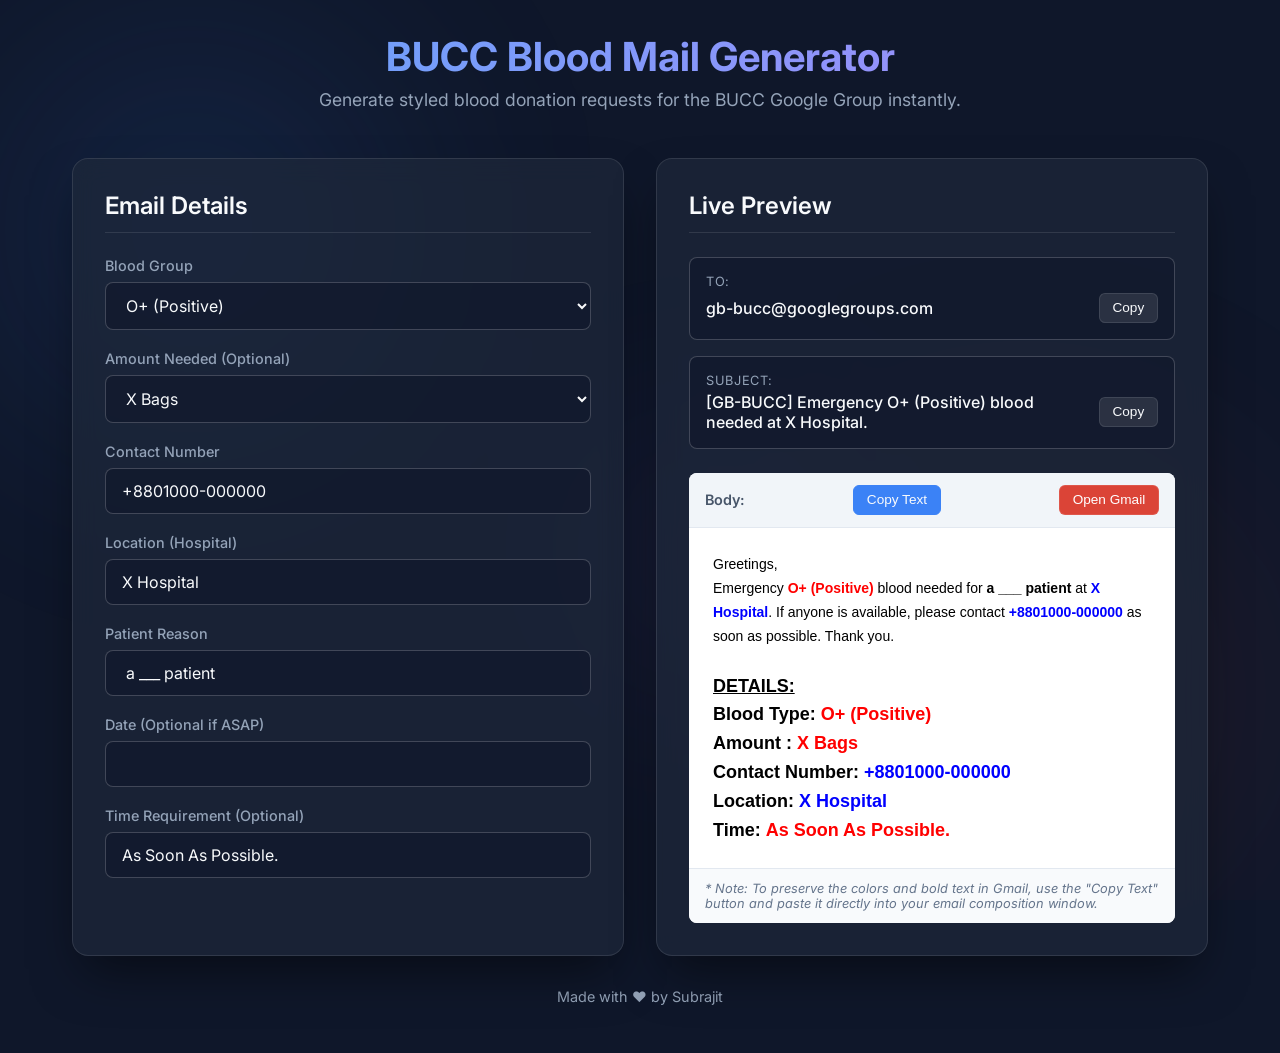
<file: index.html>
<!DOCTYPE html>
<html lang="en">

<head>
    <meta charset="UTF-8">
    <meta name="viewport" content="width=device-width, initial-scale=1.0">
    <title>BUCC Blood Mail Generator</title>
    <link rel="icon" href="favicon.png" type="image/png">
    <link rel="preconnect" href="https://fonts.googleapis.com">
    <link rel="preconnect" href="https://fonts.gstatic.com" crossorigin>
    <link href="https://fonts.googleapis.com/css2?family=Inter:wght@300;400;500;600;700&display=swap" rel="stylesheet">
    <link rel="stylesheet" href="style.css">
</head>

<body>
    <div class="background-shapes">
        <div class="shape shape-1"></div>
        <div class="shape shape-2"></div>
        <div class="shape shape-3"></div>
    </div>

    <div class="container">
        <header>
            <h1>BUCC Blood Mail Generator</h1>
            <p>Generate styled blood donation requests for the BUCC Google Group instantly.</p>
        </header>

        <main class="app-layout">
            <section class="input-section glass-panel">
                <h2>Email Details</h2>
                <form id="emailForm">
                    <div class="form-group">
                        <label for="bloodGroup">Blood Group</label>
                        <select id="bloodGroup" required>
                            <option value="A+ (Positive)">A+ (Positive)</option>
                            <option value="A- (Negative)">A- (Negative)</option>
                            <option value="B+ (Positive)">B+ (Positive)</option>
                            <option value="B- (Negative)">B- (Negative)</option>
                            <option value="O+ (Positive)" selected>O+ (Positive)</option>
                            <option value="O- (Negative)">O- (Negative)</option>
                            <option value="AB+ (Positive)">AB+ (Positive)</option>
                            <option value="AB- (Negative)">AB- (Negative)</option>
                        </select>
                    </div>

                    <div class="form-group">
                        <label for="amount">Amount Needed (Optional)</label>
                        <select id="amount">
                            <option value="1 Bag">1 Bag</option>
                            <option value="2 Bags">2 Bags</option>
                            <option value="3 Bags">3 Bags</option>
                            <option value="4 Bags">4 Bags</option>
                            <option value="5 Bags">5 Bags</option>
                            <option value="X Bags" selected>X Bags</option>
                        </select>
                    </div>

                    <div class="form-group">
                        <label for="phone">Contact Number</label>
                        <input type="text" id="phone" value="+8801000-000000" required>
                    </div>

                    <div class="form-group">
                        <label for="location">Location (Hospital)</label>
                        <input type="text" id="location" value="X Hospital" required>
                    </div>

                    <div class="form-group">
                        <label for="reason">Patient Reason</label>
                        <input type="text" id="reason" value=" a ___ patient" required>
                    </div>

                    <div class="form-group">
                        <label for="date">Date (Optional if ASAP)</label>
                        <input type="text" id="date" value="">
                    </div>

                    <div class="form-group">
                        <label for="time">Time Requirement (Optional)</label>
                        <input type="text" id="time" value="As Soon As Possible.">
                    </div>
                </form>
            </section>

            <section class="preview-section glass-panel">
                <h2>Live Preview</h2>

                <div class="preview-block">
                    <div class="preview-header">
                        <span class="label">To:</span>
                        <div class="copy-group">
                            <span class="value">gb-bucc@googlegroups.com</span>
                            <button class="copy-btn" data-copy="gb-bucc@googlegroups.com">Copy</button>
                        </div>
                    </div>

                    <div class="preview-header">
                        <span class="label">Subject:</span>
                        <div class="copy-group">
                            <span class="value" id="previewSubject"></span>
                            <button class="copy-btn" id="copySubjectBtn">Copy</button>
                        </div>
                    </div>
                </div>

                <div class="preview-body-container">
                    <div class="preview-body-header">
                        <span class="label">Body:</span>
                        <button class="copy-btn primary" id="copyBodyBtn">Copy Text</button>
                        <button class="copy-btn" id="openGmailBtn"
                            style="margin-left: 10px; background: #DB4437; color: white;">Open Gmail</button>
                    </div>
                    <div class="preview-content" id="previewBody">
                        <!-- HTML content generated here -->
                    </div>
                    <div class="helper-text">
                        * Note: To preserve the colors and bold text in Gmail, use the "Copy Text" button
                        and paste it directly into your email composition window.
                    </div>
                </div>
            </section>
        </main>

        <footer
            style="text-align: center; margin-top: 2rem; padding-bottom: 1rem; color: var(--text-muted); font-size: 0.9rem;">
            Made with ❤️ by Subrajit
        </footer>
    </div>

    <script src="script.js"></script>
</body>

</html>
</file>
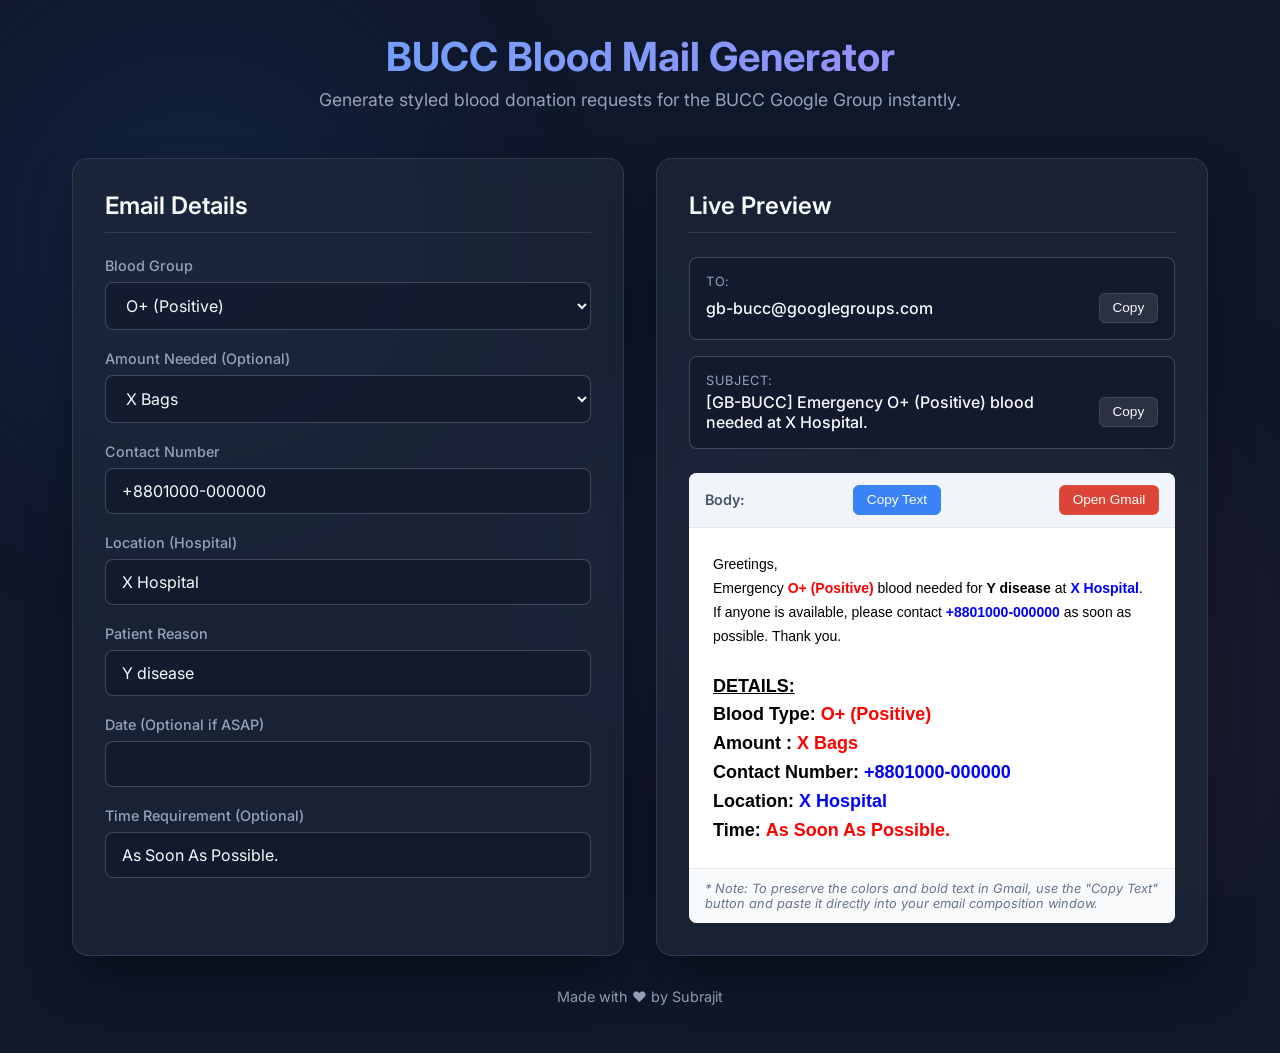
<file: blood_mail_generator_app/assets/web/index.html>
<!DOCTYPE html>
<html lang="en">

<head>
    <meta charset="UTF-8">
    <meta name="viewport" content="width=device-width, initial-scale=1.0">
    <title>BUCC Blood Mail Generator</title>
    <link rel="icon" href="favicon.png" type="image/png">
    <link rel="preconnect" href="https://fonts.googleapis.com">
    <link rel="preconnect" href="https://fonts.gstatic.com" crossorigin>
    <link href="https://fonts.googleapis.com/css2?family=Inter:wght@300;400;500;600;700&display=swap" rel="stylesheet">
    <link rel="stylesheet" href="style.css">
</head>

<body>
    <div class="background-shapes">
        <div class="shape shape-1"></div>
        <div class="shape shape-2"></div>
        <div class="shape shape-3"></div>
    </div>

    <div class="container">
        <header>
            <h1>BUCC Blood Mail Generator</h1>
            <p>Generate styled blood donation requests for the BUCC Google Group instantly.</p>
        </header>

        <main class="app-layout">
            <section class="input-section glass-panel">
                <h2>Email Details</h2>
                <form id="emailForm">
                    <div class="form-group">
                        <label for="bloodGroup">Blood Group</label>
                        <select id="bloodGroup" required>
                            <option value="A+ (Positive)">A+ (Positive)</option>
                            <option value="A- (Negative)">A- (Negative)</option>
                            <option value="B+ (Positive)">B+ (Positive)</option>
                            <option value="B- (Negative)">B- (Negative)</option>
                            <option value="O+ (Positive)" selected>O+ (Positive)</option>
                            <option value="O- (Negative)">O- (Negative)</option>
                            <option value="AB+ (Positive)">AB+ (Positive)</option>
                            <option value="AB- (Negative)">AB- (Negative)</option>
                        </select>
                    </div>

                    <div class="form-group">
                        <label for="amount">Amount Needed (Optional)</label>
                        <select id="amount">
                            <option value="1 Bag">1 Bag</option>
                            <option value="2 Bags">2 Bags</option>
                            <option value="3 Bags">3 Bags</option>
                            <option value="4 Bags">4 Bags</option>
                            <option value="5 Bags">5 Bags</option>
                            <option value="X Bags" selected>X Bags</option>
                        </select>
                    </div>

                    <div class="form-group">
                        <label for="phone">Contact Number</label>
                        <input type="text" id="phone" value="+8801000-000000" required>
                    </div>

                    <div class="form-group">
                        <label for="location">Location (Hospital)</label>
                        <input type="text" id="location" value="X Hospital" required>
                    </div>

                    <div class="form-group">
                        <label for="reason">Patient Reason</label>
                        <input type="text" id="reason" value="Y disease" required>
                    </div>

                    <div class="form-group">
                        <label for="date">Date (Optional if ASAP)</label>
                        <input type="text" id="date" value="">
                    </div>

                    <div class="form-group">
                        <label for="time">Time Requirement (Optional)</label>
                        <input type="text" id="time" value="As Soon As Possible.">
                    </div>
                </form>
            </section>

            <section class="preview-section glass-panel">
                <h2>Live Preview</h2>

                <div class="preview-block">
                    <div class="preview-header">
                        <span class="label">To:</span>
                        <div class="copy-group">
                            <span class="value">gb-bucc@googlegroups.com</span>
                            <button class="copy-btn" data-copy="gb-bucc@googlegroups.com">Copy</button>
                        </div>
                    </div>

                    <div class="preview-header">
                        <span class="label">Subject:</span>
                        <div class="copy-group">
                            <span class="value" id="previewSubject"></span>
                            <button class="copy-btn" id="copySubjectBtn">Copy</button>
                        </div>
                    </div>
                </div>

                <div class="preview-body-container">
                    <div class="preview-body-header">
                        <span class="label">Body:</span>
                        <button class="copy-btn primary" id="copyBodyBtn">Copy Text</button>
                        <button class="copy-btn" id="openGmailBtn"
                            style="margin-left: 10px; background: #DB4437; color: white;">Open Gmail</button>
                    </div>
                    <div class="preview-content" id="previewBody">
                        <!-- HTML content generated here -->
                    </div>
                    <div class="helper-text">
                        * Note: To preserve the colors and bold text in Gmail, use the "Copy Text" button
                        and paste it directly into your email composition window.
                    </div>
                </div>
            </section>
        </main>

        <footer
            style="text-align: center; margin-top: 2rem; padding-bottom: 1rem; color: var(--text-muted); font-size: 0.9rem;">
            Made with ❤️ by Subrajit
        </footer>
    </div>

    <script src="script.js"></script>
</body>

</html>
</file>
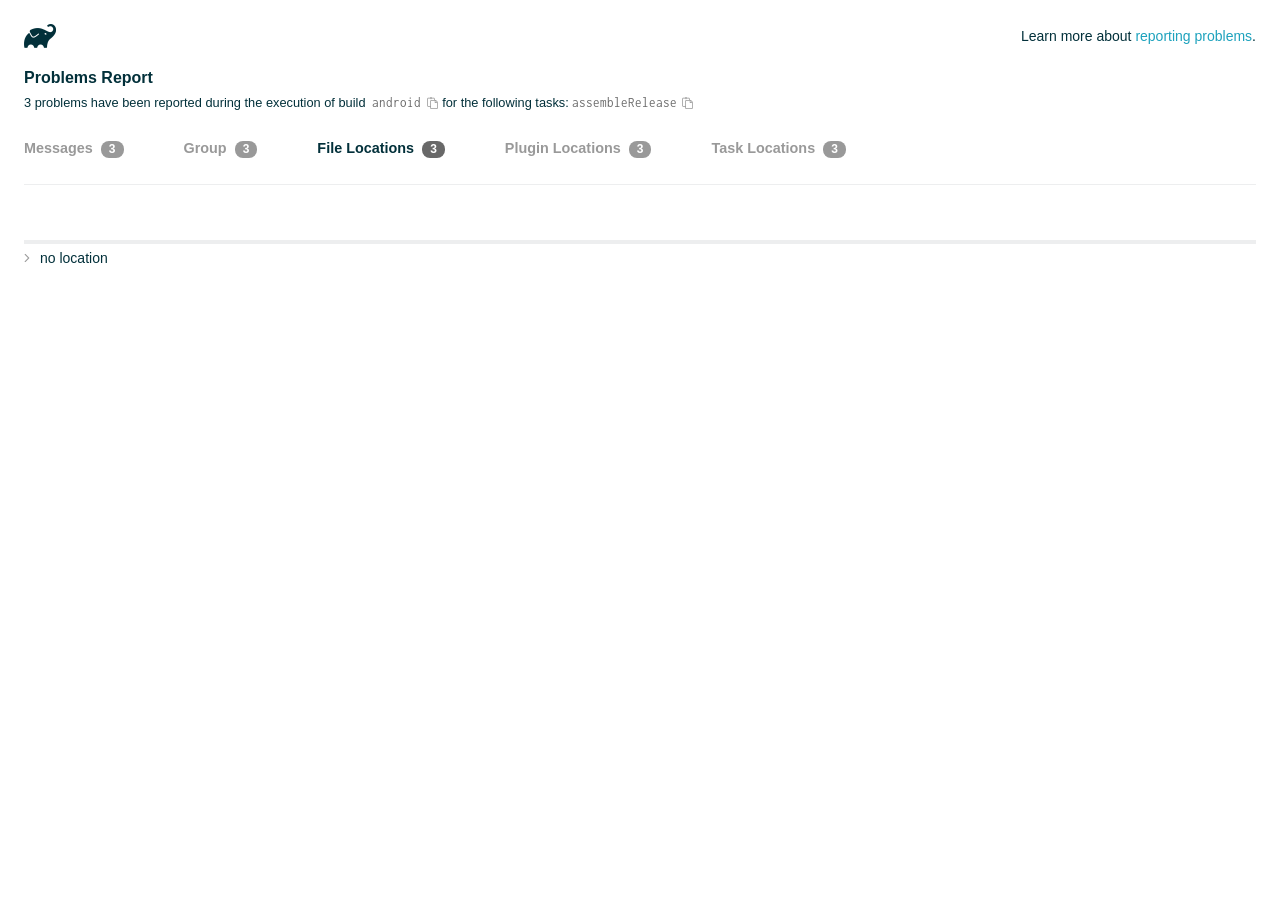
<file: blood_mail_generator_app/android/build/reports/problems/problems-report.html>
<!DOCTYPE html>

<html lang="en">
<head>
    <!-- Required meta tags -->
    <meta charset="utf-8">
    <meta name="viewport" content="width=device-width, initial-scale=1, shrink-to-fit=no">

                    <style type="text/css">
                /*! normalize.css v7.0.0 | MIT License | github.com/necolas/normalize.css */
html {
    line-height: 1.15;
    -ms-text-size-adjust: 100%;
    -webkit-text-size-adjust: 100%
}

body {
    margin: 0
}

article, aside, footer, header, nav, section {
    display: block
}

h1 {
    font-size: 2em;
    margin: .67em 0
}

figcaption, figure, main {
    display: block
}

figure {
    margin: 1em 40px
}

hr {
    box-sizing: content-box;
    height: 0;
    overflow: visible
}

pre {
    font-family: monospace, monospace;
    font-size: 1em
}

a {
    background-color: transparent;
    -webkit-text-decoration-skip: objects
}

abbr[title] {
    border-bottom: none;
    text-decoration: underline;
    text-decoration: underline dotted
}

b, strong {
    font-weight: inherit
}

b, strong {
    font-weight: bolder
}

code, kbd, samp {
    font-family: monospace, monospace;
    font-size: 1em
}

dfn {
    font-style: italic
}

mark {
    background-color: #ff0;
    color: #000
}

small {
    font-size: 80%
}

sub, sup {
    font-size: 75%;
    line-height: 0;
    position: relative;
    vertical-align: baseline
}

sub {
    bottom: -.25em
}

sup {
    top: -.5em
}

audio, video {
    display: inline-block
}

audio:not([controls]) {
    display: none;
    height: 0
}

img {
    border-style: none
}

svg:not(:root) {
    overflow: hidden
}

button, input, optgroup, select, textarea {
    font-family: sans-serif;
    font-size: 100%;
    line-height: 1.15;
    margin: 0
}

button, input {
    overflow: visible
}

button, select {
    text-transform: none
}

[type=reset], [type=submit], button, html [type=button] {
    -webkit-appearance: button
}

[type=button]::-moz-focus-inner, [type=reset]::-moz-focus-inner, [type=submit]::-moz-focus-inner, button::-moz-focus-inner {
    border-style: none;
    padding: 0
}

[type=button]:-moz-focusring, [type=reset]:-moz-focusring, [type=submit]:-moz-focusring, button:-moz-focusring {
    outline: 1px dotted ButtonText
}

fieldset {
    padding: .35em .75em .625em
}

legend {
    box-sizing: border-box;
    color: inherit;
    display: table;
    max-width: 100%;
    padding: 0;
    white-space: normal
}

progress {
    display: inline-block;
    vertical-align: baseline
}

textarea {
    overflow: auto
}

[type=checkbox], [type=radio] {
    box-sizing: border-box;
    padding: 0
}

[type=number]::-webkit-inner-spin-button, [type=number]::-webkit-outer-spin-button {
    height: auto
}

[type=search] {
    -webkit-appearance: textfield;
    outline-offset: -2px
}

[type=search]::-webkit-search-cancel-button, [type=search]::-webkit-search-decoration {
    -webkit-appearance: none
}

::-webkit-file-upload-button {
    -webkit-appearance: button;
    font: inherit
}

details, menu {
    display: block
}

summary {
    display: list-item
}

canvas {
    display: inline-block
}

template {
    display: none
}

[hidden] {
    display: none
}

/* configuration cache styles */

.report-wrapper {
    margin: 0;
    padding: 0 24px;
}

.gradle-logo {
    width: 32px;
    height: 24px;
    background-image: url("[data-uri]");
    background-size: contain;
}

.header {
    display: flex;
    flex-wrap: wrap;
    position: fixed;
    top: 0;
    left: 0;
    width: 100%;
    padding: 24px 24px 0 24px;
    background-color: white;
    z-index: 1;
}

.learn-more {
    margin-left: auto;
    align-self: center;
    font-size: 0.875rem;
    font-weight: normal;
}

.title {
    display: flex;
    align-items: center;
    padding: 18px 0 24px 0;
    flex: 1 0 100%;
}

.content {
    font-size: 0.875rem;
    padding: 240px 0 48px;
    overflow-x: auto;
    white-space: nowrap;
}

.content ol:first-of-type {
    margin: 0;
}

.tree-btn {
    cursor: pointer;
    display: inline-block;
    width: 16px;
    height: 16px;
    background-size: contain;
    background-repeat: no-repeat;
    vertical-align: middle;
    margin-top: -0.2em;
}

.tree-btn.collapsed {
    background-image: url('data:image/svg+xml;utf8,<svg xmlns="http://www.w3.org/2000/svg" viewBox="0 0 192 512"><path d="M166.9 264.5l-117.8 116c-4.7 4.7-12.3 4.7-17 0l-7.1-7.1c-4.7-4.7-4.7-12.3 0-17L127.3 256 25.1 155.6c-4.7-4.7-4.7-12.3 0-17l7.1-7.1c4.7-4.7 12.3-4.7 17 0l117.8 116c4.6 4.7 4.6 12.3-.1 17z" fill="%23999999" stroke="%23999999"/></svg>');
}

.tree-btn.expanded {
    background-image: url('data:image/svg+xml;utf8,<svg xmlns="http://www.w3.org/2000/svg" viewBox="0 0 256 512"><path d="M119.5 326.9L3.5 209.1c-4.7-4.7-4.7-12.3 0-17l7.1-7.1c4.7-4.7 12.3-4.7 17 0L128 287.3l100.4-102.2c4.7-4.7 12.3-4.7 17 0l7.1 7.1c4.7 4.7 4.7 12.3 0 17L136.5 327c-4.7 4.6-12.3 4.6-17-.1z" fill="%23999999" stroke="%23999999"/></svg>');
}

ul .tree-btn {
    margin-right: 3px;
}

.leaf-icon {
    display: inline-block;
    width: 16px;
    height: 16px;
    background-image: url('data:image/svg+xml;utf8,<svg xmlns="http://www.w3.org/2000/svg" viewBox="0 0 256 512"><path d="M32 256 H224" stroke="%23999999" stroke-width="48" stroke-linecap="round"/></svg>');
    background-size: contain;
    background-repeat: no-repeat;
    vertical-align: middle;
    margin-top: -0.2em;
}

.invisible-text {
    user-select: all; /* Allow the text to be selectable */
    color: transparent; /* Hide the text */
    text-indent: -9999px; /* Move the text out of view */
    position: relative;
    white-space: pre; /* Preserve meaningful whitespace in the invisible text for copying */
}

.text-for-copy {
    display: inline-block;
}

.enum-icon {
    display: inline-block;
    width: 16px;
    height: 16px;
    background-image: url('data:image/svg+xml;utf8,<svg xmlns="http://www.w3.org/2000/svg" viewBox="0 0 1024 1024"><circle cx="512" cy="512" r="200" /></svg>');
    background-size: contain;
    background-repeat: no-repeat;
    vertical-align: middle;
    margin-inline-start: 0.5ex;
    margin-inline-end: 0.5ex;
    margin-top: -0.2em;
}

.error-icon {
    display: inline-block;
    width: 16px;
    height: 16px;
    background-image: url('data:image/svg+xml;utf8,<svg xmlns="http://www.w3.org/2000/svg" viewBox="0 0 320 512"><path d="M193.94 256L296.5 153.44l21.15-21.15c3.12-3.12 3.12-8.19 0-11.31l-22.63-22.63c-3.12-3.12-8.19-3.12-11.31 0L160 222.06 36.29 98.34c-3.12-3.12-8.19-3.12-11.31 0L2.34 120.97c-3.12 3.12-3.12 8.19 0 11.31L126.06 256 2.34 379.71c-3.12 3.12-3.12 8.19 0 11.31l22.63 22.63c3.12 3.12 8.19 3.12 11.31 0L160 289.94 262.56 392.5l21.15 21.15c3.12 3.12 8.19 3.12 11.31 0l22.63-22.63c3.12-3.12 3.12-8.19 0-11.31L193.94 256z" fill="%23FC461E" stroke="%23FC461E"/></svg>');
    background-size: contain;
    background-repeat: no-repeat;
    vertical-align: middle;
    margin-inline-start: 0.5ex;
    margin-inline-end: 0.5ex;
    margin-top: -0.2em;
}

.advice-icon {
    display: inline-block;
    width: 16px;
    height: 16px;
    background-image: url('data:image/svg+xml;utf8,<svg width="800px" height="800px" viewBox="-4.93 0 122.88 122.88" version="1.1" id="Layer_1" xmlns="http://www.w3.org/2000/svg" xmlns:xlink="http://www.w3.org/1999/xlink"  style="enable-background:new 0 0 113.01 122.88" xml:space="preserve"><g><path d="M44.13,102.06c-1.14,0.03-2.14-0.81-2.3-1.96c-0.17-1.2,0.64-2.31,1.82-2.54c-1.3-7.37-4.85-11.43-8.6-15.72 c-2.92-3.34-5.95-6.81-8.34-11.92c-2.35-5.03-3.64-10.23-3.6-15.63c0.05-5.4,1.42-10.96,4.4-16.71c0.02-0.04,0.04-0.07,0.06-0.11 l0,0c3.91-6.62,9.38-11.04,15.47-13.52c5.11-2.09,10.66-2.8,16.1-2.3c5.42,0.5,10.73,2.2,15.37,4.94 c5.9,3.49,10.75,8.67,13.42,15.21c1.44,3.54,2.42,7.49,2.54,11.82c0.12,4.31-0.62,8.96-2.61,13.88 c-2.66,6.59-6.18,10.68-9.47,14.51c-3.03,3.53-5.85,6.81-7.42,11.84c0.89,0.21,1.59,0.94,1.73,1.9c0.17,1.24-0.7,2.39-1.94,2.56 l-0.77,0.11c-0.14,1.09-0.23,2.26-0.27,3.51l0.25-0.04c1.24-0.17,2.39,0.7,2.56,1.94c0.17,1.24-0.7,2.39-1.94,2.56l-0.78,0.11 c0.01,0.15,0.02,0.3,0.03,0.45l0,0c0.07,0.88,0.08,1.73,0.03,2.54l0.13-0.02c1.25-0.15,2.38,0.74,2.54,1.98 c0.15,1.25-0.74,2.38-1.98,2.54l-1.68,0.21c-1.2,3.11-3.34,5.48-5.87,6.94c-1.74,1.01-3.67,1.59-5.61,1.71 c-1.97,0.12-3.96-0.25-5.78-1.13c-2.08-1.02-3.94-2.71-5.29-5.14c-0.65-0.33-1.13-0.97-1.23-1.75c-0.04-0.31-0.01-0.61,0.07-0.89 c-0.39-1.16-0.68-2.43-0.87-3.83l-0.07,0.01c-1.24,0.17-2.39-0.7-2.56-1.94c-0.17-1.24,0.7-2.39,1.94-2.56l0.54-0.08 C44.19,104.32,44.18,103.16,44.13,102.06L44.13,102.06z M2.18,58.86C1.01,58.89,0.04,57.98,0,56.81c-0.04-1.17,0.88-2.14,2.05-2.18 l8.7-0.3c1.17-0.04,2.14,0.88,2.18,2.05c0.04,1.17-0.88,2.14-2.05,2.18L2.18,58.86L2.18,58.86z M110.68,50.25 c1.16-0.12,2.2,0.73,2.32,1.89c0.12,1.16-0.73,2.2-1.89,2.32l-8.66,0.91c-1.16,0.12-2.2-0.73-2.32-1.89 c-0.12-1.16,0.73-2.2,1.89-2.32L110.68,50.25L110.68,50.25z M94.91,14.78c0.65-0.97,1.96-1.23,2.93-0.58 c0.97,0.65,1.23,1.96,0.58,2.93l-4.84,7.24c-0.65,0.97-1.96,1.23-2.93,0.58c-0.97-0.65-1.23-1.96-0.58-2.93L94.91,14.78 L94.91,14.78z M57.63,2.06c0.03-1.17,1-2.09,2.16-2.06c1.17,0.03,2.09,1,2.06,2.16l-0.22,8.7c-0.03,1.17-1,2.09-2.16,2.06 c-1.17-0.03-2.09-1-2.06-2.16L57.63,2.06L57.63,2.06z M13.88,15.53c-0.86-0.8-0.9-2.14-0.11-2.99c0.8-0.86,2.14-0.9,2.99-0.11 l6.37,5.94c0.86,0.8,0.9,2.14,0.11,2.99c-0.8,0.86-2.14,0.9-2.99,0.11L13.88,15.53L13.88,15.53z M47.88,96.95l18.49-2.63 c1.59-6.7,5.05-10.73,8.8-15.08c3.08-3.58,6.36-7.4,8.76-13.34c1.76-4.35,2.41-8.43,2.31-12.19c-0.1-3.75-0.96-7.21-2.24-10.34 c-2.3-5.63-6.51-10.11-11.65-13.15c-4.11-2.43-8.8-3.94-13.59-4.37c-4.77-0.44-9.64,0.19-14.13,2.02 c-5.26,2.15-9.99,5.97-13.39,11.72c-2.64,5.12-3.86,10.02-3.9,14.73c-0.04,4.74,1.11,9.33,3.2,13.8c2.13,4.56,4.97,7.8,7.69,10.92 C42.47,83.9,46.48,88.49,47.88,96.95L47.88,96.95z M65.62,99.02l-17.27,2.45c0.05,1.1,0.07,2.25,0.05,3.47l17.05-2.42 C65.47,101.29,65.52,100.12,65.62,99.02L65.62,99.02z M48.49,109.52c0.12,0.92,0.3,1.76,0.53,2.54l16.55-2.04 c0.11-0.86,0.13-1.77,0.05-2.74l0,0l0-0.02l-0.01-0.17L48.49,109.52L48.49,109.52z M51.37,116.36c0.64,0.67,1.35,1.19,2.1,1.55 c1.15,0.56,2.42,0.79,3.67,0.72c1.29-0.08,2.57-0.47,3.74-1.15c1.1-0.64,2.09-1.53,2.88-2.65L51.37,116.36L51.37,116.36z"/></g></svg>');
    background-size: contain;
    background-repeat: no-repeat;
    vertical-align: middle;
    margin-inline-start: 0.5ex;
    margin-inline-end: 0.5ex;
    margin-top: -0.2em;
}

.warning-icon {
    display: inline-block;
    width: 13px;
    height: 13px;
    background-image: url('data:image/svg+xml;utf8,<svg xmlns="http://www.w3.org/2000/svg" viewBox="0 0 576 512"><path d="M270.2 160h35.5c3.4 0 6.1 2.8 6 6.2l-7.5 196c-.1 3.2-2.8 5.8-6 5.8h-20.5c-3.2 0-5.9-2.5-6-5.8l-7.5-196c-.1-3.4 2.6-6.2 6-6.2zM288 388c-15.5 0-28 12.5-28 28s12.5 28 28 28 28-12.5 28-28-12.5-28-28-28zm281.5 52L329.6 24c-18.4-32-64.7-32-83.2 0L6.5 440c-18.4 31.9 4.6 72 41.6 72H528c36.8 0 60-40 41.5-72zM528 480H48c-12.3 0-20-13.3-13.9-24l240-416c6.1-10.6 21.6-10.7 27.7 0l240 416c6.2 10.6-1.5 24-13.8 24z" fill="%23DEAD22" stroke="%23DEAD22"/></svg>');
    background-size: contain;
    background-repeat: no-repeat;
    vertical-align: middle;
    margin-inline-start: 0.3ex;
    margin-inline-end: 1.1ex;
    margin-top: -0.1em;
}

.documentation-button {
    cursor: pointer;
    display: inline-block;
    width: 13px;
    height: 13px;
    background-image: url('data:image/svg+xml;utf8,<svg xmlns="http://www.w3.org/2000/svg" viewBox="0 0 512 512"><path d="M256 340c-15.464 0-28 12.536-28 28s12.536 28 28 28 28-12.536 28-28-12.536-28-28-28zm7.67-24h-16c-6.627 0-12-5.373-12-12v-.381c0-70.343 77.44-63.619 77.44-107.408 0-20.016-17.761-40.211-57.44-40.211-29.144 0-44.265 9.649-59.211 28.692-3.908 4.98-11.054 5.995-16.248 2.376l-13.134-9.15c-5.625-3.919-6.86-11.771-2.645-17.177C185.658 133.514 210.842 116 255.67 116c52.32 0 97.44 29.751 97.44 80.211 0 67.414-77.44 63.849-77.44 107.408V304c0 6.627-5.373 12-12 12zM256 40c118.621 0 216 96.075 216 216 0 119.291-96.61 216-216 216-119.244 0-216-96.562-216-216 0-119.203 96.602-216 216-216m0-32C119.043 8 8 119.083 8 256c0 136.997 111.043 248 248 248s248-111.003 248-248C504 119.083 392.957 8 256 8z" fill="%23999999" stroke="%23999999"/></svg>');
    background-size: contain;
    background-repeat: no-repeat;
    vertical-align: middle;
    margin-inline-start: 0.5ex;
    margin-inline-end: 0.5ex;
    margin-top: -0.2em;
}

.documentation-button::selection {
    color: transparent;
}

.documentation-button:hover {
    color: transparent;
}

.copy-button {
    cursor: pointer;
    display: inline-block;
    width: 12px;
    height: 12px;
    background-image: url('data:image/svg+xml;utf8,<svg xmlns="http://www.w3.org/2000/svg" viewBox="0 0 448 512"><path d="M433.941 193.941l-51.882-51.882A48 48 0 0 0 348.118 128H320V80c0-26.51-21.49-48-48-48h-66.752C198.643 13.377 180.858 0 160 0s-38.643 13.377-45.248 32H48C21.49 32 0 53.49 0 80v288c0 26.51 21.49 48 48 48h80v48c0 26.51 21.49 48 48 48h224c26.51 0 48-21.49 48-48V227.882a48 48 0 0 0-14.059-33.941zm-22.627 22.627a15.888 15.888 0 0 1 4.195 7.432H352v-63.509a15.88 15.88 0 0 1 7.431 4.195l51.883 51.882zM160 30c9.941 0 18 8.059 18 18s-8.059 18-18 18-18-8.059-18-18 8.059-18 18-18zM48 384c-8.822 0-16-7.178-16-16V80c0-8.822 7.178-16 16-16h66.752c6.605 18.623 24.389 32 45.248 32s38.643-13.377 45.248-32H272c8.822 0 16 7.178 16 16v48H176c-26.51 0-48 21.49-48 48v208H48zm352 96H176c-8.822 0-16-7.178-16-16V176c0-8.822 7.178-16 16-16h144v72c0 13.2 10.8 24 24 24h72v208c0 8.822-7.178 16-16 16z" fill="%23999999" stroke="%23999999"/></svg>');
    background-size: contain;
    background-repeat: no-repeat;
    vertical-align: middle;
    margin-inline-start: 0.5ex;
    margin-top: -0.2em;
}

.groups{
    display: flex;
    border-bottom: 1px solid #EDEEEF;
    flex: 1 0 100%;
}

.uncategorized {
    display: flex;
    border-top: 4px solid #EDEEEF;
    flex: 1 0 100%;
}

.group-selector {
    padding: 0 52px 24px 0;
    font-size: 0.9rem;
    font-weight: bold;
    color: #999999;
    cursor: pointer;
}

.group-selector__count {
    margin: 0 8px;
    border-radius: 8px;
    background-color: #999;
    color: #fff;
    padding: 1px 8px 2px;
    font-size: 0.75rem;
}

.group-selector--active {
    color: #02303A;
    cursor: auto;
}

.group-selector--active .group-selector__count {
    background-color: #686868;
}

.group-selector--disabled {
    cursor: not-allowed;
}

.accordion-header {
    cursor: pointer;
}

.container {
    padding-left: 0.5em;
    padding-right: 0.5em;
}

.stacktrace {
    border-radius: 4px;
    overflow-x: auto;
    padding: 0.5rem;
    margin-bottom: 0;
    min-width: 1000px;
}

/* Lato (bold, regular) */
@font-face {
    font-display: swap;
    font-family: Lato;
    font-weight: 500;
    font-style: normal;
    src: url("https://assets.gradle.com/lato/fonts/lato-semibold/lato-semibold.woff2") format("woff2"),
    url("https://assets.gradle.com/lato/fonts/lato-semibold/lato-semibold.woff") format("woff");
}

@font-face {
    font-display: swap;
    font-family: Lato;
    font-weight: bold;
    font-style: normal;
    src: url("https://assets.gradle.com/lato/fonts/lato-bold/lato-bold.woff2") format("woff2"),
    url("https://assets.gradle.com/lato/fonts/lato-bold/lato-bold.woff") format("woff");
}

* {
    -webkit-box-sizing: border-box;
    -moz-box-sizing: border-box;
    box-sizing: border-box;
}

html,
body {
    margin: 0;
    padding: 0;
}

html {
    font-family: "Lato", "Helvetica Neue", Arial, sans-serif;
    font-size: 16px;
    font-weight: 400;
    line-height: 1.5;
}

body {
    color: #02303A;
    background-color: #ffffff;
    -webkit-text-size-adjust: 100%;
    -ms-text-size-adjust: 100%;
    -webkit-font-smoothing: antialiased;
}


/* typography */
h1, h2, h3, h4, h5, h6 {
    color: #02303A;
    text-rendering: optimizeLegibility;
    margin: 0;
}

h1 {
    font-size: 1rem;
}

h2 {
    font-size: 0.9rem;
}

h3 {
    font-size: 1.125rem;
}

h4, h5, h6 {
    font-size: 0.875rem;
}

h1 code {
    font-weight: bold;
}

ul, ol, dl {
    list-style-position: outside;
    line-height: 1.6;
    padding: 0;
    margin: 0 0 0 20px;
    list-style-type: none;
}

li {
    line-height: 2;
}

a {
    color: #1DA2BD;
    text-decoration: none;
    transition: all 0.3s ease, visibility 0s;
}

a:hover {
    color: #35c1e4;
}

/* code */
code, pre {
    font-family: Inconsolata, Monaco, "Courier New", monospace;
    font-style: normal;
    font-variant-ligatures: normal;
    font-variant-caps: normal;
    font-variant-numeric: normal;
    font-variant-east-asian: normal;
    font-weight: normal;
    font-stretch: normal;
    color: #686868;
}

*:not(pre) > code {
    letter-spacing: 0;
    padding: 0.1em 0.5ex;
    text-rendering: optimizeSpeed;
    word-spacing: -0.15em;
    word-wrap: break-word;
}

pre {
    font-size: 0.75rem;
    line-height: 1.8;
    margin-top: 0;
    margin-bottom: 1.5em;
    padding: 1rem;
}

pre code {
    background-color: transparent;
    color: inherit;
    line-height: 1.8;
    font-size: 100%;
    padding: 0;
}

a code {
    color: #1BA8CB;
}

pre.code, pre.programlisting, pre.screen, pre.tt {
    background-color: #f7f7f8;
    border-radius: 4px;
    font-size: 1em;
    line-height: 1.45;
    margin-bottom: 1.25em;
    overflow-x: auto;
    padding: 1rem;
}

li em, p em {
    padding: 0 1px;
}

code em, tt em {
    text-decoration: none;
}

code + .copy-button {
    margin-inline-start: 0.2ex;
}

.java-exception {
    font-size: 0.75rem;
    padding-left: 24px;
}

.java-exception ul {
    margin: 0;
    line-height: inherit;
}

.java-exception code {
    white-space: pre;
}

.java-exception-part-toggle {
    user-select: none;
    cursor: pointer;
    border-radius: 2px;
    padding: 0.1em 0.2em;
    background: azure;
    color: #686868;
}

                </style>
    <!-- Inconsolata is used as a default monospace font in the report. -->
    <link rel="stylesheet" href="https://fonts.googleapis.com/css?family=Inconsolata:400,700" />

    <title>Gradle Configuration Cache</title>
</head>
<body>

<div id="playground"></div>

<div class="report" id="report">
    Loading...
</div>

<script type="text/javascript">
function configurationCacheProblems() { return (
// begin-report-data
{"diagnostics":[{"locations":[{"pluginId":"kotlin-android"}],"problem":[{"text":"Deprecated 'org.jetbrains.kotlin.android' plugin usage"}],"severity":"WARNING","problemDetails":[{"text":"The 'org.jetbrains.kotlin.android' plugin in project ':app' is no longer required for Kotlin support since AGP 9.0."}],"contextualLabel":"Deprecated 'org.jetbrains.kotlin.android' plugin usage","documentationLink":"https://kotl.in/gradle/agp-built-in-kotlin","problemId":[{"name":"kgp:deprecation","displayName":"Kotlin Gradle Plugin Deprecation"},{"name":"kotlin","displayName":"Kotlin"},{"name":"deprecated-kotlin-android-plugin","displayName":"Deprecated 'org.jetbrains.kotlin.android' plugin usage"}],"solutions":[[{"text":"Remove both `android.builtInKotlin=true` and `android.newDsl=false` from `gradle.properties`, then migrate to built-in Kotlin."}]]},{"problem":[{"text":"Properties should be assigned using the 'propName = value' syntax. Setting a property via the Gradle-generated 'propName value' or 'propName(value)' syntax in Groovy DSL has been deprecated."}],"severity":"WARNING","problemDetails":[{"text":"This is scheduled to be removed in Gradle 10."}],"contextualLabel":"Properties should be assigned using the 'propName = value' syntax. Setting a property via the Gradle-generated 'propName value' or 'propName(value)' syntax in Groovy DSL has been deprecated.","documentationLink":"https://docs.gradle.org/9.1.0/userguide/upgrading_version_8.html#groovy_space_assignment_syntax","problemId":[{"name":"deprecation","displayName":"Deprecation"},{"name":"properties-should-be-assigned-using-the-propname-value-syntax-setting-a-property-via-the-gradle-generated-propname-value-or-propname-value-syntax-in-groovy-dsl","displayName":"Properties should be assigned using the 'propName = value' syntax. Setting a property via the Gradle-generated 'propName value' or 'propName(value)' syntax in Groovy DSL has been deprecated."}],"solutions":[[{"text":"Use assignment ('group = <value>') instead."}]]},{"problem":[{"text":"Properties should be assigned using the 'propName = value' syntax. Setting a property via the Gradle-generated 'propName value' or 'propName(value)' syntax in Groovy DSL has been deprecated."}],"severity":"WARNING","problemDetails":[{"text":"This is scheduled to be removed in Gradle 10."}],"contextualLabel":"Properties should be assigned using the 'propName = value' syntax. Setting a property via the Gradle-generated 'propName value' or 'propName(value)' syntax in Groovy DSL has been deprecated.","documentationLink":"https://docs.gradle.org/9.1.0/userguide/upgrading_version_8.html#groovy_space_assignment_syntax","problemId":[{"name":"deprecation","displayName":"Deprecation"},{"name":"properties-should-be-assigned-using-the-propname-value-syntax-setting-a-property-via-the-gradle-generated-propname-value-or-propname-value-syntax-in-groovy-dsl","displayName":"Properties should be assigned using the 'propName = value' syntax. Setting a property via the Gradle-generated 'propName value' or 'propName(value)' syntax in Groovy DSL has been deprecated."}],"solutions":[[{"text":"Use assignment ('version = <value>') instead."}]]}],"problemsReport":{"totalProblemCount":3,"buildName":"android","requestedTasks":"assembleRelease","documentationLink":"https://docs.gradle.org/9.1.0/userguide/reporting_problems.html","documentationLinkCaption":"Problem report","summaries":[]}}
// end-report-data
);}
</script>
                <script type="text/javascript">
                !function(n,t){"object"==typeof exports&&"object"==typeof module?module.exports=t():"function"==typeof define&&define.amd?define([],t):"object"==typeof exports?exports["configuration-cache-report"]=t():n["configuration-cache-report"]=t()}(this,(()=>(({70:function(){void 0===ArrayBuffer.isView&&(ArrayBuffer.isView=function(n){return null!=n&&null!=n.__proto__&&n.__proto__.__proto__===Int8Array.prototype.__proto__}),void 0===Math.imul&&(Math.imul=function(n,t){return(4294901760&n)*(65535&t)+(65535&n)*(0|t)|0}),this["configuration-cache-report"]=function(n){"use strict";var t,r,i,e,u,o,f,s,c,a,h,l,_,v,d,g,w,b,p,m,k,q,y,B,C,x,j,P,I,S,z,T,E,L,N,A,M,F,D,O,R,H,$,G,U,V,Q,Z,Y,W,K,X,J,nn,tn,rn,en,un,on,fn,sn,cn,an,hn,ln,_n,vn,dn,gn,wn,bn,pn,mn,kn,qn,yn,Bn,Cn,xn,jn,Pn,In,Sn,zn,Tn,En,Ln,Nn,An,Mn=Math.imul,Fn=ArrayBuffer.isView;function Dn(n,t){if(!(t>=0))throw _u(ce("Requested element count "+t+" is less than zero."));return function(n,t){if(!(t>=0))throw _u(ce("Requested element count "+t+" is less than zero."));if(0===t)return Ct();if(t>=n.length)return function(n){switch(n.length){case 0:return Ct();case 1:return qr(n[0]);default:return function(n){return Hr(function(n){return new It(n,!1)}(n))}(n)}}(n);if(1===t)return qr(n[0]);var r=0,i=Rr(),e=0,u=n.length;n:for(;e<u;){var o=n[e];if(e=e+1|0,i.d(o),(r=r+1|0)===t)break n}return i}(n,rt(n.length-t|0,0))}function On(n,t,r,i,e,u,o){return t=t===A?", ":t,r=r===A?"":r,i=i===A?"":i,e=e===A?-1:e,u=u===A?"...":u,o=o===A?null:o,function(n,t,r,i,e,u,o,f){r=r===A?", ":r,i=i===A?"":i,e=e===A?"":e,u=u===A?-1:u,o=o===A?"...":o,f=f===A?null:f,t.e(i);var s=0,c=0,a=n.length;n:for(;c<a;){var h=n[c];if(c=c+1|0,(s=s+1|0)>1&&t.e(r),!(u<0||s<=u))break n;Jt(t,h,f)}return u>=0&&s>u&&t.e(o),t.e(e),t}(n,Bi(),t,r,i,e,u,o).toString()}function Rn(n){return n.length-1|0}function Hn(n,t){if(null==t){var r=0,i=n.length-1|0;if(r<=i)do{var e=r;if(r=r+1|0,null==n[e])return e}while(r<=i)}else{var u=0,o=n.length-1|0;if(u<=o)do{var f=u;if(u=u+1|0,le(t,n[f]))return f}while(u<=o)}return-1}function $n(n,t,r,i,e,u,o){return t=t===A?", ":t,r=r===A?"":r,i=i===A?"":i,e=e===A?-1:e,u=u===A?"...":u,o=o===A?null:o,Gn(n,Bi(),t,r,i,e,u,o).toString()}function Gn(n,t,r,i,e,u,o,f){r=r===A?", ":r,i=i===A?"":i,e=e===A?"":e,u=u===A?-1:u,o=o===A?"...":o,f=f===A?null:f,t.e(i);var s=0,c=n.f();n:for(;c.g();){var a=c.h();if((s=s+1|0)>1&&t.e(r),!(u<0||s<=u))break n;Jt(t,a,f)}return u>=0&&s>u&&t.e(o),t.e(e),t}function Un(n){if(n.i())throw xu("List is empty.");return n.j(0)}function Vn(n){return new tt(n)}function Qn(n){if(Ke(n,Di)){var t;switch(n.k()){case 0:t=Ct();break;case 1:t=qr(Ke(n,Fi)?n.j(0):n.f().h());break;default:t=Zn(n)}return t}return xt(Xn(n))}function Zn(n){return Hr(n)}function Yn(n){if(Ke(n,Di)&&n.k()<=1)return Qn(n);var t=Xn(n);return function(n){var t=(n.k()/2|0)-1|0;if(t<0)return br();var r=jt(n),i=0;if(i<=t)do{var e=i;i=i+1|0;var u=n.j(e);n.f4(e,n.j(r)),n.f4(r,u),r=r-1|0}while(e!==t)}(t),t}function Wn(n,t){if(!(t>=0))throw _u(ce("Requested element count "+t+" is less than zero."));return function(n,t){if(!(t>=0))throw _u(ce("Requested element count "+t+" is less than zero."));if(0===t)return Ct();if(Ke(n,Di)){if(t>=n.k())return Qn(n);if(1===t)return qr(function(n){if(Ke(n,Fi))return Un(n);var t=n.f();if(!t.g())throw xu("Collection is empty.");return t.h()}(n))}var r=0,i=Rr(),e=n.f();n:for(;e.g();){var u=e.h();if(i.d(u),(r=r+1|0)===t)break n}return xt(i)}(n,rt(n.k()-t|0,0))}function Kn(n,t){if(!(t>=0))throw _u(ce("Requested element count "+t+" is less than zero."));if(0===t)return Ct();var r=n.k();if(t>=r)return Qn(n);if(1===t)return qr(Jn(n));var i=Rr();if(Ke(n,bi)){var e=r-t|0;if(e<r)do{var u=e;e=e+1|0,i.d(n.j(u))}while(e<r)}else for(var o=n.l(r-t|0);o.g();){var f=o.h();i.d(f)}return i}function Xn(n){return Ke(n,Di)?Zn(n):nt(n,Or())}function Jn(n){if(n.i())throw xu("List is empty.");return n.j(jt(n))}function nt(n,t){for(var r=n.f();r.g();){var i=r.h();t.d(i)}return t}function tt(n){this.n_1=n}function rt(n,t){return n<t?t:n}function it(n,t){return n>t?t:n}function et(n,t){return Kt().q(n,t,-1)}function ut(n,t){return new Ft(n,t)}function ot(n){var t=n.f();if(!t.g())return Ct();var r=t.h();if(!t.g())return qr(r);var i=Or();for(i.d(r);t.g();)i.d(t.h());return i}function ft(n){this.r_1=n}function st(n,t){this.s_1=n,this.t_1=t}function ct(){}function at(n){this.x_1=n,this.w_1=0}function ht(n,t){this.a1_1=n,at.call(this,n),_t().b1(t,this.a1_1.k()),this.w_1=t}function lt(){t=this}function _t(){return null==t&&new lt,t}function vt(){_t(),ct.call(this)}function dt(n){this.h1_1=n}function gt(n,t){return t===n?"(this Map)":Vi(t)}function wt(n,t){var r;n:{for(var i=n.o().f();i.g();){var e=i.h();if(le(e.j1(),t)){r=e;break n}}r=null}return r}function bt(){r=this}function pt(){return null==r&&new bt,r}function mt(n){this.q1_1=n,ct.call(this)}function kt(){pt(),this.n1_1=null,this.o1_1=null}function qt(){i=this}function yt(){return null==i&&new qt,i}function Bt(n){return n.length>0?ou(n):Ct()}function Ct(){return null==e&&new Pt,e}function xt(n){switch(n.k()){case 0:return Ct();case 1:return qr(n.j(0));default:return n}}function jt(n){return n.k()-1|0}function Pt(){e=this,this.z1_1=new ke(-1478467534,-1720727600)}function It(n,t){this.b2_1=n,this.c2_1=t}function St(){u=this}function zt(){return null==u&&new St,u}function Tt(n,t){return Ke(n,Di)?n.k():t}function Et(n,t){if(Ke(t,Di))return n.m(t);for(var r=!1,i=t.f();i.g();){var e=i.h();n.d(e)&&(r=!0)}return r}function Lt(){}function Nt(n,t){this.h2_1=n,this.g2_1=n.i2_1.l(function(n,t){if(!(0<=t&&t<=n.k()))throw du("Position index "+t+" must be in range ["+Ve(0,n.k())+"].");return n.k()-t|0}(n,t))}function At(n){vt.call(this),this.i2_1=n}function Mt(n){this.k2_1=n,this.j2_1=n.l2_1.f()}function Ft(n,t){this.l2_1=n,this.m2_1=t}function Dt(n){for(;n.n2_1.g();){var t=n.n2_1.h();if(n.q2_1.t2_1(t)===n.q2_1.s2_1)return n.p2_1=t,n.o2_1=1,br()}n.o2_1=0}function Ot(n){this.q2_1=n,this.n2_1=n.r2_1.f(),this.o2_1=-1,this.p2_1=null}function Rt(n,t,r){t=t===A||t,this.r2_1=n,this.s2_1=t,this.t2_1=r}function Ht(){return null==o&&new $t,o}function $t(){o=this,this.u2_1=new ke(1993859828,793161749)}function Gt(n,t,r){return Ut(Ut(n,r)-Ut(t,r)|0,r)}function Ut(n,t){var r=n%t|0;return r>=0?r:r+t|0}function Vt(){f=this,this.p_1=new Zt(1,0)}function Qt(){return null==f&&new Vt,f}function Zt(n,t){Qt(),Xt.call(this,n,t,1)}function Yt(n,t,r){Lt.call(this),this.d3_1=r,this.e3_1=t,this.f3_1=this.d3_1>0?n<=t:n>=t,this.g3_1=this.f3_1?n:this.e3_1}function Wt(){s=this}function Kt(){return null==s&&new Wt,s}function Xt(n,t,r){if(Kt(),0===r)throw _u("Step must be non-zero.");if(r===mr().MIN_VALUE)throw _u("Step must be greater than Int.MIN_VALUE to avoid overflow on negation.");this.z2_1=n,this.a3_1=function(n,t,r){var i;if(r>0)i=n>=t?t:t-Gt(t,n,r)|0;else{if(!(r<0))throw _u("Step is zero.");i=n<=t?t:t+Gt(n,t,0|-r)|0}return i}(n,t,r),this.b3_1=r}function Jt(n,t,r){null!=r?n.e(r(t)):null==t||nu(t)?n.e(t):t instanceof Mi?n.i3(t.h3_1):n.e(Vi(t))}function nr(n,t,r){if(n===t)return!0;if(!(r=r!==A&&r))return!1;var i=xi(n),e=xi(t);return i===e||le(new Mi(ne(Li(i).toLowerCase(),0)),new Mi(ne(Li(e).toLowerCase(),0)))}function tr(n){return re(n)-1|0}function rr(n,t,r,i){return r=r===A?0:r,(i=i!==A&&i)||"string"!=typeof n?ir(n,t,r,re(n),i):n.indexOf(t,r)}function ir(n,t,r,i,e,u){var o=(u=u!==A&&u)?et(it(r,tr(n)),rt(i,0)):Ve(rt(r,0),it(i,re(n)));if("string"==typeof n&&"string"==typeof t){var f=o.z2_1,s=o.a3_1,c=o.b3_1;if(c>0&&f<=s||c<0&&s<=f)do{var a=f;if(f=f+c|0,Ti(t,0,n,a,re(t),e))return a}while(a!==s)}else{var h=o.z2_1,l=o.a3_1,_=o.b3_1;if(_>0&&h<=l||_<0&&l<=h)do{var v=h;if(h=h+_|0,fr(t,0,n,v,re(t),e))return v}while(v!==l)}return-1}function er(n){var t=0,r=re(n)-1|0,i=!1;n:for(;t<=r;){var e=ji(ne(n,i?r:t));if(i){if(!e)break n;r=r-1|0}else e?t=t+1|0:i=!0}return ie(n,t,r+1|0)}function ur(n,t){return ce(ie(n,t.y2(),t.c3()+1|0))}function or(n,t,r,i,e){r=r===A?0:r,i=i!==A&&i,sr(e=e===A?0:e);var u,o,f=ou(t);return new hr(n,r,e,(u=f,o=i,function(n,t){var r=function(n,t,r,i){if(!i&&1===t.k()){var e=function(n){if(Ke(n,Fi))return function(n){var t;switch(n.k()){case 0:throw xu("List is empty.");case 1:t=n.j(0);break;default:throw _u("List has more than one element.")}return t}(n);var t=n.f();if(!t.g())throw xu("Collection is empty.");var r=t.h();if(t.g())throw _u("Collection has more than one element.");return r}(t),u=rr(n,e,r);return u<0?null:_r(u,e)}var o=Ve(rt(r,0),re(n));if("string"==typeof n){var f=o.z2_1,s=o.a3_1,c=o.b3_1;if(c>0&&f<=s||c<0&&s<=f)do{var a,h=f;f=f+c|0;n:{for(var l=t.f();l.g();){var _=l.h();if(Ti(_,0,n,h,_.length,i)){a=_;break n}}a=null}if(null!=a)return _r(h,a)}while(h!==s)}else{var v=o.z2_1,d=o.a3_1,g=o.b3_1;if(g>0&&v<=d||g<0&&d<=v)do{var w,b=v;v=v+g|0;n:{for(var p=t.f();p.g();){var m=p.h();if(fr(m,0,n,b,m.length,i)){w=m;break n}}w=null}if(null!=w)return _r(b,w)}while(b!==d)}return null}(n,u,t,o);return null==r?null:_r(r.t3_1,r.u3_1.length)}))}function fr(n,t,r,i,e,u){if(i<0||t<0||t>(re(n)-e|0)||i>(re(r)-e|0))return!1;var o=0;if(o<e)do{var f=o;if(o=o+1|0,!nr(ne(n,t+f|0),ne(r,i+f|0),u))return!1}while(o<e);return!0}function sr(n){if(!(n>=0))throw _u(ce("Limit must be non-negative, but was "+n))}function cr(n){if(n.l3_1<0)n.j3_1=0,n.m3_1=null;else{var t;if(n.o3_1.r3_1>0?(n.n3_1=n.n3_1+1|0,t=n.n3_1>=n.o3_1.r3_1):t=!1,t||n.l3_1>re(n.o3_1.p3_1))n.m3_1=Ve(n.k3_1,tr(n.o3_1.p3_1)),n.l3_1=-1;else{var r=n.o3_1.s3_1(n.o3_1.p3_1,n.l3_1);if(null==r)n.m3_1=Ve(n.k3_1,tr(n.o3_1.p3_1)),n.l3_1=-1;else{var i=r.v3(),e=r.w3();n.m3_1=function(n,t){return t<=mr().MIN_VALUE?Qt().p_1:Ve(n,t-1|0)}(n.k3_1,i),n.k3_1=i+e|0,n.l3_1=n.k3_1+(0===e?1:0)|0}}n.j3_1=1}}function ar(n){this.o3_1=n,this.j3_1=-1,this.k3_1=function(n,t,r){if(0>r)throw _u("Cannot coerce value to an empty range: maximum "+r+" is less than minimum 0.");return n<0?0:n>r?r:n}(n.q3_1,0,re(n.p3_1)),this.l3_1=this.k3_1,this.m3_1=null,this.n3_1=0}function hr(n,t,r,i){this.p3_1=n,this.q3_1=t,this.r3_1=r,this.s3_1=i}function lr(n,t){this.t3_1=n,this.u3_1=t}function _r(n,t){return new lr(n,t)}function vr(){}function dr(){}function gr(){}function wr(){c=this}function br(){return null==c&&new wr,c}function pr(){a=this,this.MIN_VALUE=-2147483648,this.MAX_VALUE=2147483647,this.SIZE_BYTES=4,this.SIZE_BITS=32}function mr(){return null==a&&new pr,a}function kr(n){for(var t=[],r=n.f();r.g();)t.push(r.h());return t}function qr(n){return 0===(t=[n]).length?Or():Hr(new It(t,!0));var t}function yr(n){return n<0&&function(){throw Pu("Index overflow has happened.")}(),n}function Br(n){return void 0!==n.toArray?n.toArray():kr(n)}function Cr(n){return function(n,t){for(var r=0,i=n.length;r<i;){var e=n[r];r=r+1|0,t.d(e)}return t}(t=[n],(r=t.length,i=de(ve(ni)),function(n,t,r){Mr.call(r),ni.call(r),r.y5_1=function(n){return Kr(n,0,de(ve(Xr)))}(n)}(r,0,i),i));var t,r,i}function xr(){ct.call(this)}function jr(n){this.j4_1=n,this.h4_1=0,this.i4_1=-1}function Pr(n,t){this.n4_1=n,jr.call(this,n),_t().b1(t,this.n4_1.k()),this.h4_1=t}function Ir(){xr.call(this),this.o4_1=0}function Sr(n){this.r4_1=n}function zr(n){this.s4_1=n}function Tr(n,t){this.t4_1=n,this.u4_1=t}function Er(){Mr.call(this)}function Lr(n){this.x4_1=n,Mr.call(this)}function Nr(n){this.e5_1=n,xr.call(this)}function Ar(){kt.call(this),this.c5_1=null,this.d5_1=null}function Mr(){xr.call(this)}function Fr(){h=this;var n=Rr();n.c_1=!0,this.i5_1=n}function Dr(){return null==h&&new Fr,h}function Or(){return n=de(ve(Gr)),t=[],Gr.call(n,t),n;var n,t}function Rr(n){return t=de(ve(Gr)),r=[],Gr.call(t,r),t;var t,r}function Hr(n){return function(n,t){var r;return r=Br(n),Gr.call(t,r),t}(n,de(ve(Gr)))}function $r(n,t){return _t().e1(t,n.k()),t}function Gr(n){Dr(),Ir.call(this),this.b_1=n,this.c_1=!1}function Ur(n,t,r,i,e){if(r===i)return n;var u=(r+i|0)/2|0,o=Ur(n,t,r,u,e),f=Ur(n,t,u+1|0,i,e),s=o===t?n:t,c=r,a=u+1|0,h=r;if(h<=i)do{var l=h;if(h=h+1|0,c<=u&&a<=i){var _=o[c],v=f[a];e.compare(_,v)<=0?(s[l]=_,c=c+1|0):(s[l]=v,a=a+1|0)}else c<=u?(s[l]=o[c],c=c+1|0):(s[l]=f[a],a=a+1|0)}while(l!==i);return s}function Vr(n,t){return(3&n)-(3&t)|0}function Qr(){_=this}function Zr(n){this.n5_1=n,Er.call(this)}function Yr(n){return function(n,t){Ar.call(t),Xr.call(t),t.t5_1=n,t.u5_1=n.w5()}(new ui((null==_&&new Qr,_)),n),n}function Wr(){return Yr(de(ve(Xr)))}function Kr(n,t,r){if(Yr(r),!(n>=0))throw _u(ce("Negative initial capacity: "+n));if(!(t>=0))throw _u(ce("Non-positive load factor: "+t));return r}function Xr(){this.v5_1=null}function Jr(n,t){return Mr.call(t),ni.call(t),t.y5_1=n,t}function ni(){}function ti(n,t){var r=ii(n,n.h6_1.m5(t));if(null==r)return null;var i=r;if(null!=i&&Xe(i))return ri(i,n,t);var e=i;return n.h6_1.l5(e.j1(),t)?e:null}function ri(n,t,r){var i;n:{for(var e=0,u=n.length;e<u;){var o=n[e];if(e=e+1|0,t.h6_1.l5(o.j1(),r)){i=o;break n}}i=null}return i}function ii(n,t){var r=n.i6_1[t];return void 0===r?null:r}function ei(n){this.g6_1=n,this.z5_1=-1,this.a6_1=Object.keys(n.i6_1),this.b6_1=-1,this.c6_1=null,this.d6_1=!1,this.e6_1=-1,this.f6_1=null}function ui(n){this.h6_1=n,this.i6_1=this.k6(),this.j6_1=0}function oi(){}function fi(n){this.n6_1=n,this.l6_1=null,this.m6_1=null,this.m6_1=this.n6_1.y6_1.v6_1}function si(){v=this;var n,t=(_i(0,0,n=de(ve(vi))),n);t.x6_1=!0,this.e7_1=t}function ci(){return null==v&&new si,v}function ai(n,t,r){this.d7_1=n,Tr.call(this,t,r),this.b7_1=null,this.c7_1=null}function hi(n){this.y6_1=n,Er.call(this)}function li(){return Yr(n=de(ve(vi))),vi.call(n),n.w6_1=Wr(),n;var n}function _i(n,t,r){return Kr(n,t,r),vi.call(r),r.w6_1=Wr(),r}function vi(){ci(),this.v6_1=null,this.x6_1=!1}function di(){d=this;var n=gi(0),t=n.y5_1;(t instanceof vi?t:pe()).j5(),this.f7_1=n}function gi(n){return function(n,t){return function(n,t,r){Jr(function(n,t){return _i(n,t,de(ve(vi)))}(n,t),r),wi.call(r)}(n,0,t),t}(n,de(ve(wi)))}function wi(){null==d&&new di}function bi(){}function pi(){}function mi(n){pi.call(this),this.k7_1=n}function ki(){qi.call(this)}function qi(){pi.call(this),this.m7_1=""}function yi(){if(!w){w=!0;var n="undefined"!=typeof process&&process.versions&&!!process.versions.node;g=n?new mi(process.stdout):new ki}}function Bi(){return n=de(ve(Ci)),Ci.call(n,""),n;var n}function Ci(n){this.o7_1=void 0!==n?n:""}function xi(n){var t=Li(n).toUpperCase();return t.length>1?n:ne(t,0)}function ji(n){return function(n){return 9<=n&&n<=13||28<=n&&n<=32||160===n||n>4096&&(5760===n||8192<=n&&n<=8202||8232===n||8233===n||8239===n||8287===n||12288===n)}(n)}function Pi(){b=this,this.q7_1=new RegExp("[\\\\^$*+?.()|[\\]{}]","g"),this.r7_1=new RegExp("[\\\\$]","g"),this.s7_1=new RegExp("\\$","g")}function Ii(){return null==b&&new Pi,b}function Si(n,t){Ii(),this.v7_1=n,this.w7_1=function(n){if(Ke(n,Di)){var t;switch(n.k()){case 0:t=Ht();break;case 1:t=Cr(Ke(n,Fi)?n.j(0):n.f().h());break;default:t=nt(n,gi(n.k()))}return t}return function(n){switch(n.k()){case 0:return Ht();case 1:return Cr(n.f().h());default:return n}}(nt(n,(r=de(ve(wi)),Jr(li(),r),wi.call(r),r)));var r}(t),this.x7_1=new RegExp(n,$n(t,"","gu",A,A,A,zi)),this.y7_1=null,this.z7_1=null}function zi(n){return n.d8_1}function Ti(n,t,r,i,e,u){return fr(n,t,r,i,e,u=u!==A&&u)}function Ei(n,t){return n-t|0}function Li(n){return String.fromCharCode(n)}function Ni(){p=this,this.e8_1=0,this.f8_1=65535,this.g8_1=55296,this.h8_1=56319,this.i8_1=56320,this.j8_1=57343,this.k8_1=55296,this.l8_1=57343,this.m8_1=2,this.n8_1=16}function Ai(){return null==p&&new Ni,p}function Mi(n){Ai(),this.h3_1=n}function Fi(){}function Di(){}function Oi(){}function Ri(){}function Hi(){}function $i(){}function Gi(){m=this}function Ui(n,t){null==m&&new Gi,this.p8_1=n,this.q8_1=t}function Vi(n){var t=null==n?null:ce(n);return null==t?"null":t}function Qi(n){return new Zi(n)}function Zi(n){this.t8_1=n,this.s8_1=0}function Yi(){return Ji(),k}function Wi(){return Ji(),q}function Ki(){return Ji(),y}function Xi(){return Ji(),B}function Ji(){x||(x=!0,k=new ArrayBuffer(8),q=new Float64Array(Yi()),new Float32Array(Yi()),y=new Int32Array(Yi()),Wi()[0]=-1,B=0!==Ki()[0]?1:0,C=1-Xi()|0)}function ne(n,t){var r;if(te(n)){var i,e=n.charCodeAt(t);if(Ai(),e<0?i=!0:(Ai(),i=e>65535),i)throw _u("Invalid Char code: "+e);r=Ue(e)}else r=n.y3(t);return r}function te(n){return"string"==typeof n}function re(n){return te(n)?n.length:n.x3()}function ie(n,t,r){return te(n)?n.substring(t,r):n.z3(t,r)}function ee(n){return ce(n)}function ue(n,t){var r;switch(typeof n){case"number":r="number"==typeof t?oe(n,t):t instanceof ke?oe(n,t.w8()):fe(n,t);break;case"string":case"boolean":r=fe(n,t);break;default:r=function(n,t){return n.a4(t)}(n,t)}return r}function oe(n,t){var r;if(n<t)r=-1;else if(n>t)r=1;else if(n===t){var i;if(0!==n)i=0;else{var e=1/n;i=e===1/t?0:e<0?-1:1}r=i}else r=n!=n?t!=t?0:1:-1;return r}function fe(n,t){return n<t?-1:n>t?1:0}function se(n){if(!("kotlinHashCodeValue$"in n)){var t=4294967296*Math.random()|0,r=new Object;r.value=t,r.enumerable=!1,Object.defineProperty(n,"kotlinHashCodeValue$",r)}return n.kotlinHashCodeValue$}function ce(n){return null==n?"null":function(n){return!!Ye(n)||Fn(n)}(n)?"[...]":n.toString()}function ae(n){if(null==n)return 0;var t;switch(typeof n){case"object":t="function"==typeof n.hashCode?n.hashCode():se(n);break;case"function":t=se(n);break;case"number":t=function(n){return Ji(),(0|n)===n?Ge(n):(Wi()[0]=n,Mn(Ki()[(Ji(),C)],31)+Ki()[Xi()]|0)}(n);break;case"boolean":t=n?1:0;break;default:t=he(String(n))}return t}function he(n){var t=0,r=0,i=n.length-1|0;if(r<=i)do{var e=r;r=r+1|0;var u=n.charCodeAt(e);t=Mn(t,31)+u|0}while(e!==i);return t}function le(n,t){return null==n?null==t:null!=t&&("object"==typeof n&&"function"==typeof n.equals?n.equals(t):n!=n?t!=t:"number"==typeof n&&"number"==typeof t?n===t&&(0!==n||1/n==1/t):n===t)}function _e(n,t){null!=Error.captureStackTrace?Error.captureStackTrace(n,t):n.stack=(new Error).stack}function ve(n){return n.prototype}function de(n){return Object.create(n)}function ge(n,t,r){Error.call(n),function(n,t,r){var i=eu(Object.getPrototypeOf(n));if(!(1&i)){var e;if(null==t){var u;if(null!==t){var o=null==r?null:r.toString();u=null==o?A:o}else u=A;e=u}else e=t;n.message=e}2&i||(n.cause=r),n.name=Object.getPrototypeOf(n).constructor.name}(n,t,r)}function we(n){var t;return null==n?function(){throw Eu()}():t=n,t}function be(){throw Nu()}function pe(){throw Mu()}function me(){j=this,this.x8_1=new ke(0,-2147483648),this.y8_1=new ke(-1,2147483647),this.z8_1=8,this.a9_1=64}function ke(n,t){null==j&&new me,gr.call(this),this.u8_1=n,this.v8_1=t}function qe(){return $e(),P}function ye(){return $e(),I}function Be(){return $e(),S}function Ce(){return $e(),T}function xe(){return $e(),E}function je(n,t){if($e(),Te(n,t))return 0;var r=Ne(n),i=Ne(t);return r&&!i?-1:!r&&i?1:Ne(Ie(n,t))?-1:1}function Pe(n,t){$e();var r=n.v8_1>>>16|0,i=65535&n.v8_1,e=n.u8_1>>>16|0,u=65535&n.u8_1,o=t.v8_1>>>16|0,f=65535&t.v8_1,s=t.u8_1>>>16|0,c=0,a=0,h=0,l=0;return c=(c=c+((a=(a=a+((h=(h=h+((l=l+(u+(65535&t.u8_1)|0)|0)>>>16|0)|0)+(e+s|0)|0)>>>16|0)|0)+(i+f|0)|0)>>>16|0)|0)+(r+o|0)|0,new ke((h&=65535)<<16|(l&=65535),(c&=65535)<<16|(a&=65535))}function Ie(n,t){return $e(),Pe(n,t.e9())}function Se(n,t){if($e(),Ae(n))return qe();if(Ae(t))return qe();if(Te(n,Ce()))return Me(t)?Ce():qe();if(Te(t,Ce()))return Me(n)?Ce():qe();if(Ne(n))return Ne(t)?Se(Fe(n),Fe(t)):Fe(Se(Fe(n),t));if(Ne(t))return Fe(Se(n,Fe(t)));if(De(n,xe())&&De(t,xe()))return Oe(ze(n)*ze(t));var r=n.v8_1>>>16|0,i=65535&n.v8_1,e=n.u8_1>>>16|0,u=65535&n.u8_1,o=t.v8_1>>>16|0,f=65535&t.v8_1,s=t.u8_1>>>16|0,c=65535&t.u8_1,a=0,h=0,l=0,_=0;return l=l+((_=_+Mn(u,c)|0)>>>16|0)|0,_&=65535,h=(h=h+((l=l+Mn(e,c)|0)>>>16|0)|0)+((l=(l&=65535)+Mn(u,s)|0)>>>16|0)|0,l&=65535,a=(a=(a=a+((h=h+Mn(i,c)|0)>>>16|0)|0)+((h=(h&=65535)+Mn(e,s)|0)>>>16|0)|0)+((h=(h&=65535)+Mn(u,f)|0)>>>16|0)|0,h&=65535,a=a+(((Mn(r,c)+Mn(i,s)|0)+Mn(e,f)|0)+Mn(u,o)|0)|0,new ke(l<<16|_,(a&=65535)<<16|h)}function ze(n){return $e(),4294967296*n.v8_1+function(n){return $e(),n.u8_1>=0?n.u8_1:4294967296+n.u8_1}(n)}function Te(n,t){return $e(),n.v8_1===t.v8_1&&n.u8_1===t.u8_1}function Ee(n,t){if($e(),t<2||36<t)throw mu("radix out of range: "+t);if(Ae(n))return"0";if(Ne(n)){if(Te(n,Ce())){var r=Le(t),i=n.d9(r),e=Ie(Se(i,r),n).g9();return Ee(i,t)+e.toString(t)}return"-"+Ee(Fe(n),t)}for(var u=2===t?31:t<=10?9:t<=21?7:t<=35?6:5,o=Oe(Math.pow(t,u)),f=n,s="";;){var c=f.d9(o),a=Ie(f,Se(c,o)).g9().toString(t);if(Ae(f=c))return a+s;for(;a.length<u;)a="0"+a;s=a+s}}function Le(n){return $e(),new ke(n,n<0?-1:0)}function Ne(n){return $e(),n.v8_1<0}function Ae(n){return $e(),0===n.v8_1&&0===n.u8_1}function Me(n){return $e(),!(1&~n.u8_1)}function Fe(n){return $e(),n.e9()}function De(n,t){return $e(),je(n,t)<0}function Oe(n){if($e(),(t=n)!=t)return qe();if(n<=-0x8000000000000000)return Ce();if(n+1>=0x8000000000000000)return $e(),z;if(n<0)return Fe(Oe(-n));var t,r=4294967296;return new ke(n%r|0,n/r|0)}function Re(n,t){return $e(),je(n,t)>0}function He(n,t){return $e(),je(n,t)>=0}function $e(){L||(L=!0,P=Le(0),I=Le(1),S=Le(-1),z=new ke(-1,2147483647),T=new ke(0,-2147483648),E=Le(16777216))}function Ge(n){return n instanceof ke?n.g9():function(n){return n>2147483647?2147483647:n<-2147483648?-2147483648:0|n}(n)}function Ue(n){var t;return t=function(n){return n<<16>>16}(Ge(n)),function(n){return 65535&n}(t)}function Ve(n,t){return new Zt(n,t)}function Qe(n,t,r,i){return Ze("class",n,t,r,i,null)}function Ze(n,t,r,i,e,u){return{kind:n,simpleName:t,associatedObjectKey:r,associatedObjects:i,suspendArity:e,$kClass$:A,iid:u}}function Ye(n){return Array.isArray(n)}function We(n,t,r,i,e,u,o,f){null!=i&&(n.prototype=Object.create(i.prototype),n.prototype.constructor=n);var s=r(t,u,o,null==f?[]:f);n.$metadata$=s,null!=e&&((null!=s.iid?n:n.prototype).$imask$=function(n){for(var t=1,r=[],i=0,e=n.length;i<e;){var u=n[i];i=i+1|0;var o=t,f=u.prototype.$imask$,s=null==f?u.$imask$:f;null!=s&&(r.push(s),o=s.length);var c=u.$metadata$.iid,a=null==c?null:(l=void 0,v=1<<(31&(h=c)),(l=new Int32Array(1+(h>>5)|0))[_=h>>5]=l[_]|v,l);null!=a&&(r.push(a),o=Math.max(o,a.length)),o>t&&(t=o)}var h,l,_,v;return function(n,t){for(var r=0,i=new Int32Array(n);r<n;){for(var e=r,u=0,o=0,f=t.length;o<f;){var s=t[o];o=o+1|0,e<s.length&&(u|=s[e])}i[e]=u,r=r+1|0}return i}(t,r)}(e))}function Ke(n,t){return function(n,t){var r=n.$imask$;return null!=r&&function(n,t){var r=t>>5;if(r>n.length)return!1;var i=1<<(31&t);return!(0===(n[r]&i))}(r,t)}(n,t.$metadata$.iid)}function Xe(n){return!!Ye(n)&&!n.$type$}function Je(n){var t;switch(typeof n){case"string":case"number":case"boolean":case"function":t=!0;break;default:t=n instanceof Object}return t}function nu(n){return"string"==typeof n||Ke(n,vr)}function tu(n,t,r,i){return Ze("interface",n,t,r,i,(null==N&&(N=0),N=ru()+1|0,ru()))}function ru(){if(null!=N)return N;!function(){throw Du("lateinit property iid has not been initialized")}()}function iu(n,t,r,i){return Ze("object",n,t,r,i,null)}function eu(n){var t=n.constructor,r=null==t?null:t.$metadata$,i=null==r?null:r.errorInfo;if(null!=i)return i;var e,u=0;if(uu(n,"message")&&(u|=1),uu(n,"cause")&&(u|=2),3!==u){var o=(e=n,Object.getPrototypeOf(e));o!=Error.prototype&&(u|=eu(o))}return null!=r&&(r.errorInfo=u),u}function uu(n,t){return n.hasOwnProperty(t)}function ou(n){return new Gr(n)}function fu(n,t,r){for(var i=new Int32Array(r),e=0,u=0,o=0,f=0,s=n.length;f<s;){var c=ne(n,f);f=f+1|0;var a=t[c];if(u|=(31&a)<<o,a<32){var h=e;e=h+1|0,i[h]=u,u=0,o=0}else o=o+5|0}return i}function su(n,t){for(var r=0,i=n.length-1|0,e=-1,u=0;r<=i;)if(t>(u=n[e=(r+i|0)/2|0]))r=e+1|0;else{if(t===u)return e;i=e-1|0}return e-(t<u?1:0)|0}function cu(){M=this;var n="ABCDEFGHIJKLMNOPQRSTUVWXYZabcdefghijklmnopqrstuvwxyz0123456789+/",t=new Int32Array(128),r=0,i=re(n)-1|0;if(r<=i)do{var e=r;r=r+1|0,t[ne(n,e)]=e}while(r<=i);var u=fu("[base64]/DxENVNU+B9zCwBwBPPCkDPNnBPqDYY1R8B7FkFgTgwGgwUwmBgKwBuBScmEP/BPPPPPPrBP8B7F1B/ErBqC6B7BiBmBfQsBUwCw/KwqIwLwETPcPjQgJxFgBlBsD",t,222),o=new Int32Array(u.length),f=0,s=u.length-1|0;if(f<=s)do{var c=f;f=f+1|0,o[c]=0===c?u[c]:o[c-1|0]+u[c]|0}while(f<=s);this.h9_1=o,this.i9_1=fu("[base64]/BPPPPPPBPf4FrBjEhBpC3B5BKaWPrBOwCk/KsCuLqDHPbPxPsFtEaaqDL",t,222),this.j9_1=fu("[base64]//v+85BkwvoIsgoyI4yguI0whiwEowri4CoghsJowgqYowgm4DkwgsY/nwnzPowhmYkg6wI8yggZswikwHgxgmIoxgqYkwgk4DkxgmIkgoioBsgssoBgzgyI8g9gL8g9kI0wgwJoxgkoC0wgioFkw/[base64]//3q16B///q1qBH/qlqq9Bholqq9B1i00a1q10qD1op1HkwmigEigiy6Cptogq1Bixo1kDq7/j00B2qgoBWGFm1lz50B6s5q1+BGWhggzhwBFFhgk4//Bo2jigE8wguI8wguI8wgugUog1qoB4qjmIwwi2KgkYHHH4lBgiFWkgIWoghssMmz5smrBZ3q1y50B5sm7gzBtz1smzB5smz50BqzqtmzB5sgzqzBF2/9//5BowgoIwmnkzPkwgk4C8ys65BkgoqI0wgy6FghquZo2giY0ghiIsgh24B4ghsQ8QF/v1q1OFs0O8iCHHF1qggz/B8wg6Iznv+//B08QgohsjK0QGFk7hsQ4gB",t,222)}function au(){return null==M&&new cu,M}function hu(){F=this,this.k9_1=new Int32Array([170,186,688,704,736,837,890,7468,7544,7579,8305,8319,8336,8560,9424,11388,42652,42864,43e3,43868]),this.l9_1=new Int32Array([1,1,9,2,5,1,1,63,1,37,1,1,13,16,26,2,2,1,2,4])}function lu(){return null==F&&new hu,F}function _u(n){var t=function(n,t){return yu(n,t),vu.call(t),t}(n,de(ve(vu)));return _e(t,_u),t}function vu(){_e(this,vu)}function du(n){var t=function(n,t){return yu(n,t),gu.call(t),t}(n,de(ve(gu)));return _e(t,du),t}function gu(){_e(this,gu)}function wu(n){var t=function(n,t){return yu(n,t),bu.call(t),t}(n,de(ve(bu)));return _e(t,wu),t}function bu(){_e(this,bu)}function pu(n,t){return ge(t,n),ku.call(t),t}function mu(n){var t=pu(n,de(ve(ku)));return _e(t,mu),t}function ku(){_e(this,ku)}function qu(n){return function(n){ge(n),ku.call(n)}(n),Bu.call(n),n}function yu(n,t){return pu(n,t),Bu.call(t),t}function Bu(){_e(this,Bu)}function Cu(){var n,t=(qu(n=de(ve(ju))),ju.call(n),n);return _e(t,Cu),t}function xu(n){var t=function(n,t){return yu(n,t),ju.call(t),t}(n,de(ve(ju)));return _e(t,xu),t}function ju(){_e(this,ju)}function Pu(n){var t=function(n,t){return yu(n,t),Iu.call(t),t}(n,de(ve(Iu)));return _e(t,Pu),t}function Iu(){_e(this,Iu)}function Su(){var n,t=(qu(n=de(ve(Tu))),Tu.call(n),n);return _e(t,Su),t}function zu(n){var t=function(n,t){return yu(n,t),Tu.call(t),t}(n,de(ve(Tu)));return _e(t,zu),t}function Tu(){_e(this,Tu)}function Eu(){var n,t=(qu(n=de(ve(Lu))),Lu.call(n),n);return _e(t,Eu),t}function Lu(){_e(this,Lu)}function Nu(){var n,t=(qu(n=de(ve(Au))),Au.call(n),n);return _e(t,Nu),t}function Au(){_e(this,Au)}function Mu(){var n,t=(qu(n=de(ve(Fu))),Fu.call(n),n);return _e(t,Mu),t}function Fu(){_e(this,Fu)}function Du(n){var t=function(n,t){return yu(n,t),Ou.call(t),t}(n,de(ve(Ou)));return _e(t,Du),t}function Ou(){_e(this,Ou)}function Ru(n,t){var r,i=n.className;return(r="(^|.*\\s+)"+t+"($|\\s+.*)",function(n,t){return Si.call(t,n,Ht()),t}(r,de(ve(Si)))).a8(i)}function Hu(n,t){this.o9_1=n,this.p9_1=t}function $u(n){this.q9_1=n}function Gu(n,t,r){var i,e=Gf(),u=ro(),o=$f().ga(t),f=ro();if(0===re(r))i=Of();else{var s=n.ia_1,c=null==s?null:new $u(s).v9(r,"Copy reference to the clipboard");i=null==c?Of():c}return e.ja([u,o,f,i])}function Uu(n){n=n===A?null:n,this.ia_1=n}function Vu(n,t,r){to.call(this),this.ma_1=n,this.na_1=t,this.oa_1=r}function Qu(n,t){this.ra_1=n,this.sa_1=t}function Zu(n,t){to.call(this),this.va_1=n,this.wa_1=t}function Yu(n,t){to.call(this),this.xa_1=n,this.ya_1=t}function Wu(n){to.call(this),this.za_1=n}function Ku(n){to.call(this),this.ab_1=n}function Xu(n){to.call(this),this.bb_1=n}function Ju(n,t){to.call(this),this.cb_1=n,this.db_1=t}function no(n){to.call(this),this.eb_1=n}function to(){}function ro(){return so(),D}function io(){return so(),O}function eo(){return so(),R}function uo(){return so(),H}function oo(n){return so(),Gf().fb(us(fo),n)}function fo(n){return so(),n.gb(["invisible-text","text-for-copy"]),br()}function so(){$||($=!0,D=oo("`"),O=oo(" "),R=oo("("),H=oo(")"))}function co(n,t){to.call(this),this.hb_1=n,this.ib_1=t}function ao(n){to.call(this),this.jb_1=n}function ho(n,t){to.call(this),this.kb_1=n,this.lb_1=t}function lo(n){to.call(this),this.mb_1=n}function _o(n){to.call(this),this.nb_1=n}function vo(n){to.call(this),this.ob_1=n}function go(n,t,r){to.call(this),this.pb_1=n,this.qb_1=t,this.rb_1=r}function wo(n){to.call(this),this.sb_1=n}function bo(n){to.call(this),this.tb_1=n}function po(n){return n.xb_1.vb_1.k()}function mo(){if(Z)return br();Z=!0,G=new jo("Inputs",0,"Build configuration inputs"),U=new jo("ByMessage",1,"Problems grouped by message"),V=new jo("ByLocation",2,"Problems grouped by location"),Q=new jo("IncompatibleTasks",3,"Incompatible tasks")}function ko(n){Fc.call(this),this.yb_1=n}function qo(n){Fc.call(this),this.ac_1=n}function yo(n){Fc.call(this),this.bc_1=n}function Bo(n){Fc.call(this),this.cc_1=n}function Co(n){Po.call(this),this.dc_1=n}function xo(n,t,r,i,e,u,o,f){this.ec_1=n,this.fc_1=t,this.gc_1=r,this.hc_1=i,this.ic_1=e,this.jc_1=u,this.kc_1=o,this.lc_1=f}function jo(n,t,r){Ui.call(this,n,t),this.qc_1=r}function Po(){Oc.call(this)}function Io(n,t){var r=Hf(),i=us(Oo),e=Hf().y9(us(Ro),[]),u=function(n,t){var r,i=Hf(),e=us(Vo),u=Gf().ga("Learn more about the "),o=Yf();return i.y9(e,[u,o.fb(us((r=t,function(n){return n.bd(r.tc_1),br()})),t.sc_1),Gf().ga(".")])}(0,t.gc_1),o=Hf().y9(us(Ho),[zo(0,t)]),f=Hf();return r.y9(i,[e,u,o,f.y9(us($o),[No(0,Qo(),t.lc_1,po(t.jc_1)),No(0,Zo(),t.lc_1,po(t.hc_1)),No(0,Yo(),t.lc_1,po(t.ic_1)),No(0,Wo(),t.lc_1,po(t.kc_1))])])}function So(n,t){var r,i,e=Hf(),u=us(Go);switch(t.lc_1.q8_1){case 0:r=Mo(0,t.jc_1,((i=function(n){return new yo(n)}).callableName="<init>",i));break;case 3:r=Mo(0,t.kc_1,function(){var n=function(n){return new Bo(n)};return n.callableName="<init>",n}());break;case 1:r=Mo(0,t.hc_1,function(){var n=function(n){return new qo(n)};return n.callableName="<init>",n}());break;case 2:r=Mo(0,t.ic_1,function(){var n=function(n){return new ko(n)};return n.callableName="<init>",n}());break;default:be()}return e.y9(u,[r])}function zo(n,t){return Hf().ja([Lo(0,t),To(0,t)])}function To(n,t){for(var r=Hf(),i=t.fc_1,e=Or(),u=0,o=i.f();o.g();){var f=o.h(),s=u;u=s+1|0,Et(e,0===yr(s)?qr(Eo(Xo(),f)):Bt([Wf().ja([]),Eo(Xo(),f)]))}return r.ha(e)}function Eo(n,t){return Uf().ja([Uc(t)])}function Lo(n,t){return Rf().ja([$c().ka(t.ec_1)])}function No(n,t,r,i){var e,u,o;return Hf().y9(us((e=i,u=t,o=r,function(n){return n.t9("group-selector"),0===e?(n.t9("group-selector--disabled"),br()):u.equals(o)?(n.t9("group-selector--active"),br()):(n.u9(function(n){return function(t){return new Co(n)}}(u)),br()),br()})),[Gf().rc(t.qc_1,[Ao(0,i)])])}function Ao(n,t){return Gf().y9(us(Uo),[io(),eo(),Gf().ga(""+t),uo()])}function Mo(n,t,r){return function(n,t,r){var i,e=Hf(),u=Vf();return e.ja([u.ha(Ps(t,(i=r,function(n){var t,r=n.cd().ub_1;return r instanceof Zu?Kc(i,(Xo(),(t=function(n){return Fo(0,n)}).callableName="viewNode",t),n,r.va_1,r.wa_1,Rc()):r instanceof Yu?Kc(i,function(){var n=function(n){return Fo(0,n)};return n.callableName="viewNode",n}(Xo()),n,r.xa_1,r.ya_1,Hc()):r instanceof co?Kc(i,function(){var n=function(n){return Fo(0,n)};return n.callableName="viewNode",n}(Xo()),n,r.hb_1,r.ib_1,A,Ao(Xo(),n.cd().vb_1.k())):r instanceof Vu?Wc(i,n,r):Kc(i,function(){var n=function(n){return Fo(0,n)};return n.callableName="viewNode",n}(Xo()),n,r)})))])}(0,t.xb_1.uc().vc(),r)}function Fo(n,t){var r;return t instanceof ao?Vc((r=t,function(n){return n.ed("project "),n.fd(r.jb_1),br()})):t instanceof go?Vc(function(n){return function(t){return t.ed(n.pb_1+" "),t.fd(n.qb_1),t.ed(" of "),t.fd(n.rb_1),br()}}(t)):t instanceof vo?Vc(function(n){return function(t){return t.ed("system property "),t.fd(n.ob_1),br()}}(t)):t instanceof ho?Vc(function(n){return function(t){return t.ed("task "),t.fd(n.kb_1),t.ed(" of type "),t.fd(n.lb_1),br()}}(t)):t instanceof _o?Vc(function(n){return function(t){return t.ed("bean of type "),t.fd(n.nb_1),br()}}(t)):t instanceof wo?Vc(function(n){return function(t){return t.ed(n.sb_1),br()}}(t)):t instanceof bo?Vc(function(n){return function(t){return t.ed("class "),t.fd(n.tb_1),br()}}(t)):t instanceof no?Vc(function(n){return function(t){return t.ed(n.eb_1),br()}}(t)):t instanceof Wu?Uc(t.za_1):t instanceof Ju?Jo(t):Gf().ga(ce(t))}function Do(n){return n.t9("report-wrapper"),br()}function Oo(n){return n.t9("header"),br()}function Ro(n){return n.t9("gradle-logo"),br()}function Ho(n){return n.t9("title"),br()}function $o(n){return n.t9("groups"),br()}function Go(n){return n.t9("content"),br()}function Uo(n){return n.t9("group-selector__count"),br()}function Vo(n){return n.t9("learn-more"),br()}function Qo(){return mo(),G}function Zo(){return mo(),U}function Yo(){return mo(),V}function Wo(){return mo(),Q}function Ko(){Y=this}function Xo(){return null==Y&&new Ko,Y}function Jo(n){var t;return Yf().fb(us((t=n,function(n){return n.t9("documentation-button"),n.bd(t.cb_1),br()})),n.db_1)}function nf(n,t,r){this.kd_1=n,this.ld_1=t,this.md_1=r}function tf(n,t,r){this.nd_1=n,this.od_1=t,this.pd_1=r}function rf(n,t){for(var r=mf(n),i=t.trace,e=Rr(i.length),u=0,o=i.length;u<o;){var f,s=i[u];u=u+1|0,f=of(s),e.d(f)}return new nf(t,r,e)}function ef(n,t){var r,i=null==(r=t.kd_1.error)?null:ff(r);null==i||n.d(i)}function uf(n){return function(n,t,r){var i=null==n.error?null:new Zu(t,r);return null==i?new Yu(t,r):i}(n.kd_1,new Wu(n.ld_1),af(n.kd_1))}function of(n){var t;switch(n.kind){case"Project":t=new ao(n.path);break;case"Task":t=new ho(n.path,n.type);break;case"TaskPath":t=new lo(n.path);break;case"Bean":t=new _o(n.type);break;case"Field":t=new go("field",n.name,n.declaringType);break;case"InputProperty":t=new go("input property",n.name,n.task);break;case"OutputProperty":t=new go("output property",n.name,n.task);break;case"SystemProperty":t=new vo(n.name);break;case"PropertyUsage":t=new go("property",n.name,n.from);break;case"BuildLogic":t=new wo(n.location);break;case"BuildLogicClass":t=new bo(n.type);break;default:t=new no("Gradle runtime")}return t}function ff(n){var t=n.parts;if(null==t){var r=n.summary;return null==r?null:new Wu(mf(r))}for(var i=n.summary,e=null==i?null:mf(i),u=Or(),o=Qi(t);o.g();){var f=cf(o.h());null==f||u.d(f)}for(var s=$n(u,"\n"),c=Or(),a=Qi(t);a.g();){var h=sf(a.h());null==h||c.d(h)}return new Vu(e,s,c)}function sf(n){var t=cf(n);if(null==t)return null;var r,i,e=ot(new Rt(function(n,t,r,i){var e;return ut(or(n,["\r\n","\n","\r"],A,r=r!==A&&r,i=i===A?0:i),(e=n,function(n){return ur(e,n)}))}(t),!0,bf));return new Qu(e,(r=!(null==n.internalText),i=e.k(),r&&i>1?Cs():null))}function cf(n){var t=n.text;return null==t?n.internalText:t}function af(n){var t=n.documentationLink;return null==t?null:new Ju(t,"")}function hf(n,t){return new ds(lf(n,Ef().sd(t),Cs()))}function lf(n,t,r){return new js(n,function(n,t){var r,i=ut(Vn(n.o()),Nf);return ot(ut(new st(i,new _f(pf)),(r=t,function(n){return lf(n.v3(),n.w3().wd_1,r)})))}(t,1===Lf(t)?xs():Cs()),0===Lf(t)?Cs():r)}function _f(n){this.td_1=n}function vf(n){var t=Or(),r=n.ld_1,i=Un(r.ca_1).fa_1,e=ce(er(nu(i)?i:pe())),u=r.vd(function(n,t){var r;if(!(t>=0))throw _u(ce("Requested element count "+t+" is less than zero."));if(0===t)return Qn(n);if(Ke(n,Di)){var i=n.k()-t|0;if(i<=0)return Ct();if(1===i)return qr(function(n){if(Ke(n,Fi))return Jn(n);var t=n.f();if(!t.g())throw xu("Collection is empty.");for(var r=t.h();t.g();)r=t.h();return r}(n));if(r=Rr(),Ke(n,Fi)){if(Ke(n,bi)){var e=t,u=n.k();if(e<u)do{var o=e;e=e+1|0,r.d(n.j(o))}while(e<u)}else for(var f=n.l(t);f.g();){var s=f.h();r.d(s)}return r}}else r=Or();for(var c=0,a=n.f();a.g();){var h=a.h();c>=t?r.d(h):c=c+1|0}return xt(r)}(r.ca_1,1));return t.d(new co(new no(e),af(n.kd_1))),t.d(new Wu(u)),t.m(n.md_1),t.j5()}function df(n){var t=Or(),r=n.ld_1,i=r.vd(r.ca_1);return t.d(new Yu(new Wu(i),af(n.kd_1))),t.j5()}function gf(n){var t=Or();return t.d(uf(n)),t.m(n.md_1),ef(t,n),t.j5()}function wf(n){var t=Or();return t.m(new At(n.md_1)),t.d(uf(n)),ef(t,n),t.j5()}function bf(n){return re(n)>0}function pf(n,t){return function(n,t){return n===t?0:null==n?-1:null==t?1:ue(null!=n&&("string"==(i=typeof(r=n))||"boolean"===i||function(n){return"number"==typeof n||n instanceof ke}(r)||Ke(r,dr))?n:pe(),t);var r,i}(Vi(n.v3()),Vi(t.v3()))}function mf(n){var t;return Sf().qd((t=n,function(n){for(var r=t,i=0,e=r.length;i<e;){var u=r[i];i=i+1|0;var o=u.text;null==o||n.ed(o);var f=u.name;null==f||(n.fd(f),br())}return br()}))}function kf(n,t){return(0!==(r=n)?r.toString():"No")+" "+qf(t,n)+" "+yf(n)+" found";var r}function qf(n,t){return t<2?n:n+"s"}function yf(n){return n<=1?"was":"were"}function Bf(n,t){this.sc_1=n,this.tc_1=t}function Cf(n){jf.call(this),this.fa_1=n}function xf(n,t){jf.call(this),this.da_1=n,this.ea_1=t}function jf(){}function Pf(){this.dd_1=Or()}function If(){W=this}function Sf(){return null==W&&new If,W}function zf(n){Sf(),this.ca_1=n}function Tf(){K=this}function Ef(){return null==K&&new Tf,K}function Lf(n){return n.k()}function Nf(n){var t=n.j1(),r=n.i1();return _r(t,new Af(Ke(r,Ri)?r:pe()))}function Af(n){Ef(),this.wd_1=n}function Mf(n,t,r){var i;Df(t,n,r),i="Component mounted at #"+n.id+".",yi(),(yi(),g).j7(i)}function Ff(n){var t=document.getElementById(n);if(null==t)throw wu("'"+n+"' element missing");return t}function Df(n,t,r){var i,e,u;i=n.z9(r),e=t,u=function(n,t,r){return function(i){return Df(n,r,n.ba(i,t)),br()}}(n,r,t),_s(),e.innerHTML="",hs(e,i,u)}function Of(){return _s(),X}function Rf(){return _s(),J}function Hf(){return _s(),nn}function $f(){return _s(),tn}function Gf(){return _s(),rn}function Uf(){return _s(),en}function Vf(){return _s(),un}function Qf(){return _s(),on}function Zf(){return _s(),fn}function Yf(){return _s(),sn}function Wf(){return _s(),cn}function Kf(n){this.x9_1=n}function Xf(){an=this}function Jf(){return null==an&&new Xf,an}function ns(){hn=this,es.call(this)}function ts(){return null==hn&&new ns,hn}function rs(n,t,r,i){t=t===A?Ct():t,r=r===A?null:r,i=i===A?Ct():i,es.call(this),this.be_1=n,this.ce_1=t,this.de_1=r,this.ee_1=i}function is(){}function es(){Jf()}function us(n){_s();var t,r=Or();return n(new os((t=r,function(n){return t.d(n),br()}))),r}function os(n){this.r9_1=n}function fs(n,t){as.call(this),this.fe_1=n,this.ge_1=t}function ss(n){as.call(this),this.he_1=n}function cs(n,t){as.call(this),this.ie_1=n,this.je_1=t}function as(){}function hs(n,t,r){if(_s(),t instanceof rs)!function(n,t,r){var i=function(n,t,r){var i=n.createElement(t);return r(i),i}(we(n.ownerDocument),t,r);n.appendChild(i)}(n,t.be_1,(e=t,u=r,function(n){for(var t=e.ce_1.f();t.g();)ls(n,t.h(),u);var r=e.de_1;null==r||function(n,t){n.appendChild(we(n.ownerDocument).createTextNode(t))}(n,r);for(var i=e.ee_1.f();i.g();)hs(n,i.h(),u);return br()}));else if(t instanceof is){var i=t instanceof is?t:pe();hs(n,i.ke_1,function(n,t){return function(r){return n(t.le_1(r)),br()}}(r,i))}else if(le(t,ts()))return br();var e,u}function ls(n,t,r){var i,e;_s(),t instanceof cs?n.setAttribute(t.ie_1,t.je_1):t instanceof ss?function(n,t){for(var r=Or(),i=0,e=t.length;i<e;){var u=t[i];i=i+1|0,Ru(n,u)||r.d(u)}var o=r;if(!o.i()){var f=n.className,s=ce(er(nu(f)?f:pe())),c=Bi();c.p7(s),0!==re(s)&&c.p7(" "),Gn(o,c," "),n.className=c.toString()}}(n,[t.he_1]):t instanceof fs&&n.addEventListener(t.fe_1,(i=r,e=t,function(n){return n.stopPropagation(),i(e.ge_1(n)),br()}))}function _s(){ln||(ln=!0,X=ts(),new Kf("hr"),J=new Kf("h1"),new Kf("h2"),nn=new Kf("div"),new Kf("pre"),tn=new Kf("code"),rn=new Kf("span"),en=new Kf("small"),un=new Kf("ol"),on=new Kf("ul"),fn=new Kf("li"),sn=new Kf("a"),cn=new Kf("br"),new Kf("p"))}function vs(n){gs.call(this),this.ne_1=n}function ds(n){this.xb_1=n}function gs(){}function ws(n){return n.me(A,A,n.wb_1.ad())}function bs(){_n=this}function ps(){return null==_n&&new bs,_n}function ms(){if(gn)return br();gn=!0,vn=new ys("Collapsed",0),dn=new ys("Expanded",1)}function ks(n){Bs.call(this),this.ve_1=n}function qs(n,t,r){Bs.call(this),this.se_1=n,this.te_1=t,this.ue_1=r}function ys(n,t){Ui.call(this,n,t)}function Bs(){}function Cs(){return ms(),vn}function xs(){return ms(),dn}function js(n,t,r){t=t===A?Ct():t,r=r===A?Cs():r,this.ub_1=n,this.vb_1=t,this.wb_1=r}function Ps(n,t){return ot(ut(n,(r=t,function(n){return function(n,t){var r,i=n.cd(),e=Zf(),u=t(n),o=i.vb_1;r=null==(i.wb_1.equals(xs())&&!o.i()?o:null)?null:function(n,t){return Qf().ha(function(n,t){return Ps(n.vc(),t)}(n,t))}(n,t);var f=r;return e.ja([u,null==f?Of():f])}(n,r)})));var r}function Is(){if(xn)return br();xn=!0,kn=new Ss("ByMessage",0,"Messages"),qn=new Ss("ByGroup",1,"Group"),yn=new Ss("ByFileLocation",2,"File Locations"),Bn=new Ss("ByPluginLocation",3,"Plugin Locations"),Cn=new Ss("ByTaskLocation",4,"Task Locations")}function Ss(n,t,r){Ui.call(this,n,t),this.cf_1=r}function zs(n,t){this.df_1=n,this.ef_1=t}function Ts(n,t){this.ff_1=n,this.gf_1=t}function Es(n,t,r){ec();for(var i=Or(),e=li(),u=0,o=n.length;u<o;){var f=n[u];u=u+1|0;var s=f.locations;null==s||0===s.length?i.d(Os(f)):r(f,e)||i.d(Os(f))}var c=function(n,t,r){ec();for(var i=n.w1(),e=Rr(Tt(i,10)),u=i.f();u.g();){var o;o=u.h().t3_1,e.d(o)}var f=Zn(e);return t.i()||f.d(new js(new oc(Sf().rd("no location"),!0),t)),r>0&&f.d(Ns(r)),f}(e,i,t);return new ds(new js(new uc("text"),c))}function Ls(n){return ec(),t=n,function(n,r){var i,e=n.locations;if(null==e)i=null;else{for(var u=Or(),o=Qi(e);o.g();){var f=o.h();null!=t(f)&&u.d(f)}i=u}var s,c=i;if(null==c||c.i())s=!1;else{for(var a=c.f();a.g();){var h=a.h();As(r,we(t(h)),n,h)}s=!0}return s};var t}function Ns(n){return ec(),new js(new Wu(Sf().rd(n+" more problem"+(n>1?"s have":" has")+" been skipped")))}function As(n,t,r,i){ec();var e,u,o=n.v1(t);if(null==o){var f=Or(),s=_r(new js(new oc(Sf().qd((u=t,function(n){return n.fd(u),br()}))),f,xs()),f);n.h5(t,s),e=s}else e=o;e.u3_1.d(Os(r,i))}function Ms(n,t,r,i){var e,u;if(t=t===A?Or():t,r=r===A?li():r,i===A){var o=(ec(),mn);u=o+1|0,ec(),mn=u,e=o}else e=i;i=e,this.hf_1=n,this.if_1=t,this.jf_1=r,this.kf_1=i}function Fs(n,t){if(ec(),t.i())return null;for(var r,i=n,e=null,u=t.f();u.g();){var o=u.h();r=e;var f,s=i,c=o.ef_1+" ("+o.df_1+")",a=s.v1(c);if(null==a){var h=Or(),l=new Ms(new js(new oc(Sf().qd(Ys(o))),h,xs()),h);s.h5(c,l),f=l}else f=a;e=f,null==r||we(r).if_1.u(we(e).hf_1)||we(r).if_1.d(we(e).hf_1),i=we(e).jf_1}return e}function Ds(n,t){if(ec(),n.k()===t.length){var r;n:{var i=function(n,t){var r=t.length,i=Tt(n,10),e=Rr(Math.min(i,r)),u=0,o=n.f();t:for(;o.g();){var f,s=o.h();if(u>=r)break t;var c=u;u=c+1|0,f=_r(s,t[c]),e.d(f)}return e}(n,t);if(Ke(i,Di)&&i.i())r=!0;else{for(var e=i.f();e.g();){var u=e.h();if(u.t3_1.df_1!==u.u3_1.name||u.t3_1.ef_1!==u.u3_1.displayName){r=!1;break n}}r=!0}}return r}return!1}function Os(n,t,r){t=t===A?null:t,r=r!==A&&r,ec();var i=function(n,t,r){t=t===A?null:t,r=r!==A&&r,ec();var i=$s(function(n,t){return ec(),n&&null!=t.contextualLabel?we(t.contextualLabel):Rs(t)}(r,n),t).j5();return Hs(n,new Wu(i))}(n,t,r),e=function(n,t,r){r=r!==A&&r,ec();var i,e=n.problemDetails;if(null==e)i=null;else{var u,o=e[0].text,f=null==o?null:function(n,t,r,i){if(r=r!==A&&r,i=i===A?0:i,1===t.length){var e=t[0];if(0!==re(e))return function(n,t,r,i){sr(i);var e=0,u=rr(n,t,e,r);if(-1===u||1===i)return qr(ce(n));var o,f=i>0,s=Rr(f&&it(i,10));n:do{var c;if(c=ce(ie(n,e,u)),s.d(c),e=u+t.length|0,f&&s.k()===(i-1|0))break n;u=rr(n,t,e,r)}while(-1!==u);return o=ce(ie(n,e,re(n))),s.d(o),s}(n,e,r,i)}for(var u=function(n){return new ft(n)}(or(n,t,A,r,i)),o=Rr(Tt(u,10)),f=u.f();f.g();){var s;s=ur(n,f.h()),o.d(s)}return o}(o,["\n"]);if(null==f)u=null;else{for(var s=Rr(Tt(f,10)),c=f.f();c.g();){var a,h=c.h();a=Us(n)?Sf().qd(Ks(h)):Sf().rd(h),s.d(a)}u=s}var l,_=u;if(null==_)l=null;else{for(var v=Rr(Tt(_,10)),d=_.f();d.g();){var g;g=new js(new Wu(d.h())),v.d(g)}l=v}var w=null==l?null:Zn(l);i=null==w?Or():w}var b=i,p=null==b?Or():b;r||null==n.contextualLabel||p.d(new js(new Wu(Sf().rd(we(n.contextualLabel)))));var m=function(n){ec();var t=n.solutions;if(null==t||0===t.length)return null;for(var r=new Xu(Sf().rd("Solutions")),i=we(n.solutions),e=Rr(i.length),u=0,o=i.length;u<o;){var f,s=i[u];u=u+1|0,f=new js(new Ku(mf(s))),e.d(f)}return new js(r,e)}(n);null==m||p.d(m);var k,q=n.error,y=null==q?null:ff(q);if(null==y||p.d(new js(y)),t){var B=n.locations;k=!(null==B||0===B.length)}else k=!1;return k&&p.d(function(n){ec();var t,r=n.locations;if(null==r)t=null;else{for(var i=Rr(r.length),e=Qi(r);e.g();){var u,o=e.h();u=new js(new Wu(Sf().qd(Xs(o)))),i.d(u)}t=i}var f=t;return new js(new no("Locations"),null==f?Ct():f)}(n)),p}(n,null==t,r);return new js(i,e)}function Rs(n){return ec(),function(n){if(0===n.length)throw xu("Array is empty.");return n[Rn(n)]}(n.problemId).displayName}function Hs(n,t){var r;switch(ec(),n.severity){case"WARNING":var i=n.documentationLink;r=new Yu(t,null==i?null:new Ju(i,""));break;case"ERROR":var e=n.documentationLink;r=new Zu(t,null==e?null:new Ju(e,""));break;case"ADVICE":var u=n.documentationLink;r=new fc(t,null==u?null:new Ju(u,""));break;default:console.error("no severity "+n.severity),r=t}return r}function $s(n,t){t=t===A?null:t,ec();var r,i=new Pf;if(i.ed(n),null==t);else if(null!=t.line){var e=Gs(t);i.xd(e+(r=t,ec(),null==r.line||null==r.length?"":"-"+r.length),""+t.path+e),br()}else null!=t.taskPath?(i.fd(we(t.taskPath)),br()):null!=t.pluginId&&(i.fd(we(t.pluginId)),br());return i}function Gs(n){var t;if(ec(),null==n.line)t=null;else{var r,i=":"+n.line,e=n.column;t=i+(null==(r=null==e?null:":"+e)?"":r)}return null==t?"":t}function Us(n){var t;ec();var r,i=n.problemId;n:{for(var e=0,u=i.length;e<u;){var o=i[e];if(e=e+1|0,"compilation"===o.name){r=o;break n}}r=null}if(null!=r){var f,s=n.problemId;n:{for(var c=0,a=s.length;c<a;){var h=s[c];if(c=c+1|0,"java"===h.name){f=h;break n}}f=null}t=!(null==f)}else t=!1;return t}function Vs(n){return ec(),n.path}function Qs(n){return ec(),n.pluginId}function Zs(n){return ec(),n.taskPath}function Ys(n){return function(t){return t.ed(n.ef_1),t.fd(n.df_1),br()}}function Ws(n){return ec(),n.name}function Ks(n){return function(t){return t.xd(function(n,t,r,i){i=i!==A&&i;var e=new RegExp(Ii().t7(" "),i?"gui":"gu"),u=Ii().u7(" ");return n.replace(e,u)}(n),""),br()}}function Xs(n){return function(t){var r;return t.ed("- "),t.fd((r=n,ec(),null!=r.path?""+r.path+Gs(r):null!=r.taskPath?we(r.taskPath):null!=r.pluginId?we(r.pluginId):"<undefined>")),br()}}function Js(){return Is(),kn}function nc(){return Is(),qn}function tc(){return Is(),yn}function rc(){return Is(),Bn}function ic(){return Is(),Cn}function ec(){jn||(jn=!0,wn=Ls(Vs),bn=Ls(Qs),pn=Ls(Zs),mn=0)}function uc(n){sc.call(this),this.lf_1=n}function oc(n,t){t=t!==A&&t,sc.call(this),this.mf_1=n,this.nf_1=t}function fc(n,t){t=t===A?null:t,to.call(this),this.of_1=n,this.pf_1=t}function sc(){to.call(this)}function cc(n){Fc.call(this),this.qf_1=n}function ac(n){Fc.call(this),this.rf_1=n}function hc(n){Fc.call(this),this.sf_1=n}function lc(n){Fc.call(this),this.tf_1=n}function _c(n){Fc.call(this),this.uf_1=n}function vc(n){gc.call(this),this.vf_1=n}function dc(n,t,r,i,e,u,o,f,s,c){this.wf_1=n,this.xf_1=t,this.yf_1=r,this.zf_1=i,this.ag_1=e,this.bg_1=u,this.cg_1=o,this.dg_1=f,this.eg_1=s,this.fg_1=c}function gc(){Oc.call(this)}function wc(n,t){var r=Or();po(t.zf_1)>0&&r.d(yc(0,Js(),t.fg_1,t.eg_1)),po(t.ag_1)>0&&r.d(yc(0,nc(),t.fg_1,t.eg_1)),po(t.bg_1)>0&&r.d(yc(0,tc(),t.fg_1,t.eg_1)),po(t.cg_1)>0&&r.d(yc(0,rc(),t.fg_1,t.eg_1)),po(t.dg_1)>0&&r.d(yc(0,ic(),t.fg_1,t.eg_1));var i=Hf(),e=us(jc),u=Hf().y9(us(Pc),[]),o=function(n,t){var r,i=Hf(),e=us(Ec),u=Gf().ga("Learn more about "),o=Yf();return i.y9(e,[u,o.fb(us((r=t,function(n){return n.bd(r.tc_1),br()})),t.sc_1),Gf().ga(".")])}(0,t.yf_1),f=Hf().y9(us(Ic),[pc(0,t)]),s=Hf();return i.y9(e,[u,o,f,s.zd(us(Sc),r)])}function bc(n,t){var r,i,e=Hf(),u=us(zc);switch(t.fg_1.q8_1){case 0:r=Bc(0,t.zf_1,((i=function(n){return new cc(n)}).callableName="<init>",i));break;case 1:r=Bc(0,t.ag_1,function(){var n=function(n){return new ac(n)};return n.callableName="<init>",n}());break;case 2:r=Bc(0,t.bg_1,function(){var n=function(n){return new hc(n)};return n.callableName="<init>",n}());break;case 3:r=Bc(0,t.cg_1,function(){var n=function(n){return new lc(n)};return n.callableName="<init>",n}());break;case 4:r=Bc(0,t.dg_1,function(){var n=function(n){return new _c(n)};return n.callableName="<init>",n}());break;default:be()}return e.y9(u,[r])}function pc(n,t){return Hf().ja([qc(0,t),mc(0,t)])}function mc(n,t){for(var r=Hf(),i=t.xf_1,e=Or(),u=0,o=i.f();o.g();){var f=o.h(),s=u;u=s+1|0,Et(e,0===yr(s)?qr(kc(Nc(),f)):Bt([Wf().ja([]),kc(Nc(),f)]))}return r.ha(e)}function kc(n,t){return Uf().ja([Uc(t)])}function qc(n,t){return Rf().ja([$c().ka(t.wf_1)])}function yc(n,t,r,i){var e,u,o,f;return Hf().y9(us((e=i,u=t,o=r,function(n){return n.t9("group-selector"),0===e?(n.t9("group-selector--disabled"),br()):u.equals(o)?(n.t9("group-selector--active"),br()):(n.u9(function(n){return function(t){return new vc(n)}}(u)),br()),br()})),[Gf().rc(t.cf_1,[(f=i,Gf().y9(us(Tc),[io(),eo(),Gf().ga(""+f),uo()]))])])}function Bc(n,t,r){return function(n,t,r){var i,e=Hf(),u=Vf();return e.ja([u.ha(Ps(t,(i=r,function(n){return function(n,t,r,i){var e,u;return t instanceof uc?Uc(Sf().rd(t.lf_1)):t instanceof oc?Hf().y9(us((u=t,function(n){return u.nf_1&&(n.t9("uncategorized"),br()),br()})),[Hf().ja([Qc(r,i),Uc(t.mf_1)])]):t instanceof Vu?Wc(i,r,t):t instanceof Wu?Uc(t.za_1):t instanceof Ku?Hf().ja([(sa(),Tn),Uc(t.ab_1)]):t instanceof Xu?Hf().ja([Qc(r,i),Uc(t.bb_1)]):t instanceof Zu?Kc(i,((e=function(n){return Cc(0,n)}).callableName="viewIt",e),r,t.va_1,t.wa_1,Rc()):t instanceof fc?Kc(i,function(){var n=function(n){return Cc(0,n)};return n.callableName="viewIt",n}(),r,t.of_1,t.pf_1,(sa(),Sn)):t instanceof Yu?Kc(i,function(){var n=function(n){return Cc(0,n)};return n.callableName="viewIt",n}(),r,t.xa_1,t.ya_1,Hc()):t instanceof no?Hf().ja([Qc(r,i),Uc(Sf().rd(t.eb_1))]):Gf().ga("Unknown node type viewNode: "+t)}(Nc(),n.cd().ub_1,n,i)})))])}(0,t.xb_1.uc().vc(),r)}function Cc(n,t){var r;if(t instanceof Ju)r=Jo(t);else if(t instanceof no)r=Uc(Sf().rd(t.eb_1));else if(t instanceof Wu)r=Uc(t.za_1);else{var i="Unknown node type viewIt: "+t;console.error(i),r=Gf().ga(i)}return r}function xc(n){return n.t9("report-wrapper"),br()}function jc(n){return n.t9("header"),br()}function Pc(n){return n.t9("gradle-logo"),br()}function Ic(n){return n.t9("title"),br()}function Sc(n){return n.t9("groups"),br()}function zc(n){return n.t9("content"),br()}function Tc(n){return n.t9("group-selector__count"),br()}function Ec(n){return n.t9("learn-more"),br()}function Lc(){Pn=this,document.title="Gradle - Problems Report"}function Nc(){return null==Pn&&new Lc,Pn}function Ac(n,t,r){return n.pe(t.zb().oe(),r)}function Mc(n){Oc.call(this),this.hd_1=n}function Fc(){Oc.call(this)}function Dc(n,t){Oc.call(this),this.wc_1=n,this.xc_1=t}function Oc(){}function Rc(){return sa(),In}function Hc(){return sa(),zn}function $c(){return sa(),En}function Gc(){return sa(),Ln}function Uc(n){return sa(),Gc().ka(n)}function Vc(n){return sa(),Gc().ka(Sf().qd(n))}function Qc(n,t){return sa(),n.cd().ye()?Xc(n,t):function(n){return sa(),Gf().fb(us(oa),Jc(n))}(n)}function Zc(n,t,r,i){var e,u,o;return sa(),Gf().fb(us((e=r,u=t,o=i,function(n){return n.t9("java-exception-part-toggle"),n.u9(function(n,t){return function(r){return new Dc(n,t())}}(u,o)),n.s9("Click to "+function(n){var t;switch(sa(),n.q8_1){case 0:t="show";break;case 1:t="hide";break;default:be()}return t}(e)),br()})),"("+n+" internal "+qf("line",n)+" "+function(n){var t;switch(sa(),n.q8_1){case 0:t="hidden";break;case 1:t="shown";break;default:be()}return t}(r)+")")}function Yc(n,t){t=t===A?Of():t,sa();for(var r=Qf(),i=Rr(Tt(n,10)),e=0,u=n.f();u.g();){var o,f=e;e=f+1|0,s=u.h(),c=(c=0===yr(f)?t:Of())===A?Of():c,sa(),o=Zf().ja([$f().ga(s),c]),i.d(o)}var s,c;return r.ha(i)}function Wc(n,t,r){sa();var i,e,u,o=Hf(),f=Xc(t,n),s=Gf().ga("Exception"),c=Gf().ja([(sa(),Nn).v9(r.na_1,"Copy exception to the clipboard")]),a=null==r.ma_1?null:Gf().ga(" "),h=null==a?Of():a,l=r.ma_1,_=null==l?null:Uc(l),v=null==_?Of():_;switch(t.cd().wb_1.q8_1){case 0:i=Of();break;case 1:i=function(n,t){sa();for(var r=Hf(),i=us(fa),e=n.oa_1,u=Rr(Tt(e,10)),o=0,f=e.f();f.g();){var s,c=f.h(),a=o;o=a+1|0;var h,l=yr(a);if(null!=c.sa_1){var _,v=Zc(c.ra_1.k(),l,c.sa_1,t),d=c.sa_1;switch(null==d?-1:d.q8_1){case 0:_=Yc(Kn(c.ra_1,1),v);break;case 1:_=Yc(c.ra_1,v);break;default:be()}h=_}else h=Yc(c.ra_1);s=h,u.d(s)}return r.zd(i,u)}(r,(e=n,u=t,function(){return e(new vs(u))}));break;default:be()}return o.ja([f,s,c,h,v,i])}function Kc(n,t,r,i,e,u,o){e=e===A?null:e,u=u===A?Of():u,o=o===A?Of():o,sa();var f=Hf(),s=Qc(r,n),c=t(i),a=null==e?null:t(e);return f.ja([s,u,c,null==a?Of():a,o])}function Xc(n,t){var r,i;return sa(),Gf().fb(us((r=n,i=t,function(n){return n.gb(["invisible-text","tree-btn"]),r.cd().wb_1===Cs()&&(n.t9("collapsed"),br()),r.cd().wb_1===xs()&&(n.t9("expanded"),br()),n.s9("Click to "+function(n){var t;switch(sa(),n.q8_1){case 0:t="expand";break;case 1:t="collapse";break;default:be()}return t}(r.cd().wb_1)),n.u9(function(n,t){return function(r){return n(new vs(t))}}(i,r)),br()})),Jc(n))}function Jc(n){return sa(),function(n,t){var r;if(!(t>=0))throw _u(ce("Count 'n' must be non-negative, but was "+t+"."));switch(t){case 0:r="";break;case 1:r=ce(n);break;default:var i="";if(0!==re(n))for(var e=ce(n),u=t;1&~u||(i+=e),0!=(u=u>>>1|0);)e+=e;return i}return r}("    ",n.we()-1|0)+"- "}function na(n){return sa(),n.gb(["invisible-text","error-icon"]),br()}function ta(n){return sa(),n.gb(["invisible-text","advice-icon"]),br()}function ra(n){return sa(),n.gb(["invisible-text","warning-icon"]),br()}function ia(n){return sa(),n.gb(["invisible-text","enum-icon"]),br()}function ea(n){return sa(),new Mc(n)}function ua(n){return sa(),new Mc(n)}function oa(n){return sa(),n.gb(["invisible-text","leaf-icon"]),br()}function fa(n){return sa(),n.t9("java-exception"),br()}function sa(){if(!An){An=!0;var n=Gf();In=n.fb(us(na),"[error] ");var t=Gf();Sn=t.fb(us(ta),"[advice] ");var r=Gf();zn=r.fb(us(ra),"[warn]  ");var i=Gf();Tn=i.fb(us(ia),"[enum]  "),En=new Uu,Ln=new Uu(ea),Nn=new $u(ua)}}return We(tt,A,Qe),We(ft,A,Qe),We(st,A,Qe),We(Di,"Collection",tu),We(ct,"AbstractCollection",Qe,A,[Di]),We(at,"IteratorImpl",Qe),We(ht,"ListIteratorImpl",Qe,at),We(lt,"Companion",iu),We(Fi,"List",tu,A,[Di]),We(vt,"AbstractList",Qe,ct,[ct,Fi]),We(dt,A,Qe),We(bt,"Companion",iu),We(mt,A,Qe,ct),We(Ri,"Map",tu),We(kt,"AbstractMap",Qe,A,[Ri]),We(qt,"Companion",iu),We(bi,"RandomAccess",tu),We(Pt,"EmptyList",iu,A,[Fi,bi]),We(It,"ArrayAsCollection",Qe,A,[Di]),We(St,"EmptyIterator",iu),We(Lt,"IntIterator",Qe),We(Nt,A,Qe),We(At,"ReversedListReadOnly",Qe,vt),We(Mt,A,Qe),We(Ft,"TransformingSequence",Qe),We(Ot,A,Qe),We(Rt,"FilteringSequence",Qe),We($i,"Set",tu,A,[Di]),We($t,"EmptySet",iu,A,[$i]),We(Vt,"Companion",iu),We(Xt,"IntProgression",Qe),We(Zt,"IntRange",Qe,Xt),We(Yt,"IntProgressionIterator",Qe,Lt),We(Wt,"Companion",iu),We(ar,A,Qe),We(hr,"DelimitedRangesSequence",Qe),We(lr,"Pair",Qe),We(vr,"CharSequence",tu),We(dr,"Comparable",tu),We(gr,"Number",Qe),We(wr,"Unit",iu),We(pr,"IntCompanionObject",iu),We(xr,"AbstractMutableCollection",Qe,ct,[ct,Di]),We(jr,"IteratorImpl",Qe),We(Pr,"ListIteratorImpl",Qe,jr),We(Ir,"AbstractMutableList",Qe,xr,[xr,Fi,Di]),We(Sr,A,Qe),We(zr,A,Qe),We(Oi,"Entry",tu),We(Hi,"MutableEntry",tu,A,[Oi]),We(Tr,"SimpleEntry",Qe,A,[Hi]),We(Mr,"AbstractMutableSet",Qe,xr,[xr,$i,Di]),We(Er,"AbstractEntrySet",Qe,Mr),We(Lr,A,Qe,Mr),We(Nr,A,Qe,xr),We(Ar,"AbstractMutableMap",Qe,kt,[kt,Ri]),We(Fr,"Companion",iu),We(Gr,"ArrayList",Qe,Ir,[Ir,Fi,Di,bi]),We(Qr,"HashCode",iu),We(Zr,"EntrySet",Qe,Er),We(Xr,"HashMap",Qe,Ar,[Ar,Ri]),We(ni,"HashSet",Qe,Mr,[Mr,$i,Di]),We(ei,A,Qe),We(oi,"InternalMap",tu),We(ui,"InternalHashCodeMap",Qe,A,[oi]),We(fi,"EntryIterator",Qe),We(si,"Companion",iu),We(ai,"ChainEntry",Qe,Tr),We(hi,"EntrySet",Qe,Er),We(vi,"LinkedHashMap",Qe,Xr,[Xr,Ri]),We(di,"Companion",iu),We(wi,"LinkedHashSet",Qe,ni,[ni,$i,Di]),We(pi,"BaseOutput",Qe),We(mi,"NodeJsOutput",Qe,pi),We(qi,"BufferedOutput",Qe,pi),We(ki,"BufferedOutputToConsoleLog",Qe,qi),We(Ci,"StringBuilder",Qe,A,[vr]),We(Pi,"Companion",iu),We(Si,"Regex",Qe),We(Ni,"Companion",iu),We(Mi,"Char",Qe,A,[dr]),We(Gi,"Companion",iu),We(Ui,"Enum",Qe,A,[dr]),We(Zi,A,Qe),We(me,"Companion",iu),We(ke,"Long",Qe,gr,[gr,dr]),We(cu,"Letter",iu),We(hu,"OtherLowercase",iu),We(ku,"Exception",Qe,Error),We(Bu,"RuntimeException",Qe,ku),We(vu,"IllegalArgumentException",Qe,Bu),We(gu,"IndexOutOfBoundsException",Qe,Bu),We(bu,"IllegalStateException",Qe,Bu),We(ju,"NoSuchElementException",Qe,Bu),We(Iu,"ArithmeticException",Qe,Bu),We(Tu,"UnsupportedOperationException",Qe,Bu),We(Lu,"NullPointerException",Qe,Bu),We(Au,"NoWhenBranchMatchedException",Qe,Bu),We(Fu,"ClassCastException",Qe,Bu),We(Ou,"UninitializedPropertyAccessException",Qe,Bu),We(Hu,"Model",Qe),We($u,"CopyButtonComponent",Qe),We(Uu,"PrettyTextComponent",Qe),We(to,"ProblemNode",Qe),We(Vu,"Exception",Qe,to),We(Qu,"StackTracePart",Qe),We(Zu,"Error",Qe,to),We(Yu,"Warning",Qe,to),We(Wu,"Message",Qe,to),We(Ku,"ListElement",Qe,to),We(Xu,"TreeNode",Qe,to),We(Ju,"Link",Qe,to),We(no,"Label",Qe,to),We(co,"Info",Qe,to),We(ao,"Project",Qe,to),We(ho,"Task",Qe,to),We(lo,"TaskPath",Qe,to),We(_o,"Bean",Qe,to),We(vo,"SystemProperty",Qe,to),We(go,"Property",Qe,to),We(wo,"BuildLogic",Qe,to),We(bo,"BuildLogicClass",Qe,to),We(Oc,"BaseIntent",Qe),We(Fc,"TreeIntent",Qe,Oc),We(ko,"TaskTreeIntent",Qe,Fc),We(qo,"MessageTreeIntent",Qe,Fc),We(yo,"InputTreeIntent",Qe,Fc),We(Bo,"IncompatibleTaskTreeIntent",Qe,Fc),We(Po,"Intent",Qe,Oc),We(Co,"SetTab",Qe,Po),We(xo,"Model",Qe),We(jo,"Tab",Qe,Ui),We(Ko,"ConfigurationCacheReportPage",iu),We(nf,"ImportedProblem",Qe),We(tf,"ImportedDiagnostics",Qe),We(_f,"sam$kotlin_Comparator$0",Qe),We(Bf,"LearnMore",Qe),We(jf,"Fragment",Qe),We(Cf,"Text",Qe,jf),We(xf,"Reference",Qe,jf),We(Pf,"Builder",Qe),We(If,"Companion",iu),We(zf,"PrettyText",Qe),We(Tf,"Companion",iu),We(Af,"Trie",Qe),We(Kf,"ViewFactory",Qe),We(Xf,"Companion",iu),We(es,"View",Qe),We(ns,"Empty",iu,es),We(rs,"Element",Qe,es),We(is,"MappedView",Qe,es),We(os,"Attributes",Qe),We(as,"Attribute",Qe),We(fs,"OnEvent",Qe,as),We(ss,"ClassName",Qe,as),We(cs,"Named",Qe,as),We(gs,"Intent",Qe),We(vs,"Toggle",Qe,gs),We(ds,"Model",Qe),We(bs,"TreeView",iu),We(Bs,"Focus",Qe),We(ks,"Original",Qe,Bs),We(qs,"Child",Qe,Bs),We(ys,"ViewState",Qe,Ui),We(js,"Tree",Qe),We(Ss,"Tab",Qe,Ui),We(zs,"ProblemIdElement",Qe),We(Ts,"ProblemSummary",Qe),We(Ms,"ProblemNodeGroup",Qe),We(sc,"ProblemApiNode",Qe,to),We(uc,"Text",Qe,sc),We(oc,"ProblemIdNode",Qe,sc),We(fc,"Advice",Qe,to),We(cc,"MessageTreeIntent",Qe,Fc),We(ac,"ProblemIdTreeIntent",Qe,Fc),We(hc,"FileLocationTreeIntent",Qe,Fc),We(lc,"PluginLocationTreeIntent",Qe,Fc),We(_c,"TaskLocationTreeIntent",Qe,Fc),We(gc,"Intent",Qe,Oc),We(vc,"SetTab",Qe,gc),We(dc,"Model",Qe),We(Lc,"ProblemsReportPage",iu),We(Mc,"Copy",Qe,Oc),We(Dc,"ToggleStackTracePart",Qe,Oc),ve(tt).f=function(){return this.n_1.f()},ve(ft).f=function(){return this.r_1.f()},ve(st).f=function(){var n,t,r=function(n,t){for(var r=n.f();r.g();){var i=r.h();t.d(i)}return t}(this.s_1,Or());return n=r,t=this.t_1,function(n,t){if(n.k()<=1)return br();var r=Br(n);!function(n,t){if(function(){if(null!=l)return l;l=!1;var n=[],t=0;if(t<600)do{var r=t;t=t+1|0,n.push(r)}while(t<600);var i=Vr;n.sort(i);var e=1,u=n.length;if(e<u)do{var o=e;e=e+1|0;var f=n[o-1|0],s=n[o];if((3&f)==(3&s)&&f>=s)return!1}while(e<u);return l=!0,!0}()){var r=(i=t,function(n,t){return i.compare(n,t)});n.sort(r)}else!function(n,t,r,i){var e=n.length,u=function(n){var t=0,r=n.length-1|0;if(t<=r)do{var i=t;t=t+1|0,n[i]=null}while(i!==r);return n}(Array(e)),o=Ur(n,u,0,r,i);if(o!==n){var f=0;if(f<=r)do{var s=f;f=f+1|0,n[s]=o[s]}while(s!==r)}}(n,0,Rn(n),t);var i}(r,t);var i=0,e=r.length;if(i<e)do{var u=i;i=i+1|0,n.f4(u,r[u])}while(i<e)}(n,t),r.f()},ve(ct).u=function(n){var t;n:if(Ke(this,Di)&&this.i())t=!1;else{for(var r=this.f();r.g();)if(le(r.h(),n)){t=!0;break n}t=!1}return t},ve(ct).v=function(n){var t;n:if(Ke(n,Di)&&n.i())t=!0;else{for(var r=n.f();r.g();){var i=r.h();if(!this.u(i)){t=!1;break n}}t=!0}return t},ve(ct).i=function(){return 0===this.k()},ve(ct).toString=function(){return $n(this,", ","[","]",A,A,(n=this,function(t){return t===n?"(this Collection)":Vi(t)}));var n},ve(ct).toArray=function(){return kr(this)},ve(at).g=function(){return this.w_1<this.x_1.k()},ve(at).h=function(){if(!this.g())throw Cu();var n=this.w_1;return this.w_1=n+1|0,this.x_1.j(n)},ve(ht).c1=function(){return this.w_1>0},ve(ht).d1=function(){if(!this.c1())throw Cu();return this.w_1=this.w_1-1|0,this.a1_1.j(this.w_1)},ve(lt).e1=function(n,t){if(n<0||n>=t)throw du("index: "+n+", size: "+t)},ve(lt).b1=function(n,t){if(n<0||n>t)throw du("index: "+n+", size: "+t)},ve(lt).f1=function(n){for(var t=1,r=n.f();r.g();){var i=r.h(),e=Mn(31,t),u=null==i?null:ae(i);t=e+(null==u?0:u)|0}return t},ve(lt).g1=function(n,t){if(n.k()!==t.k())return!1;for(var r=t.f(),i=n.f();i.g();)if(!le(i.h(),r.h()))return!1;return!0},ve(vt).f=function(){return new at(this)},ve(vt).l=function(n){return new ht(this,n)},ve(vt).equals=function(n){return n===this||!(null==n||!Ke(n,Fi))&&_t().g1(this,n)},ve(vt).hashCode=function(){return _t().f1(this)},ve(dt).g=function(){return this.h1_1.g()},ve(dt).h=function(){return this.h1_1.h().i1()},ve(bt).k1=function(n){var t=n.j1(),r=null==t?null:ae(t),i=null==r?0:r,e=n.i1(),u=null==e?null:ae(e);return i^(null==u?0:u)},ve(bt).l1=function(n){return Vi(n.j1())+"="+Vi(n.i1())},ve(bt).m1=function(n,t){return!(null==t||!Ke(t,Oi))&&!!le(n.j1(),t.j1())&&le(n.i1(),t.i1())},ve(mt).r1=function(n){return this.q1_1.s1(n)},ve(mt).u=function(n){return!(null!=n&&!Je(n))&&this.r1(null==n||Je(n)?n:pe())},ve(mt).f=function(){return new dt(this.q1_1.o().f())},ve(mt).k=function(){return this.q1_1.k()},ve(kt).t1=function(n){return!(null==wt(this,n))},ve(kt).s1=function(n){var t;n:{var r=this.o();if(Ke(r,Di)&&r.i())t=!1;else{for(var i=r.f();i.g();)if(le(i.h().i1(),n)){t=!0;break n}t=!1}}return t},ve(kt).u1=function(n){if(null==n||!Ke(n,Oi))return!1;var t=n.j1(),r=n.i1(),i=(Ke(this,Ri)?this:pe()).v1(t);return!(!le(r,i)||null==i&&!(Ke(this,Ri)?this:pe()).t1(t))},ve(kt).equals=function(n){if(n===this)return!0;if(null==n||!Ke(n,Ri))return!1;if(this.k()!==n.k())return!1;var t;n:{var r=n.o();if(Ke(r,Di)&&r.i())t=!0;else{for(var i=r.f();i.g();){var e=i.h();if(!this.u1(e)){t=!1;break n}}t=!0}}return t},ve(kt).v1=function(n){var t=wt(this,n);return null==t?null:t.i1()},ve(kt).hashCode=function(){return ae(this.o())},ve(kt).i=function(){return 0===this.k()},ve(kt).k=function(){return this.o().k()},ve(kt).toString=function(){var n;return $n(this.o(),", ","{","}",A,A,(n=this,function(t){return n.p1(t)}))},ve(kt).p1=function(n){return gt(this,n.j1())+"="+gt(this,n.i1())},ve(kt).w1=function(){return null==this.o1_1&&(this.o1_1=new mt(this)),we(this.o1_1)},ve(qt).x1=function(n){for(var t=0,r=n.f();r.g();){var i=r.h(),e=t,u=null==i?null:ae(i);t=e+(null==u?0:u)|0}return t},ve(qt).y1=function(n,t){return n.k()===t.k()&&n.v(t)},ve(Pt).equals=function(n){return!(null==n||!Ke(n,Fi))&&n.i()},ve(Pt).hashCode=function(){return 1},ve(Pt).toString=function(){return"[]"},ve(Pt).k=function(){return 0},ve(Pt).i=function(){return!0},ve(Pt).a2=function(n){return n.i()},ve(Pt).v=function(n){return this.a2(n)},ve(Pt).j=function(n){throw du("Empty list doesn't contain element at index "+n+".")},ve(Pt).f=function(){return zt()},ve(Pt).l=function(n){if(0!==n)throw du("Index: "+n);return zt()},ve(It).k=function(){return this.b2_1.length},ve(It).i=function(){return 0===this.b2_1.length},ve(It).d2=function(n){return function(n,t){return Hn(n,t)>=0}(this.b2_1,n)},ve(It).e2=function(n){var t;n:if(Ke(n,Di)&&n.i())t=!0;else{for(var r=n.f();r.g();){var i=r.h();if(!this.d2(i)){t=!1;break n}}t=!0}return t},ve(It).v=function(n){return this.e2(n)},ve(It).f=function(){return Qi(this.b2_1)},ve(St).g=function(){return!1},ve(St).c1=function(){return!1},ve(St).h=function(){throw Cu()},ve(St).d1=function(){throw Cu()},ve(Lt).h=function(){return this.f2()},ve(Nt).g=function(){return this.g2_1.c1()},ve(Nt).c1=function(){return this.g2_1.g()},ve(Nt).h=function(){return this.g2_1.d1()},ve(Nt).d1=function(){return this.g2_1.h()},ve(At).k=function(){return this.i2_1.k()},ve(At).j=function(n){return this.i2_1.j(function(n,t){if(!(0<=t&&t<=jt(n)))throw du("Element index "+t+" must be in range ["+Ve(0,jt(n))+"].");return jt(n)-t|0}(this,n))},ve(At).f=function(){return this.l(0)},ve(At).l=function(n){return new Nt(this,n)},ve(Mt).h=function(){return this.k2_1.m2_1(this.j2_1.h())},ve(Mt).g=function(){return this.j2_1.g()},ve(Ft).f=function(){return new Mt(this)},ve(Ot).h=function(){if(-1===this.o2_1&&Dt(this),0===this.o2_1)throw Cu();var n=this.p2_1;return this.p2_1=null,this.o2_1=-1,null==n||Je(n)?n:pe()},ve(Ot).g=function(){return-1===this.o2_1&&Dt(this),1===this.o2_1},ve(Rt).f=function(){return new Ot(this)},ve($t).equals=function(n){return!(null==n||!Ke(n,$i))&&n.i()},ve($t).hashCode=function(){return 0},ve($t).toString=function(){return"[]"},ve($t).k=function(){return 0},ve($t).i=function(){return!0},ve($t).a2=function(n){return n.i()},ve($t).v=function(n){return this.a2(n)},ve($t).f=function(){return zt()},ve(Zt).y2=function(){return this.z2_1},ve(Zt).c3=function(){return this.a3_1},ve(Zt).i=function(){return this.z2_1>this.a3_1},ve(Zt).equals=function(n){return n instanceof Zt&&(!(!this.i()||!n.i())||this.z2_1===n.z2_1&&this.a3_1===n.a3_1)},ve(Zt).hashCode=function(){return this.i()?-1:Mn(31,this.z2_1)+this.a3_1|0},ve(Zt).toString=function(){return this.z2_1+".."+this.a3_1},ve(Yt).g=function(){return this.f3_1},ve(Yt).f2=function(){var n=this.g3_1;if(n===this.e3_1){if(!this.f3_1)throw Cu();this.f3_1=!1}else this.g3_1=this.g3_1+this.d3_1|0;return n},ve(Wt).q=function(n,t,r){return new Xt(n,t,r)},ve(Xt).f=function(){return new Yt(this.z2_1,this.a3_1,this.b3_1)},ve(Xt).i=function(){return this.b3_1>0?this.z2_1>this.a3_1:this.z2_1<this.a3_1},ve(Xt).equals=function(n){return n instanceof Xt&&(!(!this.i()||!n.i())||this.z2_1===n.z2_1&&this.a3_1===n.a3_1&&this.b3_1===n.b3_1)},ve(Xt).hashCode=function(){return this.i()?-1:Mn(31,Mn(31,this.z2_1)+this.a3_1|0)+this.b3_1|0},ve(Xt).toString=function(){return this.b3_1>0?this.z2_1+".."+this.a3_1+" step "+this.b3_1:this.z2_1+" downTo "+this.a3_1+" step "+(0|-this.b3_1)},ve(ar).h=function(){if(-1===this.j3_1&&cr(this),0===this.j3_1)throw Cu();var n=this.m3_1,t=n instanceof Zt?n:pe();return this.m3_1=null,this.j3_1=-1,t},ve(ar).g=function(){return-1===this.j3_1&&cr(this),1===this.j3_1},ve(hr).f=function(){return new ar(this)},ve(lr).toString=function(){return"("+this.t3_1+", "+this.u3_1+")"},ve(lr).v3=function(){return this.t3_1},ve(lr).w3=function(){return this.u3_1},ve(lr).hashCode=function(){var n=null==this.t3_1?0:ae(this.t3_1);return Mn(n,31)+(null==this.u3_1?0:ae(this.u3_1))|0},ve(lr).equals=function(n){if(this===n)return!0;if(!(n instanceof lr))return!1;var t=n instanceof lr?n:pe();return!!le(this.t3_1,t.t3_1)&&!!le(this.u3_1,t.u3_1)},ve(wr).toString=function(){return"kotlin.Unit"},ve(pr).b4=function(){return this.MIN_VALUE},ve(pr).c4=function(){return this.MAX_VALUE},ve(pr).d4=function(){return this.SIZE_BYTES},ve(pr).e4=function(){return this.SIZE_BITS},ve(xr).m=function(n){this.g4();for(var t=!1,r=n.f();r.g();){var i=r.h();this.d(i)&&(t=!0)}return t},ve(xr).toJSON=function(){return this.toArray()},ve(xr).g4=function(){},ve(jr).g=function(){return this.h4_1<this.j4_1.k()},ve(jr).h=function(){if(!this.g())throw Cu();var n=this.h4_1;return this.h4_1=n+1|0,this.i4_1=n,this.j4_1.j(this.i4_1)},ve(Pr).c1=function(){return this.h4_1>0},ve(Pr).d1=function(){if(!this.c1())throw Cu();return this.h4_1=this.h4_1-1|0,this.i4_1=this.h4_1,this.n4_1.j(this.i4_1)},ve(Ir).d=function(n){return this.g4(),this.p4(this.k(),n),!0},ve(Ir).f=function(){return new jr(this)},ve(Ir).u=function(n){return this.q4(n)>=0},ve(Ir).q4=function(n){var t=0,r=jt(this);if(t<=r)do{var i=t;if(t=t+1|0,le(this.j(i),n))return i}while(i!==r);return-1},ve(Ir).l=function(n){return new Pr(this,n)},ve(Ir).equals=function(n){return n===this||!(null==n||!Ke(n,Fi))&&_t().g1(this,n)},ve(Ir).hashCode=function(){return _t().f1(this)},ve(Sr).g=function(){return this.r4_1.g()},ve(Sr).h=function(){return this.r4_1.h().j1()},ve(zr).g=function(){return this.s4_1.g()},ve(zr).h=function(){return this.s4_1.h().i1()},ve(Tr).j1=function(){return this.t4_1},ve(Tr).i1=function(){return this.u4_1},ve(Tr).v4=function(n){var t=this.u4_1;return this.u4_1=n,t},ve(Tr).hashCode=function(){return pt().k1(this)},ve(Tr).toString=function(){return pt().l1(this)},ve(Tr).equals=function(n){return pt().m1(this,n)},ve(Er).u=function(n){return this.w4(n)},ve(Lr).y4=function(n){throw zu("Add is not supported on keys")},ve(Lr).d=function(n){return this.y4(null==n||Je(n)?n:pe())},ve(Lr).z4=function(n){return this.x4_1.t1(n)},ve(Lr).u=function(n){return!(null!=n&&!Je(n))&&this.z4(null==n||Je(n)?n:pe())},ve(Lr).f=function(){return new Sr(this.x4_1.o().f())},ve(Lr).k=function(){return this.x4_1.k()},ve(Lr).g4=function(){return this.x4_1.g4()},ve(Nr).f5=function(n){throw zu("Add is not supported on values")},ve(Nr).d=function(n){return this.f5(null==n||Je(n)?n:pe())},ve(Nr).r1=function(n){return this.e5_1.s1(n)},ve(Nr).u=function(n){return!(null!=n&&!Je(n))&&this.r1(null==n||Je(n)?n:pe())},ve(Nr).f=function(){return new zr(this.e5_1.o().f())},ve(Nr).k=function(){return this.e5_1.k()},ve(Nr).g4=function(){return this.e5_1.g4()},ve(Ar).g5=function(){return null==this.c5_1&&(this.c5_1=new Lr(this)),we(this.c5_1)},ve(Ar).w1=function(){return null==this.d5_1&&(this.d5_1=new Nr(this)),we(this.d5_1)},ve(Ar).g4=function(){},ve(Mr).equals=function(n){return n===this||!(null==n||!Ke(n,$i))&&yt().y1(this,n)},ve(Mr).hashCode=function(){return yt().x1(this)},ve(Gr).j5=function(){return this.g4(),this.c_1=!0,this.k()>0?this:Dr().i5_1},ve(Gr).k=function(){return this.b_1.length},ve(Gr).j=function(n){var t=this.b_1[$r(this,n)];return null==t||Je(t)?t:pe()},ve(Gr).f4=function(n,t){this.g4(),$r(this,n);var r=this.b_1[n];this.b_1[n]=t;var i=r;return null==i||Je(i)?i:pe()},ve(Gr).d=function(n){return this.g4(),this.b_1.push(n),this.o4_1=this.o4_1+1|0,!0},ve(Gr).p4=function(n,t){this.g4(),this.b_1.splice(function(n,t){return _t().b1(t,n.k()),t}(this,n),0,t),this.o4_1=this.o4_1+1|0},ve(Gr).m=function(n){if(this.g4(),n.i())return!1;for(var t,r,i,e=(t=this,r=n.k(),i=t.k(),t.b_1.length=t.k()+r|0,i),u=0,o=n.f();o.g();){var f=o.h(),s=u;u=s+1|0;var c=yr(s);this.b_1[e+c|0]=f}return this.o4_1=this.o4_1+1|0,!0},ve(Gr).q4=function(n){return Hn(this.b_1,n)},ve(Gr).toString=function(){return On(this.b_1,", ","[","]",A,A,ee)},ve(Gr).k5=function(){return[].slice.call(this.b_1)},ve(Gr).toArray=function(){return this.k5()},ve(Gr).g4=function(){if(this.c_1)throw Su()},ve(Qr).l5=function(n,t){return le(n,t)},ve(Qr).m5=function(n){var t=null==n?null:ae(n);return null==t?0:t},ve(Zr).o5=function(n){throw zu("Add is not supported on entries")},ve(Zr).d=function(n){return this.o5(null!=n&&Ke(n,Hi)?n:pe())},ve(Zr).w4=function(n){return this.n5_1.u1(n)},ve(Zr).f=function(){return this.n5_1.t5_1.f()},ve(Zr).k=function(){return this.n5_1.k()},ve(Xr).t1=function(n){return this.t5_1.z4(n)},ve(Xr).s1=function(n){var t;n:{var r=this.t5_1;if(Ke(r,Di)&&r.i())t=!1;else{for(var i=r.f();i.g();){var e=i.h();if(this.u5_1.l5(e.i1(),n)){t=!0;break n}}t=!1}}return t},ve(Xr).o=function(){return null==this.v5_1&&(this.v5_1=this.x5()),we(this.v5_1)},ve(Xr).x5=function(){return new Zr(this)},ve(Xr).v1=function(n){return this.t5_1.v1(n)},ve(Xr).h5=function(n,t){return this.t5_1.h5(n,t)},ve(Xr).k=function(){return this.t5_1.k()},ve(ni).d=function(n){return null==this.y5_1.h5(n,this)},ve(ni).u=function(n){return this.y5_1.t1(n)},ve(ni).i=function(){return this.y5_1.i()},ve(ni).f=function(){return this.y5_1.g5().f()},ve(ni).k=function(){return this.y5_1.k()},ve(ei).g=function(){return-1===this.z5_1&&(this.z5_1=function(n){if(null!=n.c6_1&&n.d6_1){var t=n.c6_1.length;if(n.e6_1=n.e6_1+1|0,n.e6_1<t)return 0}if(n.b6_1=n.b6_1+1|0,n.b6_1<n.a6_1.length){n.c6_1=n.g6_1.i6_1[n.a6_1[n.b6_1]];var r=n,i=n.c6_1;return r.d6_1=null!=i&&Xe(i),n.e6_1=0,0}return n.c6_1=null,1}(this)),0===this.z5_1},ve(ei).h=function(){if(!this.g())throw Cu();var n=this.d6_1?this.c6_1[this.e6_1]:this.c6_1;return this.f6_1=n,this.z5_1=-1,n},ve(ui).w5=function(){return this.h6_1},ve(ui).k=function(){return this.j6_1},ve(ui).h5=function(n,t){var r=this.h6_1.m5(n),i=ii(this,r);if(null==i)this.i6_1[r]=new Tr(n,t);else{if(null==i||!Xe(i)){var e,u=i;return this.h6_1.l5(u.j1(),n)?u.v4(t):(e=[u,new Tr(n,t)],this.i6_1[r]=e,this.j6_1=this.j6_1+1|0,null)}var o=i,f=ri(o,this,n);if(null!=f)return f.v4(t);o.push(new Tr(n,t))}return this.j6_1=this.j6_1+1|0,null},ve(ui).z4=function(n){return!(null==ti(this,n))},ve(ui).v1=function(n){var t=ti(this,n);return null==t?null:t.i1()},ve(ui).f=function(){return new ei(this)},ve(fi).g=function(){return!(null===this.m6_1)},ve(fi).h=function(){if(!this.g())throw Cu();var n=we(this.m6_1);this.l6_1=n;var t,r=n.b7_1;return t=r!==this.n6_1.y6_1.v6_1?r:null,this.m6_1=t,n},ve(ai).v4=function(n){return this.d7_1.g4(),ve(Tr).v4.call(this,n)},ve(hi).o5=function(n){throw zu("Add is not supported on entries")},ve(hi).d=function(n){return this.o5(null!=n&&Ke(n,Hi)?n:pe())},ve(hi).w4=function(n){return this.y6_1.u1(n)},ve(hi).f=function(){return new fi(this)},ve(hi).k=function(){return this.y6_1.k()},ve(hi).g4=function(){return this.y6_1.g4()},ve(vi).j5=function(){var n;if(this.g4(),this.x6_1=!0,this.k()>0)n=this;else{var t=ci().e7_1;n=Ke(t,Ri)?t:pe()}return n},ve(vi).t1=function(n){return this.w6_1.t1(n)},ve(vi).s1=function(n){var t=this.v6_1;if(null==t)return!1;var r=t;do{if(le(r.i1(),n))return!0;r=we(r.b7_1)}while(r!==this.v6_1);return!1},ve(vi).x5=function(){return new hi(this)},ve(vi).v1=function(n){var t=this.w6_1.v1(n);return null==t?null:t.i1()},ve(vi).h5=function(n,t){this.g4();var r=this.w6_1.v1(n);if(null==r){var i=new ai(this,n,t);return this.w6_1.h5(n,i),function(n,t){if(null!=n.b7_1||null!=n.c7_1)throw wu(ce("Check failed."));var r=t.v6_1;if(null==r)t.v6_1=n,n.b7_1=n,n.c7_1=n;else{var i=r.c7_1;if(null==i)throw wu(ce("Required value was null."));var e=i;n.c7_1=e,n.b7_1=r,r.c7_1=n,e.b7_1=n}}(i,this),null}return r.v4(t)},ve(vi).k=function(){return this.w6_1.k()},ve(vi).g4=function(){if(this.x6_1)throw Su()},ve(wi).g4=function(){return this.y5_1.g4()},ve(pi).h7=function(){this.i7("\n")},ve(pi).j7=function(n){this.i7(n),this.h7()},ve(mi).i7=function(n){var t=String(n);this.k7_1.write(t)},ve(ki).i7=function(n){var t=String(n),r=t.lastIndexOf("\n",0);if(r>=0){var i=this.m7_1;this.m7_1=i+t.substring(0,r),this.n7();var e=r+1|0;t=t.substring(e)}this.m7_1=this.m7_1+t},ve(ki).n7=function(){console.log(this.m7_1),this.m7_1=""},ve(qi).i7=function(n){var t=this.m7_1;this.m7_1=t+String(n)},ve(Ci).x3=function(){return this.o7_1.length},ve(Ci).y3=function(n){var t=this.o7_1;if(!(n>=0&&n<=tr(t)))throw du("index: "+n+", length: "+this.x3()+"}");return ne(t,n)},ve(Ci).z3=function(n,t){return this.o7_1.substring(n,t)},ve(Ci).i3=function(n){return this.o7_1=this.o7_1+new Mi(n),this},ve(Ci).e=function(n){return this.o7_1=this.o7_1+Vi(n),this},ve(Ci).p7=function(n){var t=this.o7_1;return this.o7_1=t+(null==n?"null":n),this},ve(Ci).toString=function(){return this.o7_1},ve(Pi).t7=function(n){var t=this.q7_1;return n.replace(t,"\\$&")},ve(Pi).u7=function(n){var t=this.s7_1;return n.replace(t,"$$$$")},ve(Si).a8=function(n){this.x7_1.lastIndex=0;var t=this.x7_1.exec(ce(n));return null!=t&&0===t.index&&this.x7_1.lastIndex===re(n)},ve(Si).toString=function(){return this.x7_1.toString()},ve(Mi).o8=function(n){return Ei(this.h3_1,n)},ve(Mi).a4=function(n){return function(n,t){return Ei(n.h3_1,t instanceof Mi?t.h3_1:pe())}(this,n)},ve(Mi).equals=function(n){return function(n,t){return t instanceof Mi&&n===t.h3_1}(this.h3_1,n)},ve(Mi).hashCode=function(){return this.h3_1},ve(Mi).toString=function(){return Li(this.h3_1)},ve(Ui).r8=function(n){return ue(this.q8_1,n.q8_1)},ve(Ui).a4=function(n){return this.r8(n instanceof Ui?n:pe())},ve(Ui).equals=function(n){return this===n},ve(Ui).hashCode=function(){return se(this)},ve(Ui).toString=function(){return this.p8_1},ve(Zi).g=function(){return!(this.s8_1===this.t8_1.length)},ve(Zi).h=function(){if(this.s8_1===this.t8_1.length)throw xu(""+this.s8_1);var n=this.s8_1;return this.s8_1=n+1|0,this.t8_1[n]},ve(ke).b9=function(n){return je(this,n)},ve(ke).a4=function(n){return this.b9(n instanceof ke?n:pe())},ve(ke).c9=function(n){return Pe(this,n)},ve(ke).d9=function(n){return function(n,t){if($e(),Ae(t))throw mu("division by zero");if(Ae(n))return qe();if(Te(n,Ce())){if(Te(t,ye())||Te(t,Be()))return Ce();if(Te(t,Ce()))return ye();var r=function(n){$e();return new ke(n.u8_1>>>1|n.v8_1<<31,n.v8_1>>1)}(n),i=function(n){$e();return new ke(n.u8_1<<1,n.v8_1<<1|n.u8_1>>>31)}(r.d9(t));return Te(i,qe())?Ne(t)?ye():Be():Pe(i,Ie(n,Se(t,i)).d9(t))}if(Te(t,Ce()))return qe();if(Ne(n))return Ne(t)?Fe(n).d9(Fe(t)):Fe(Fe(n).d9(t));if(Ne(t))return Fe(n.d9(Fe(t)));for(var e=qe(),u=n;He(u,t);){for(var o=ze(u)/ze(t),f=Math.max(1,Math.floor(o)),s=Math.ceil(Math.log(f)/Math.LN2),c=s<=48?1:Math.pow(2,s-48),a=Oe(f),h=Se(a,t);Ne(h)||Re(h,u);)h=Se(a=Oe(f-=c),t);Ae(a)&&(a=ye()),e=Pe(e,a),u=Ie(u,h)}return e}(this,n)},ve(ke).e9=function(){return this.f9().c9(new ke(1,0))},ve(ke).f9=function(){return new ke(~this.u8_1,~this.v8_1)},ve(ke).g9=function(){return this.u8_1},ve(ke).w8=function(){return ze(this)},ve(ke).valueOf=function(){return this.w8()},ve(ke).equals=function(n){return n instanceof ke&&Te(this,n)},ve(ke).hashCode=function(){return $e(),this.u8_1^this.v8_1},ve(ke).toString=function(){return Ee(this,10)},ve(Hu).toString=function(){return"Model(text="+this.o9_1+", tooltip="+this.p9_1+")"},ve(Hu).hashCode=function(){var n=he(this.o9_1);return Mn(n,31)+he(this.p9_1)|0},ve(Hu).equals=function(n){if(this===n)return!0;if(!(n instanceof Hu))return!1;var t=n instanceof Hu?n:pe();return this.o9_1===t.o9_1&&this.p9_1===t.p9_1},ve($u).v9=function(n,t){return this.w9(new Hu(n,t))},ve($u).w9=function(n){var t,r;return Uf().y9(us((t=n,r=this,function(n){return n.s9(t.p9_1),n.t9("copy-button"),n.u9(function(n,t){return function(r){return n.q9_1(t.o9_1)}}(r,t)),br()})),[])},ve($u).z9=function(n){return this.w9(n instanceof Hu?n:pe())},ve($u).aa=function(n,t){return t},ve($u).ba=function(n,t){var r=null==n||Je(n)?n:pe();return this.aa(r,t instanceof Hu?t:pe())},ve(Uu).ka=function(n){return function(n,t){for(var r=Gf(),i=t.ca_1,e=Rr(Tt(i,10)),u=i.f();u.g();){var o,f,s=u.h();s instanceof Cf?f=Gf().ga(s.fa_1):s instanceof xf?f=Gu(n,s.da_1,s.ea_1):be(),o=f,e.d(o)}return r.ha(e)}(this,n)},ve(Uu).z9=function(n){return this.ka(n instanceof zf?n:pe())},ve(Uu).la=function(n,t){return t},ve(Uu).ba=function(n,t){var r=null==n||Je(n)?n:pe();return this.la(r,t instanceof zf?t:pe())},ve(Vu).pa=function(n,t,r){return new Vu(n,t,r)},ve(Vu).qa=function(n,t,r,i){return n=n===A?this.ma_1:n,t=t===A?this.na_1:t,r=r===A?this.oa_1:r,i===A?this.pa(n,t,r):i.pa.call(this,n,t,r)},ve(Vu).toString=function(){return"Exception(summary="+this.ma_1+", fullText="+this.na_1+", parts="+this.oa_1+")"},ve(Vu).hashCode=function(){var n=null==this.ma_1?0:this.ma_1.hashCode();return n=Mn(n,31)+he(this.na_1)|0,Mn(n,31)+ae(this.oa_1)|0},ve(Vu).equals=function(n){if(this===n)return!0;if(!(n instanceof Vu))return!1;var t=n instanceof Vu?n:pe();return!!le(this.ma_1,t.ma_1)&&this.na_1===t.na_1&&!!le(this.oa_1,t.oa_1)},ve(Qu).ta=function(n,t){return new Qu(n,t)},ve(Qu).ua=function(n,t,r){return n=n===A?this.ra_1:n,t=t===A?this.sa_1:t,r===A?this.ta(n,t):r.ta.call(this,n,t)},ve(Qu).toString=function(){return"StackTracePart(lines="+this.ra_1+", state="+this.sa_1+")"},ve(Qu).hashCode=function(){var n=ae(this.ra_1);return Mn(n,31)+(null==this.sa_1?0:this.sa_1.hashCode())|0},ve(Qu).equals=function(n){if(this===n)return!0;if(!(n instanceof Qu))return!1;var t=n instanceof Qu?n:pe();return!!le(this.ra_1,t.ra_1)&&!!le(this.sa_1,t.sa_1)},ve(Zu).toString=function(){return"Error(label="+this.va_1+", docLink="+this.wa_1+")"},ve(Zu).hashCode=function(){var n=ae(this.va_1);return Mn(n,31)+(null==this.wa_1?0:ae(this.wa_1))|0},ve(Zu).equals=function(n){if(this===n)return!0;if(!(n instanceof Zu))return!1;var t=n instanceof Zu?n:pe();return!!le(this.va_1,t.va_1)&&!!le(this.wa_1,t.wa_1)},ve(Yu).toString=function(){return"Warning(label="+this.xa_1+", docLink="+this.ya_1+")"},ve(Yu).hashCode=function(){var n=ae(this.xa_1);return Mn(n,31)+(null==this.ya_1?0:ae(this.ya_1))|0},ve(Yu).equals=function(n){if(this===n)return!0;if(!(n instanceof Yu))return!1;var t=n instanceof Yu?n:pe();return!!le(this.xa_1,t.xa_1)&&!!le(this.ya_1,t.ya_1)},ve(Wu).toString=function(){return"Message(prettyText="+this.za_1+")"},ve(Wu).hashCode=function(){return this.za_1.hashCode()},ve(Wu).equals=function(n){if(this===n)return!0;if(!(n instanceof Wu))return!1;var t=n instanceof Wu?n:pe();return!!this.za_1.equals(t.za_1)},ve(Ku).toString=function(){return"ListElement(prettyText="+this.ab_1+")"},ve(Ku).hashCode=function(){return this.ab_1.hashCode()},ve(Ku).equals=function(n){if(this===n)return!0;if(!(n instanceof Ku))return!1;var t=n instanceof Ku?n:pe();return!!this.ab_1.equals(t.ab_1)},ve(Xu).toString=function(){return"TreeNode(prettyText="+this.bb_1+")"},ve(Xu).hashCode=function(){return this.bb_1.hashCode()},ve(Xu).equals=function(n){if(this===n)return!0;if(!(n instanceof Xu))return!1;var t=n instanceof Xu?n:pe();return!!this.bb_1.equals(t.bb_1)},ve(Ju).toString=function(){return"Link(href="+this.cb_1+", label="+this.db_1+")"},ve(Ju).hashCode=function(){var n=he(this.cb_1);return Mn(n,31)+he(this.db_1)|0},ve(Ju).equals=function(n){if(this===n)return!0;if(!(n instanceof Ju))return!1;var t=n instanceof Ju?n:pe();return this.cb_1===t.cb_1&&this.db_1===t.db_1},ve(no).toString=function(){return"Label(text="+this.eb_1+")"},ve(no).hashCode=function(){return he(this.eb_1)},ve(no).equals=function(n){if(this===n)return!0;if(!(n instanceof no))return!1;var t=n instanceof no?n:pe();return this.eb_1===t.eb_1},ve(co).toString=function(){return"Info(label="+this.hb_1+", docLink="+this.ib_1+")"},ve(co).hashCode=function(){var n=ae(this.hb_1);return Mn(n,31)+(null==this.ib_1?0:ae(this.ib_1))|0},ve(co).equals=function(n){if(this===n)return!0;if(!(n instanceof co))return!1;var t=n instanceof co?n:pe();return!!le(this.hb_1,t.hb_1)&&!!le(this.ib_1,t.ib_1)},ve(ao).toString=function(){return"Project(path="+this.jb_1+")"},ve(ao).hashCode=function(){return he(this.jb_1)},ve(ao).equals=function(n){if(this===n)return!0;if(!(n instanceof ao))return!1;var t=n instanceof ao?n:pe();return this.jb_1===t.jb_1},ve(ho).toString=function(){return"Task(path="+this.kb_1+", type="+this.lb_1+")"},ve(ho).hashCode=function(){var n=he(this.kb_1);return Mn(n,31)+he(this.lb_1)|0},ve(ho).equals=function(n){if(this===n)return!0;if(!(n instanceof ho))return!1;var t=n instanceof ho?n:pe();return this.kb_1===t.kb_1&&this.lb_1===t.lb_1},ve(lo).toString=function(){return"TaskPath(path="+this.mb_1+")"},ve(lo).hashCode=function(){return he(this.mb_1)},ve(lo).equals=function(n){if(this===n)return!0;if(!(n instanceof lo))return!1;var t=n instanceof lo?n:pe();return this.mb_1===t.mb_1},ve(_o).toString=function(){return"Bean(type="+this.nb_1+")"},ve(_o).hashCode=function(){return he(this.nb_1)},ve(_o).equals=function(n){if(this===n)return!0;if(!(n instanceof _o))return!1;var t=n instanceof _o?n:pe();return this.nb_1===t.nb_1},ve(vo).toString=function(){return"SystemProperty(name="+this.ob_1+")"},ve(vo).hashCode=function(){return he(this.ob_1)},ve(vo).equals=function(n){if(this===n)return!0;if(!(n instanceof vo))return!1;var t=n instanceof vo?n:pe();return this.ob_1===t.ob_1},ve(go).toString=function(){return"Property(kind="+this.pb_1+", name="+this.qb_1+", owner="+this.rb_1+")"},ve(go).hashCode=function(){var n=he(this.pb_1);return n=Mn(n,31)+he(this.qb_1)|0,Mn(n,31)+he(this.rb_1)|0},ve(go).equals=function(n){if(this===n)return!0;if(!(n instanceof go))return!1;var t=n instanceof go?n:pe();return this.pb_1===t.pb_1&&this.qb_1===t.qb_1&&this.rb_1===t.rb_1},ve(wo).toString=function(){return"BuildLogic(location="+this.sb_1+")"},ve(wo).hashCode=function(){return he(this.sb_1)},ve(wo).equals=function(n){if(this===n)return!0;if(!(n instanceof wo))return!1;var t=n instanceof wo?n:pe();return this.sb_1===t.sb_1},ve(bo).toString=function(){return"BuildLogicClass(type="+this.tb_1+")"},ve(bo).hashCode=function(){return he(this.tb_1)},ve(bo).equals=function(n){if(this===n)return!0;if(!(n instanceof bo))return!1;var t=n instanceof bo?n:pe();return this.tb_1===t.tb_1},ve(ko).zb=function(){return this.yb_1},ve(ko).toString=function(){return"TaskTreeIntent(delegate="+this.yb_1+")"},ve(ko).hashCode=function(){return ae(this.yb_1)},ve(ko).equals=function(n){if(this===n)return!0;if(!(n instanceof ko))return!1;var t=n instanceof ko?n:pe();return!!le(this.yb_1,t.yb_1)},ve(qo).zb=function(){return this.ac_1},ve(qo).toString=function(){return"MessageTreeIntent(delegate="+this.ac_1+")"},ve(qo).hashCode=function(){return ae(this.ac_1)},ve(qo).equals=function(n){if(this===n)return!0;if(!(n instanceof qo))return!1;var t=n instanceof qo?n:pe();return!!le(this.ac_1,t.ac_1)},ve(yo).zb=function(){return this.bc_1},ve(yo).toString=function(){return"InputTreeIntent(delegate="+this.bc_1+")"},ve(yo).hashCode=function(){return ae(this.bc_1)},ve(yo).equals=function(n){if(this===n)return!0;if(!(n instanceof yo))return!1;var t=n instanceof yo?n:pe();return!!le(this.bc_1,t.bc_1)},ve(Bo).zb=function(){return this.cc_1},ve(Bo).toString=function(){return"IncompatibleTaskTreeIntent(delegate="+this.cc_1+")"},ve(Bo).hashCode=function(){return ae(this.cc_1)},ve(Bo).equals=function(n){if(this===n)return!0;if(!(n instanceof Bo))return!1;var t=n instanceof Bo?n:pe();return!!le(this.cc_1,t.cc_1)},ve(Co).toString=function(){return"SetTab(tab="+this.dc_1+")"},ve(Co).hashCode=function(){return this.dc_1.hashCode()},ve(Co).equals=function(n){if(this===n)return!0;if(!(n instanceof Co))return!1;var t=n instanceof Co?n:pe();return!!this.dc_1.equals(t.dc_1)},ve(xo).mc=function(n,t,r,i,e,u,o,f){return new xo(n,t,r,i,e,u,o,f)},ve(xo).nc=function(n,t,r,i,e,u,o,f,s){return n=n===A?this.ec_1:n,t=t===A?this.fc_1:t,r=r===A?this.gc_1:r,i=i===A?this.hc_1:i,e=e===A?this.ic_1:e,u=u===A?this.jc_1:u,o=o===A?this.kc_1:o,f=f===A?this.lc_1:f,s===A?this.mc(n,t,r,i,e,u,o,f):s.mc.call(this,n,t,r,i,e,u,o,f)},ve(xo).toString=function(){return"Model(heading="+this.ec_1+", summary="+this.fc_1+", learnMore="+this.gc_1+", messageTree="+this.hc_1+", locationTree="+this.ic_1+", inputTree="+this.jc_1+", incompatibleTaskTree="+this.kc_1+", tab="+this.lc_1+")"},ve(xo).hashCode=function(){var n=this.ec_1.hashCode();return n=Mn(n,31)+ae(this.fc_1)|0,n=Mn(n,31)+this.gc_1.hashCode()|0,n=Mn(n,31)+this.hc_1.hashCode()|0,n=Mn(n,31)+this.ic_1.hashCode()|0,n=Mn(n,31)+this.jc_1.hashCode()|0,n=Mn(n,31)+this.kc_1.hashCode()|0,Mn(n,31)+this.lc_1.hashCode()|0},ve(xo).equals=function(n){if(this===n)return!0;if(!(n instanceof xo))return!1;var t=n instanceof xo?n:pe();return!!(this.ec_1.equals(t.ec_1)&&le(this.fc_1,t.fc_1)&&this.gc_1.equals(t.gc_1)&&this.hc_1.equals(t.hc_1)&&this.ic_1.equals(t.ic_1)&&this.jc_1.equals(t.jc_1)&&this.kc_1.equals(t.kc_1)&&this.lc_1.equals(t.lc_1))},ve(Ko).gd=function(n,t){var r,i;return n instanceof ko?r=t.nc(A,A,A,A,ps().id(n.yb_1,t.ic_1)):n instanceof qo?r=t.nc(A,A,A,ps().id(n.ac_1,t.hc_1)):n instanceof yo?r=t.nc(A,A,A,A,A,ps().id(n.bc_1,t.jc_1)):n instanceof Bo?r=t.nc(A,A,A,A,A,A,ps().id(n.cc_1,t.kc_1)):n instanceof Dc?r=function(n,t,r,i){var e;return r instanceof qo?e=n.nc(A,A,A,Ac(n.hc_1,r,i)):r instanceof ko?e=n.nc(A,A,A,A,Ac(n.ic_1,r,i)):r instanceof yo?e=n.nc(A,A,A,A,A,Ac(n.jc_1,r,i)):r instanceof Bo?e=n.nc(A,A,A,A,A,A,Ac(n.kc_1,r,i)):(console.error("Unhandled tree intent: "+r),e=n),e}(t,0,n.xc_1,(i=n,function(n){var t;if(!(n instanceof Vu))throw _u(ce("Failed requirement."));for(var r=n.oa_1,e=i.wc_1,u=Rr(Tt(r,10)),o=0,f=r.f();f.g();){var s,c,a=f.h(),h=o;if(o=h+1|0,e===yr(h)){var l=a.sa_1;c=a.ua(A,null==l?null:l.ad())}else c=a;s=c,u.d(s)}return t=u,n.qa(A,A,t)})):n instanceof Mc?(window.navigator.clipboard.writeText(n.hd_1),r=t):n instanceof Co?r=t.nc(A,A,A,A,A,A,A,n.dc_1):(console.error("Unhandled intent: "+n),r=t),r},ve(Ko).ba=function(n,t){var r=n instanceof Oc?n:pe();return this.gd(r,t instanceof xo?t:pe())},ve(Ko).jd=function(n){return Hf().y9(us(Do),[Io(0,n),So(0,n)])},ve(Ko).z9=function(n){return this.jd(n instanceof xo?n:pe())},ve(nf).toString=function(){return"ImportedProblem(problem="+this.kd_1+", message="+this.ld_1+", trace="+this.md_1+")"},ve(nf).hashCode=function(){var n=ae(this.kd_1);return n=Mn(n,31)+this.ld_1.hashCode()|0,Mn(n,31)+ae(this.md_1)|0},ve(nf).equals=function(n){if(this===n)return!0;if(!(n instanceof nf))return!1;var t=n instanceof nf?n:pe();return!!le(this.kd_1,t.kd_1)&&!!this.ld_1.equals(t.ld_1)&&!!le(this.md_1,t.md_1)},ve(_f).ud=function(n,t){return this.td_1(n,t)},ve(_f).compare=function(n,t){return this.ud(n,t)},ve(Bf).toString=function(){return"LearnMore(text="+this.sc_1+", documentationLink="+this.tc_1+")"},ve(Bf).hashCode=function(){var n=he(this.sc_1);return Mn(n,31)+he(this.tc_1)|0},ve(Bf).equals=function(n){if(this===n)return!0;if(!(n instanceof Bf))return!1;var t=n instanceof Bf?n:pe();return this.sc_1===t.sc_1&&this.tc_1===t.tc_1},ve(Cf).toString=function(){return"Text(text="+this.fa_1+")"},ve(Cf).hashCode=function(){return he(this.fa_1)},ve(Cf).equals=function(n){if(this===n)return!0;if(!(n instanceof Cf))return!1;var t=n instanceof Cf?n:pe();return this.fa_1===t.fa_1},ve(xf).toString=function(){return"Reference(name="+this.da_1+", clipboardString="+this.ea_1+")"},ve(xf).hashCode=function(){var n=he(this.da_1);return Mn(n,31)+he(this.ea_1)|0},ve(xf).equals=function(n){if(this===n)return!0;if(!(n instanceof xf))return!1;var t=n instanceof xf?n:pe();return this.da_1===t.da_1&&this.ea_1===t.ea_1},ve(Pf).ed=function(n){return this.dd_1.d(new Cf(n)),this},ve(Pf).xd=function(n,t){return this.dd_1.d(new xf(n,t)),this},ve(Pf).fd=function(n,t,r){return t=t===A?n:t,r===A?this.xd(n,t):r.xd.call(this,n,t)},ve(Pf).j5=function(){return new zf(Qn(this.dd_1))},ve(If).rd=function(n){return new zf(qr(new Cf(n)))},ve(If).qd=function(n){var t=new Pf;return n(t),t.j5()},ve(zf).vd=function(n){return new zf(n)},ve(zf).toString=function(){return"PrettyText(fragments="+this.ca_1+")"},ve(zf).hashCode=function(){return ae(this.ca_1)},ve(zf).equals=function(n){if(this===n)return!0;if(!(n instanceof zf))return!1;var t=n instanceof zf?n:pe();return!!le(this.ca_1,t.ca_1)},ve(Tf).sd=function(n){return function(n){for(var t=Wr(),r=n.f();r.g();)for(var i=t,e=r.h().f();e.g();){var u,o=e.h(),f=i,s=f.v1(o);if(null==s){var c=Wr();f.h5(o,c),u=c}else u=s;i=u instanceof Xr?u:pe()}return t}(n)},ve(Af).toString=function(){return"Trie(nestedMaps="+this.wd_1+")"},ve(Af).hashCode=function(){return ae(this.wd_1)},ve(Af).equals=function(n){return function(n,t){return t instanceof Af&&!!le(n,t instanceof Af?t.wd_1:pe())}(this.wd_1,n)},ve(Kf).ga=function(n){return Jf().yd(this.x9_1,A,n)},ve(Kf).ha=function(n){return Jf().yd(this.x9_1,A,A,n)},ve(Kf).ja=function(n){return Jf().yd(this.x9_1,A,A,ou(n))},ve(Kf).y9=function(n,t){return Jf().yd(this.x9_1,n,A,ou(t))},ve(Kf).zd=function(n,t){return Jf().yd(this.x9_1,n,A,t)},ve(Kf).fb=function(n,t){return Jf().yd(this.x9_1,n,t)},ve(Kf).rc=function(n,t){return Jf().yd(this.x9_1,A,n,ou(t))},ve(Kf).toString=function(){return"ViewFactory(elementName="+this.x9_1+")"},ve(Kf).hashCode=function(){return he(this.x9_1)},ve(Kf).equals=function(n){if(this===n)return!0;if(!(n instanceof Kf))return!1;var t=n instanceof Kf?n:pe();return this.x9_1===t.x9_1},ve(Xf).ae=function(n,t,r,i){return new rs(n,t,r,i)},ve(Xf).yd=function(n,t,r,i,e){return t=t===A?Ct():t,r=r===A?null:r,i=i===A?Ct():i,e===A?this.ae(n,t,r,i):e.ae.call(this,n,t,r,i)},ve(rs).toString=function(){return"Element(elementName="+this.be_1+", attributes="+this.ce_1+", innerText="+this.de_1+", children="+this.ee_1+")"},ve(rs).hashCode=function(){var n=he(this.be_1);return n=Mn(n,31)+ae(this.ce_1)|0,n=Mn(n,31)+(null==this.de_1?0:he(this.de_1))|0,Mn(n,31)+ae(this.ee_1)|0},ve(rs).equals=function(n){if(this===n)return!0;if(!(n instanceof rs))return!1;var t=n instanceof rs?n:pe();return this.be_1===t.be_1&&!!le(this.ce_1,t.ce_1)&&this.de_1==t.de_1&&!!le(this.ee_1,t.ee_1)},ve(os).u9=function(n){return this.r9_1(new fs("click",n))},ve(os).t9=function(n){return this.r9_1(new ss(n))},ve(os).gb=function(n){for(var t=0,r=n.length;t<r;){var i=n[t];t=t+1|0,this.r9_1(new ss(i))}return br()},ve(os).s9=function(n){return this.r9_1(new cs("title",n))},ve(os).bd=function(n){return this.r9_1(new cs("href",n))},ve(vs).oe=function(){return this.ne_1},ve(vs).toString=function(){return"Toggle(focus="+this.ne_1+")"},ve(vs).hashCode=function(){return ae(this.ne_1)},ve(vs).equals=function(n){if(this===n)return!0;if(!(n instanceof vs))return!1;var t=n instanceof vs?n:pe();return!!le(this.ne_1,t.ne_1)},ve(ds).pe=function(n,t){return this.re(n.qe((r=t,function(n){return n.me(r(n.ub_1))})));var r},ve(ds).re=function(n){return new ds(n)},ve(ds).toString=function(){return"Model(tree="+this.xb_1+")"},ve(ds).hashCode=function(){return this.xb_1.hashCode()},ve(ds).equals=function(n){if(this===n)return!0;if(!(n instanceof ds))return!1;var t=n instanceof ds?n:pe();return!!this.xb_1.equals(t.xb_1)},ve(bs).id=function(n,t){var r;if(n instanceof vs){var i=n.oe();r=t.re(i.qe(ws))}else be();return r},ve(ks).cd=function(){return this.ve_1},ve(ks).we=function(){return 0},ve(ks).qe=function(n){return n(this.ve_1)},ve(ks).toString=function(){return"Original(tree="+this.ve_1+")"},ve(ks).hashCode=function(){return this.ve_1.hashCode()},ve(ks).equals=function(n){if(this===n)return!0;if(!(n instanceof ks))return!1;var t=n instanceof ks?n:pe();return!!this.ve_1.equals(t.ve_1)},ve(qs).cd=function(){return this.ue_1},ve(qs).we=function(){return this.se_1.we()+1|0},ve(qs).qe=function(n){return this.se_1.qe((t=this,r=n,function(n){for(var i,e=n.vb_1,u=t.te_1,o=Rr(Tt(e,10)),f=0,s=e.f();s.g();){var c,a=s.h(),h=f;f=h+1|0,c=u===yr(h)?r(a):a,o.d(c)}return i=o,n.me(A,i)}));var t,r},ve(qs).toString=function(){return"Child(parent="+this.se_1+", index="+this.te_1+", tree="+this.ue_1+")"},ve(qs).hashCode=function(){var n=ae(this.se_1);return n=Mn(n,31)+this.te_1|0,Mn(n,31)+this.ue_1.hashCode()|0},ve(qs).equals=function(n){if(this===n)return!0;if(!(n instanceof qs))return!1;var t=n instanceof qs?n:pe();return!!le(this.se_1,t.se_1)&&this.te_1===t.te_1&&!!this.ue_1.equals(t.ue_1)},ve(ys).ad=function(){var n;switch(this.q8_1){case 0:n=xs();break;case 1:n=Cs();break;default:be()}return n},ve(Bs).vc=function(){var n,t;return ut(Vn(Ve(0,this.cd().vb_1.k()-1|0)),(n=this,(t=function(t){return n.xe(t)}).callableName="child",t))},ve(Bs).xe=function(n){return new qs(this,n,this.cd().vb_1.j(n))},ve(js).uc=function(){return new ks(this)},ve(js).ye=function(){return!this.vb_1.i()},ve(js).ze=function(n,t,r){return new js(n,t,r)},ve(js).me=function(n,t,r,i){return n=n===A?this.ub_1:n,t=t===A?this.vb_1:t,r=r===A?this.wb_1:r,i===A?this.ze(n,t,r):i.ze.call(this,n,t,r)},ve(js).toString=function(){return"Tree(label="+this.ub_1+", children="+this.vb_1+", state="+this.wb_1+")"},ve(js).hashCode=function(){var n=null==this.ub_1?0:ae(this.ub_1);return n=Mn(n,31)+ae(this.vb_1)|0,Mn(n,31)+this.wb_1.hashCode()|0},ve(js).equals=function(n){if(this===n)return!0;if(!(n instanceof js))return!1;var t=n instanceof js?n:pe();return!!le(this.ub_1,t.ub_1)&&!!le(this.vb_1,t.vb_1)&&!!this.wb_1.equals(t.wb_1)},ve(zs).toString=function(){return"ProblemIdElement(name="+this.df_1+", displayName="+this.ef_1+")"},ve(zs).hashCode=function(){var n=he(this.df_1);return Mn(n,31)+he(this.ef_1)|0},ve(zs).equals=function(n){if(this===n)return!0;if(!(n instanceof zs))return!1;var t=n instanceof zs?n:pe();return this.df_1===t.df_1&&this.ef_1===t.ef_1},ve(Ts).toString=function(){return"ProblemSummary(problemId="+this.ff_1+", count="+this.gf_1+")"},ve(Ts).hashCode=function(){var n=ae(this.ff_1);return Mn(n,31)+this.gf_1|0},ve(Ts).equals=function(n){if(this===n)return!0;if(!(n instanceof Ts))return!1;var t=n instanceof Ts?n:pe();return!!le(this.ff_1,t.ff_1)&&this.gf_1===t.gf_1},ve(Ms).toString=function(){return"ProblemNodeGroup(tree="+this.hf_1+", children="+this.if_1+", childGroups="+this.jf_1+", id="+this.kf_1+")"},ve(Ms).hashCode=function(){var n=this.hf_1.hashCode();return n=Mn(n,31)+ae(this.if_1)|0,n=Mn(n,31)+ae(this.jf_1)|0,Mn(n,31)+this.kf_1|0},ve(Ms).equals=function(n){if(this===n)return!0;if(!(n instanceof Ms))return!1;var t=n instanceof Ms?n:pe();return!!this.hf_1.equals(t.hf_1)&&!!le(this.if_1,t.if_1)&&!!le(this.jf_1,t.jf_1)&&this.kf_1===t.kf_1},ve(uc).toString=function(){return"Text(text="+this.lf_1+")"},ve(uc).hashCode=function(){return he(this.lf_1)},ve(uc).equals=function(n){if(this===n)return!0;if(!(n instanceof uc))return!1;var t=n instanceof uc?n:pe();return this.lf_1===t.lf_1},ve(oc).toString=function(){return"ProblemIdNode(prettyText="+this.mf_1+", separator="+this.nf_1+")"},ve(oc).hashCode=function(){var n=this.mf_1.hashCode();return Mn(n,31)+(0|this.nf_1)|0},ve(oc).equals=function(n){if(this===n)return!0;if(!(n instanceof oc))return!1;var t=n instanceof oc?n:pe();return!!this.mf_1.equals(t.mf_1)&&this.nf_1===t.nf_1},ve(fc).toString=function(){return"Advice(label="+this.of_1+", docLink="+this.pf_1+")"},ve(fc).hashCode=function(){var n=ae(this.of_1);return Mn(n,31)+(null==this.pf_1?0:ae(this.pf_1))|0},ve(fc).equals=function(n){if(this===n)return!0;if(!(n instanceof fc))return!1;var t=n instanceof fc?n:pe();return!!le(this.of_1,t.of_1)&&!!le(this.pf_1,t.pf_1)},ve(cc).zb=function(){return this.qf_1},ve(cc).toString=function(){return"MessageTreeIntent(delegate="+this.qf_1+")"},ve(cc).hashCode=function(){return ae(this.qf_1)},ve(cc).equals=function(n){if(this===n)return!0;if(!(n instanceof cc))return!1;var t=n instanceof cc?n:pe();return!!le(this.qf_1,t.qf_1)},ve(ac).zb=function(){return this.rf_1},ve(ac).toString=function(){return"ProblemIdTreeIntent(delegate="+this.rf_1+")"},ve(ac).hashCode=function(){return ae(this.rf_1)},ve(ac).equals=function(n){if(this===n)return!0;if(!(n instanceof ac))return!1;var t=n instanceof ac?n:pe();return!!le(this.rf_1,t.rf_1)},ve(hc).zb=function(){return this.sf_1},ve(hc).toString=function(){return"FileLocationTreeIntent(delegate="+this.sf_1+")"},ve(hc).hashCode=function(){return ae(this.sf_1)},ve(hc).equals=function(n){if(this===n)return!0;if(!(n instanceof hc))return!1;var t=n instanceof hc?n:pe();return!!le(this.sf_1,t.sf_1)},ve(lc).zb=function(){return this.tf_1},ve(lc).toString=function(){return"PluginLocationTreeIntent(delegate="+this.tf_1+")"},ve(lc).hashCode=function(){return ae(this.tf_1)},ve(lc).equals=function(n){if(this===n)return!0;if(!(n instanceof lc))return!1;var t=n instanceof lc?n:pe();return!!le(this.tf_1,t.tf_1)},ve(_c).zb=function(){return this.uf_1},ve(_c).toString=function(){return"TaskLocationTreeIntent(delegate="+this.uf_1+")"},ve(_c).hashCode=function(){return ae(this.uf_1)},ve(_c).equals=function(n){if(this===n)return!0;if(!(n instanceof _c))return!1;var t=n instanceof _c?n:pe();return!!le(this.uf_1,t.uf_1)},ve(vc).toString=function(){return"SetTab(tab="+this.vf_1+")"},ve(vc).hashCode=function(){return this.vf_1.hashCode()},ve(vc).equals=function(n){if(this===n)return!0;if(!(n instanceof vc))return!1;var t=n instanceof vc?n:pe();return!!this.vf_1.equals(t.vf_1)},ve(dc).gg=function(n,t,r,i,e,u,o,f,s,c){return new dc(n,t,r,i,e,u,o,f,s,c)},ve(dc).hg=function(n,t,r,i,e,u,o,f,s,c,a){return n=n===A?this.wf_1:n,t=t===A?this.xf_1:t,r=r===A?this.yf_1:r,i=i===A?this.zf_1:i,e=e===A?this.ag_1:e,u=u===A?this.bg_1:u,o=o===A?this.cg_1:o,f=f===A?this.dg_1:f,s=s===A?this.eg_1:s,c=c===A?this.fg_1:c,a===A?this.gg(n,t,r,i,e,u,o,f,s,c):a.gg.call(this,n,t,r,i,e,u,o,f,s,c)},ve(dc).toString=function(){return"Model(heading="+this.wf_1+", summary="+this.xf_1+", learnMore="+this.yf_1+", messageTree="+this.zf_1+", problemIdTree="+this.ag_1+", fileLocationTree="+this.bg_1+", pluginLocationTree="+this.cg_1+", taskLocationTree="+this.dg_1+", problemCount="+this.eg_1+", tab="+this.fg_1+")"},ve(dc).hashCode=function(){var n=this.wf_1.hashCode();return n=Mn(n,31)+ae(this.xf_1)|0,n=Mn(n,31)+this.yf_1.hashCode()|0,n=Mn(n,31)+this.zf_1.hashCode()|0,n=Mn(n,31)+this.ag_1.hashCode()|0,n=Mn(n,31)+this.bg_1.hashCode()|0,n=Mn(n,31)+this.cg_1.hashCode()|0,n=Mn(n,31)+this.dg_1.hashCode()|0,n=Mn(n,31)+this.eg_1|0,Mn(n,31)+this.fg_1.hashCode()|0},ve(dc).equals=function(n){if(this===n)return!0;if(!(n instanceof dc))return!1;var t=n instanceof dc?n:pe();return!!(this.wf_1.equals(t.wf_1)&&le(this.xf_1,t.xf_1)&&this.yf_1.equals(t.yf_1)&&this.zf_1.equals(t.zf_1)&&this.ag_1.equals(t.ag_1)&&this.bg_1.equals(t.bg_1)&&this.cg_1.equals(t.cg_1)&&this.dg_1.equals(t.dg_1)&&this.eg_1===t.eg_1&&this.fg_1.equals(t.fg_1))},ve(Lc).ig=function(n,t){var r,i;return n instanceof hc?r=t.hg(A,A,A,A,A,ps().id(n.sf_1,t.bg_1)):n instanceof lc?r=t.hg(A,A,A,A,A,A,ps().id(n.tf_1,t.cg_1)):n instanceof _c?r=t.hg(A,A,A,A,A,A,A,ps().id(n.uf_1,t.dg_1)):n instanceof ac?r=t.hg(A,A,A,A,ps().id(n.rf_1,t.ag_1)):n instanceof cc?r=t.hg(A,A,A,ps().id(n.qf_1,t.zf_1)):n instanceof Dc?r=function(n,t,r,i){var e;return r instanceof cc?e=n.hg(A,A,A,Ac(n.zf_1,r,i)):r instanceof ac?e=n.hg(A,A,A,A,Ac(n.ag_1,r,i)):r instanceof hc?e=n.hg(A,A,A,A,A,Ac(n.bg_1,r,i)):r instanceof lc?e=n.hg(A,A,A,A,A,A,Ac(n.cg_1,r,i)):r instanceof _c?e=n.hg(A,A,A,A,A,A,A,Ac(n.dg_1,r,i)):(console.error("Unhandled tree intent: "+r),e=n),e}(t,0,n.xc_1,(i=n,function(n){var t;if(!(n instanceof Vu))throw _u(ce("Failed requirement."));for(var r=n.oa_1,e=i.wc_1,u=Rr(Tt(r,10)),o=0,f=r.f();f.g();){var s,c,a=f.h(),h=o;if(o=h+1|0,e===yr(h)){var l=a.sa_1;c=a.ua(A,null==l?null:l.ad())}else c=a;s=c,u.d(s)}return t=u,n.qa(A,A,t)})):n instanceof Mc?(window.navigator.clipboard.writeText(n.hd_1),r=t):n instanceof vc?r=t.hg(A,A,A,A,A,A,A,A,A,n.vf_1):(console.error("Unhandled intent: "+n),r=t),r},ve(Lc).ba=function(n,t){var r=n instanceof Oc?n:pe();return this.ig(r,t instanceof dc?t:pe())},ve(Lc).jg=function(n){return Hf().y9(us(xc),[wc(0,n),bc(0,n)])},ve(Lc).z9=function(n){return this.jg(n instanceof dc?n:pe())},ve(Mc).toString=function(){return"Copy(text="+this.hd_1+")"},ve(Mc).hashCode=function(){return he(this.hd_1)},ve(Mc).equals=function(n){if(this===n)return!0;if(!(n instanceof Mc))return!1;var t=n instanceof Mc?n:pe();return this.hd_1===t.hd_1},ve(Dc).toString=function(){return"ToggleStackTracePart(partIndex="+this.wc_1+", location="+this.xc_1+")"},ve(Dc).hashCode=function(){var n=this.wc_1;return Mn(n,31)+ae(this.xc_1)|0},ve(Dc).equals=function(n){if(this===n)return!0;if(!(n instanceof Dc))return!1;var t=n instanceof Dc?n:pe();return this.wc_1===t.wc_1&&!!le(this.xc_1,t.xc_1)},ve(ui).k6=function(){var n=Object.create(null);return n.foo=1,delete n.foo,br(),n},l=null,function(){var n=configurationCacheProblems();if(null==n.problemsReport)Mf(Ff("report"),Xo(),function(n){var t,r,i,e,u,o,f,s,c,a,h=function(n){for(var t=Or(),r=Or(),i=Or(),e=0,u=n.length;e<u;){var o=n[e];e=e+1|0;var f,s=o.input,c=null==s?null:r.d(rf(s,o));if(null==c){var a=o.incompatibleTask;f=null==a?null:i.d(rf(a,o))}else f=c;if(null==f){var h=we(o.problem);t.d(rf(h,o))}}return new tf(t,r,i)}(n.diagnostics),l=n.totalProblemCount;return new xo((f=(t=n).buildName,s=t.requestedTasks,c=null==s?null:rr(s," ",A,r=r!==A&&r)>=0,a=null==c||c,Sf().qd((i=t,e=f,u=s,o=a,function(n){n.ed(function(n){var t;if(re(n)>0){var r,i=ne(n,0);r=function(n){return 97<=n&&n<=122||!(Ei(n,128)<0)&&function(n){var t;return t=1===function(n){var t=n,r=su(au().h9_1,t),i=au().h9_1[r],e=(i+au().i9_1[r]|0)-1|0,u=au().j9_1[r];if(t>e)return 0;var o=3&u;if(0===o){var f=2,s=i,c=0;if(c<=1)do{if(c=c+1|0,(s=s+(u>>f&127)|0)>t)return 3;if((s=s+(u>>(f=f+7|0)&127)|0)>t)return 0;f=f+7|0}while(c<=1);return 3}if(u<=7)return o;var a=t-i|0;return u>>Mn(2,u<=31?a%2|0:a)&3}(n)||function(n){var t=su(lu().k9_1,n);return t>=0&&n<(lu().k9_1[t]+lu().l9_1[t]|0)}(n),t}(n)}(i)?function(n){return function(n){var t=Li(n).toUpperCase();if(t.length>1){var r;if(329===n)r=t;else{var i=ne(t,0),e=t.substring(1).toLowerCase();r=Li(i)+e}return r}return Li(function(n){return function(n){var t=n;return 452<=t&&t<=460||497<=t&&t<=499?Ue(Mn(3,(t+1|0)/3|0)):4304<=t&&t<=4346||4349<=t&&t<=4351?n:xi(n)}(n)}(n))}(n)}(i):Li(i),t=ce(r)+n.substring(1)}else t=n;return t}(i.cacheAction)+" the configuration cache for ");var t=e;null==t||n.fd(t),null==e||n.ed(" build and ");var r=u;return null==(null==r?null:n.fd(r))&&n.ed("default"),n.ed(o?" tasks":" task"),br()}))),function(n,t){var r=n.cacheActionDescription,i=null==r?null:mf(r),e=Sf().rd(function(n){var t=n.od_1.k(),r=kf(t,"build configuration input");return t>0?r+" and will cause the cache to be discarded when "+(t<=1?"its":"their")+" value change":r}(t)),u=Sf().rd(function(n,t){var r=n.totalProblemCount,i=t.nd_1.k(),e=kf(r,"problem");return r>i?e+", only the first "+i+" "+yf(i)+" included in this report":e}(n,t));return function(n,t){for(var r=0,i=n.length;r<i;){var e=n[r];r=r+1|0,null!=e&&t.d(e)}return t}([i,e,u],Or())}(n,h),new Bf("Gradle Configuration Cache",n.documentationLink),hf(new no(Zo().qc_1),ut(Vn(h.nd_1),gf)),hf(new no(Yo().qc_1),function(n){return ut(Vn(n),wf)}(h.nd_1)),hf(new no(Qo().qc_1),ut(Vn(h.od_1),vf)),hf(new no(Wo().qc_1),ut(Vn(h.pd_1),df)),0===l?Qo():Zo())}(n));else{var t=n.problemsReport;Mf(Ff("report"),Nc(),function(n,t){ec();for(var r=n.summaries,i=Rr(r.length),e=0,u=r.length;e<u;){var o,f=r[e];e=e+1|0;for(var s=f.problemId,c=Rr(s.length),a=0,h=s.length;a<h;){var l,_=s[a];a=a+1|0,l=new zs(_.name,_.displayName),c.d(l)}o=new Ts(c,f.count),i.d(o)}for(var v=i,d=function(n,t){ec();for(var r=li(),i=0,e=n.length;i<e;){var u=n[i];i=i+1|0;var o,f=(a=u.problemId,ec(),On(a,":",A,A,A,A,Ws)),s=r.v1(f);if(null==s){var c=Or();r.h5(f,c),o=c}else o=s;o.d(u)}for(var a,h=r.o(),l=Rr(Tt(h,10)),_=h.f();_.g();){for(var v,d=_.h(),g=d.i1(),w=Rr(Tt(g,10)),b=g.f();b.g();){var p;p=Os(b.h(),null,!0),w.d(p)}var m,k=Zn(w),q=Un(d.i1()),y=Hs(q,new Wu($s(Rs(q)).ed(" ("+d.i1().k()+")").j5()));n:{for(var B=t.f();B.g();){var C=B.h();if(Ds(C.ff_1,q.problemId)){m=C;break n}}m=null}var x=m;null==x||k.d(Ns(x.gf_1)),v=new js(y,k),l.d(v)}var j=l;return new ds(new js(new uc("message tree root"),j))}(t,v),g=function(n,t){ec();for(var r=function(){ec();var n=Or();return new Ms(new js(new oc(Sf().rd("Ungrouped"),!0),n),n,li())}(),i=li(),e=0,u=n.length;e<u;){var o=n[e];e=e+1|0;for(var f=Yn(Dn(o.problemId,1)),s=Rr(Tt(f,10)),c=f.f();c.g();){var a,h=c.h();a=new zs(h.name,h.displayName),s.d(a)}var l=Fs(i,s),_=Os(o);null==l?r.if_1.d(_):l.if_1.d(_)}for(var v=Rr(Tt(t,10)),d=t.f();d.g();){var g,w=d.h();g=new Ts(Yn(Wn(w.ff_1,1)),w.gf_1),v.d(g)}for(var b=li(),p=v.f();p.g();){var m,k=p.h(),q=k.ff_1,y=b.v1(q);if(null==y){var B=Or();b.h5(q,B),m=B}else m=y;m.d(k)}for(var C=b.o(),x=Rr(Tt(C,10)),j=C.f();j.g();){for(var P,I=j.h(),S=I.j1(),z=0,T=I.i1().f();T.g();)z=z+T.h().gf_1|0;P=new Ts(S,z),x.d(P)}for(var E=x.f();E.g();){var L=E.h(),N=Fs(i,L.ff_1),A=null==N?null:N.if_1;null==A||A.d(Ns(L.gf_1))}for(var M=i.w1(),F=Rr(Tt(M,10)),D=M.f();D.g();){var O;O=D.h().hf_1,F.d(O)}var R=function(n,t){var r=Rr(n.k());return r.m(n),r.d(t),r}(F,r.hf_1);return new ds(new js(new uc("group tree root"),R))}(t,v),w=0,b=v.f();b.g();)w=w+b.h().gf_1|0;for(var p=Es(t,w,(ec(),wn)),m=0,k=v.f();k.g();)m=m+k.h().gf_1|0;for(var q=Es(t,m,(ec(),bn)),y=0,B=v.f();B.g();)y=y+B.h().gf_1|0;var C=Es(t,y,(ec(),pn));return new dc(Sf().rd("Problems Report"),function(n,t){ec();var r,i,e,u=n.description,o=null==u?null:qr(mf(u));return r=null==o?qr(Sf().qd((i=t,e=n,function(n){n.ed(i.length+" problems have been reported during the execution");var t=e.buildName;null==t||(n.ed(" of build "),n.fd(t));var r=e.requestedTasks;return null==r||(n.ed(" for the following tasks:"),n.fd(r),br()),br()}))):o,r}(n,t),new Bf("reporting problems",n.documentationLink),d,g,p,q,C,t.length,function(n,t,r,i,e){return ec(),po(r)>0?tc():po(n)>0?Js():po(t)>0?nc():po(i)>0?rc():po(e)>0?ic():Js()}(d,g,p,q,C))}(t,n.diagnostics))}}(),n}(void 0===this["configuration-cache-report"]?{}:this["configuration-cache-report"])}}[70](),{}))));
//# sourceMappingURL=configuration-cache-report.js.map
                </script>

</body>
</html>
</file>
<file: style.css>
/* style.css */
:root {
    --bg-color: #0f172a;
    --text-main: #f8fafc;
    --text-muted: #94a3b8;
    --glass-bg: rgba(30, 41, 59, 0.7);
    --glass-border: rgba(255, 255, 255, 0.1);
    --primary: #3b82f6;
    --primary-hover: #2563eb;
    --accent: #ef4444;
    --input-bg: rgba(15, 23, 42, 0.6);
    --input-border: rgba(255, 255, 255, 0.2);
}

* {
    box-sizing: border-box;
    margin: 0;
    padding: 0;
}

body {
    font-family: 'Inter', sans-serif;
    background-color: var(--bg-color);
    color: var(--text-main);
    min-height: 100vh;
    display: flex;
    justify-content: center;
    align-items: center;
    overflow-x: hidden;
    overscroll-behavior: none;
    touch-action: pan-y;
    position: relative;
    padding: 2rem 0;
}

/* Dynamic Background Shapes */
.background-shapes {
    position: fixed;
    top: 0;
    left: 0;
    width: 100%;
    height: 100%;
    z-index: -1;
    overflow: hidden;
}

.shape {
    position: absolute;
    filter: blur(100px);
    opacity: 0.5;
    animation: float 20s infinite alternate;
}

.shape-1 {
    top: -10%;
    left: -10%;
    width: 50vw;
    height: 50vw;
    background: radial-gradient(circle, rgba(59,130,246,0.3) 0%, rgba(15,23,42,0) 70%);
}

.shape-2 {
    bottom: -20%;
    right: -10%;
    width: 60vw;
    height: 60vw;
    background: radial-gradient(circle, rgba(239,68,68,0.2) 0%, rgba(15,23,42,0) 70%);
    animation-delay: -5s;
}

.shape-3 {
    top: 40%;
    left: 40%;
    width: 30vw;
    height: 30vw;
    background: radial-gradient(circle, rgba(139,92,246,0.2) 0%, rgba(15,23,42,0) 70%);
    animation-delay: -10s;
}

@keyframes float {
    0% { transform: translate(0, 0) scale(1); }
    100% { transform: translate(10%, 10%) scale(1.1); }
}

.container {
    width: 100%;
    max-width: 1200px;
    padding: 0 2rem;
    z-index: 1;
}

header {
    text-align: center;
    margin-bottom: 3rem;
}

header h1 {
    font-size: 2.5rem;
    font-weight: 700;
    background: linear-gradient(to right, #60a5fa, #a78bfa);
    -webkit-background-clip: text;
    -webkit-text-fill-color: transparent;
    margin-bottom: 0.5rem;
}

header p {
    color: var(--text-muted);
    font-size: 1.1rem;
}

.app-layout {
    display: grid;
    grid-template-columns: 1fr 1fr;
    gap: 2rem;
}

@media (max-width: 900px) {
    .app-layout {
        grid-template-columns: 1fr;
    }
}

.glass-panel {
    background: var(--glass-bg);
    backdrop-filter: blur(12px);
    -webkit-backdrop-filter: blur(12px);
    border: 1px solid var(--glass-border);
    border-radius: 16px;
    padding: 2rem;
    box-shadow: 0 25px 50px -12px rgba(0, 0, 0, 0.5);
}

h2 {
    font-size: 1.5rem;
    margin-bottom: 1.5rem;
    font-weight: 600;
    border-bottom: 1px solid var(--glass-border);
    padding-bottom: 0.75rem;
}

.form-group {
    margin-bottom: 1.25rem;
}

.form-group label {
    display: block;
    margin-bottom: 0.5rem;
    font-size: 0.9rem;
    color: var(--text-muted);
    font-weight: 500;
}

.form-group input,
.form-group select {
    width: 100%;
    background: var(--input-bg);
    border: 1px solid var(--input-border);
    color: var(--text-main);
    padding: 0.75rem 1rem;
    border-radius: 8px;
    font-size: 1rem;
    font-family: inherit;
    transition: all 0.3s ease;
}

.form-group input:focus,
.form-group select:focus {
    outline: none;
    border-color: var(--primary);
    box-shadow: 0 0 0 3px rgba(59, 130, 246, 0.2);
}

.form-group select option {
    background: var(--bg-color);
    color: var(--text-main);
}

/* Preview Section */
.preview-block {
    display: flex;
    flex-direction: column;
    gap: 1rem;
    margin-bottom: 1.5rem;
}

.preview-header {
    background: var(--input-bg);
    padding: 1rem;
    border-radius: 8px;
    border: 1px solid var(--input-border);
}

.preview-header .label {
    display: block;
    font-size: 0.8rem;
    color: var(--text-muted);
    margin-bottom: 0.25rem;
    text-transform: uppercase;
    letter-spacing: 0.05em;
}

.copy-group {
    display: flex;
    justify-content: space-between;
    align-items: center;
    gap: 1rem;
}

.copy-group .value {
    font-weight: 500;
    word-break: break-word;
}

.copy-btn {
    background: rgba(255, 255, 255, 0.1);
    color: var(--text-main);
    border: 1px solid var(--glass-border);
    padding: 0.4rem 0.8rem;
    border-radius: 6px;
    cursor: pointer;
    font-size: 0.85rem;
    font-weight: 500;
    transition: all 0.2s ease;
    white-space: nowrap;
}

.copy-btn:hover {
    background: rgba(255, 255, 255, 0.2);
}

.copy-btn.primary {
    background: var(--primary);
    border-color: var(--primary);
}

.copy-btn.primary:hover {
    background: var(--primary-hover);
}

.copy-btn.success {
    background: #10b981;
    border-color: #10b981;
}

.preview-body-container {
    background: #ffffff;
    color: #000000;
    border-radius: 8px;
    overflow: hidden;
}

.preview-body-header {
    background: #f1f5f9;
    padding: 0.75rem 1rem;
    border-bottom: 1px solid #e2e8f0;
    display: flex;
    justify-content: space-between;
    align-items: center;
}

.preview-body-header .label {
    color: #475569;
    font-weight: 600;
    font-size: 0.9rem;
}

.preview-content {
    padding: 1.5rem;
    font-family: Arial, sans-serif;
    min-height: 250px;
    line-height: 1.5;
}

.helper-text {
    padding: 0.75rem 1rem;
    background: #f8fafc;
    border-top: 1px solid #e2e8f0;
    font-size: 0.8rem;
    color: #64748b;
    font-style: italic;
}
</file>
<file: blood_mail_generator_app/assets/web/style.css>
/* style.css */
:root {
    --bg-color: #0f172a;
    --text-main: #f8fafc;
    --text-muted: #94a3b8;
    --glass-bg: rgba(30, 41, 59, 0.7);
    --glass-border: rgba(255, 255, 255, 0.1);
    --primary: #3b82f6;
    --primary-hover: #2563eb;
    --accent: #ef4444;
    --input-bg: rgba(15, 23, 42, 0.6);
    --input-border: rgba(255, 255, 255, 0.2);
}

* {
    box-sizing: border-box;
    margin: 0;
    padding: 0;
}

body {
    font-family: 'Inter', sans-serif;
    background-color: var(--bg-color);
    color: var(--text-main);
    min-height: 100vh;
    display: flex;
    justify-content: center;
    align-items: center;
    overflow-x: hidden;
    overscroll-behavior: none;
    touch-action: pan-y;
    position: relative;
    padding: 2rem 0;
}

/* Dynamic Background Shapes */
.background-shapes {
    position: fixed;
    top: 0;
    left: 0;
    width: 100%;
    height: 100%;
    z-index: -1;
    overflow: hidden;
}

.shape {
    position: absolute;
    filter: blur(100px);
    opacity: 0.5;
    animation: float 20s infinite alternate;
}

.shape-1 {
    top: -10%;
    left: -10%;
    width: 50vw;
    height: 50vw;
    background: radial-gradient(circle, rgba(59,130,246,0.3) 0%, rgba(15,23,42,0) 70%);
}

.shape-2 {
    bottom: -20%;
    right: -10%;
    width: 60vw;
    height: 60vw;
    background: radial-gradient(circle, rgba(239,68,68,0.2) 0%, rgba(15,23,42,0) 70%);
    animation-delay: -5s;
}

.shape-3 {
    top: 40%;
    left: 40%;
    width: 30vw;
    height: 30vw;
    background: radial-gradient(circle, rgba(139,92,246,0.2) 0%, rgba(15,23,42,0) 70%);
    animation-delay: -10s;
}

@keyframes float {
    0% { transform: translate(0, 0) scale(1); }
    100% { transform: translate(10%, 10%) scale(1.1); }
}

.container {
    width: 100%;
    max-width: 1200px;
    padding: 0 2rem;
    z-index: 1;
}

header {
    text-align: center;
    margin-bottom: 3rem;
}

header h1 {
    font-size: 2.5rem;
    font-weight: 700;
    background: linear-gradient(to right, #60a5fa, #a78bfa);
    -webkit-background-clip: text;
    -webkit-text-fill-color: transparent;
    margin-bottom: 0.5rem;
}

header p {
    color: var(--text-muted);
    font-size: 1.1rem;
}

.app-layout {
    display: grid;
    grid-template-columns: 1fr 1fr;
    gap: 2rem;
}

@media (max-width: 900px) {
    .app-layout {
        grid-template-columns: 1fr;
    }
}

.glass-panel {
    background: var(--glass-bg);
    backdrop-filter: blur(12px);
    -webkit-backdrop-filter: blur(12px);
    border: 1px solid var(--glass-border);
    border-radius: 16px;
    padding: 2rem;
    box-shadow: 0 25px 50px -12px rgba(0, 0, 0, 0.5);
}

h2 {
    font-size: 1.5rem;
    margin-bottom: 1.5rem;
    font-weight: 600;
    border-bottom: 1px solid var(--glass-border);
    padding-bottom: 0.75rem;
}

.form-group {
    margin-bottom: 1.25rem;
}

.form-group label {
    display: block;
    margin-bottom: 0.5rem;
    font-size: 0.9rem;
    color: var(--text-muted);
    font-weight: 500;
}

.form-group input,
.form-group select {
    width: 100%;
    background: var(--input-bg);
    border: 1px solid var(--input-border);
    color: var(--text-main);
    padding: 0.75rem 1rem;
    border-radius: 8px;
    font-size: 1rem;
    font-family: inherit;
    transition: all 0.3s ease;
}

.form-group input:focus,
.form-group select:focus {
    outline: none;
    border-color: var(--primary);
    box-shadow: 0 0 0 3px rgba(59, 130, 246, 0.2);
}

.form-group select option {
    background: var(--bg-color);
    color: var(--text-main);
}

/* Preview Section */
.preview-block {
    display: flex;
    flex-direction: column;
    gap: 1rem;
    margin-bottom: 1.5rem;
}

.preview-header {
    background: var(--input-bg);
    padding: 1rem;
    border-radius: 8px;
    border: 1px solid var(--input-border);
}

.preview-header .label {
    display: block;
    font-size: 0.8rem;
    color: var(--text-muted);
    margin-bottom: 0.25rem;
    text-transform: uppercase;
    letter-spacing: 0.05em;
}

.copy-group {
    display: flex;
    justify-content: space-between;
    align-items: center;
    gap: 1rem;
}

.copy-group .value {
    font-weight: 500;
    word-break: break-word;
}

.copy-btn {
    background: rgba(255, 255, 255, 0.1);
    color: var(--text-main);
    border: 1px solid var(--glass-border);
    padding: 0.4rem 0.8rem;
    border-radius: 6px;
    cursor: pointer;
    font-size: 0.85rem;
    font-weight: 500;
    transition: all 0.2s ease;
    white-space: nowrap;
}

.copy-btn:hover {
    background: rgba(255, 255, 255, 0.2);
}

.copy-btn.primary {
    background: var(--primary);
    border-color: var(--primary);
}

.copy-btn.primary:hover {
    background: var(--primary-hover);
}

.copy-btn.success {
    background: #10b981;
    border-color: #10b981;
}

.preview-body-container {
    background: #ffffff;
    color: #000000;
    border-radius: 8px;
    overflow: hidden;
}

.preview-body-header {
    background: #f1f5f9;
    padding: 0.75rem 1rem;
    border-bottom: 1px solid #e2e8f0;
    display: flex;
    justify-content: space-between;
    align-items: center;
}

.preview-body-header .label {
    color: #475569;
    font-weight: 600;
    font-size: 0.9rem;
}

.preview-content {
    padding: 1.5rem;
    font-family: Arial, sans-serif;
    min-height: 250px;
    line-height: 1.5;
}

.helper-text {
    padding: 0.75rem 1rem;
    background: #f8fafc;
    border-top: 1px solid #e2e8f0;
    font-size: 0.8rem;
    color: #64748b;
    font-style: italic;
}
</file>
